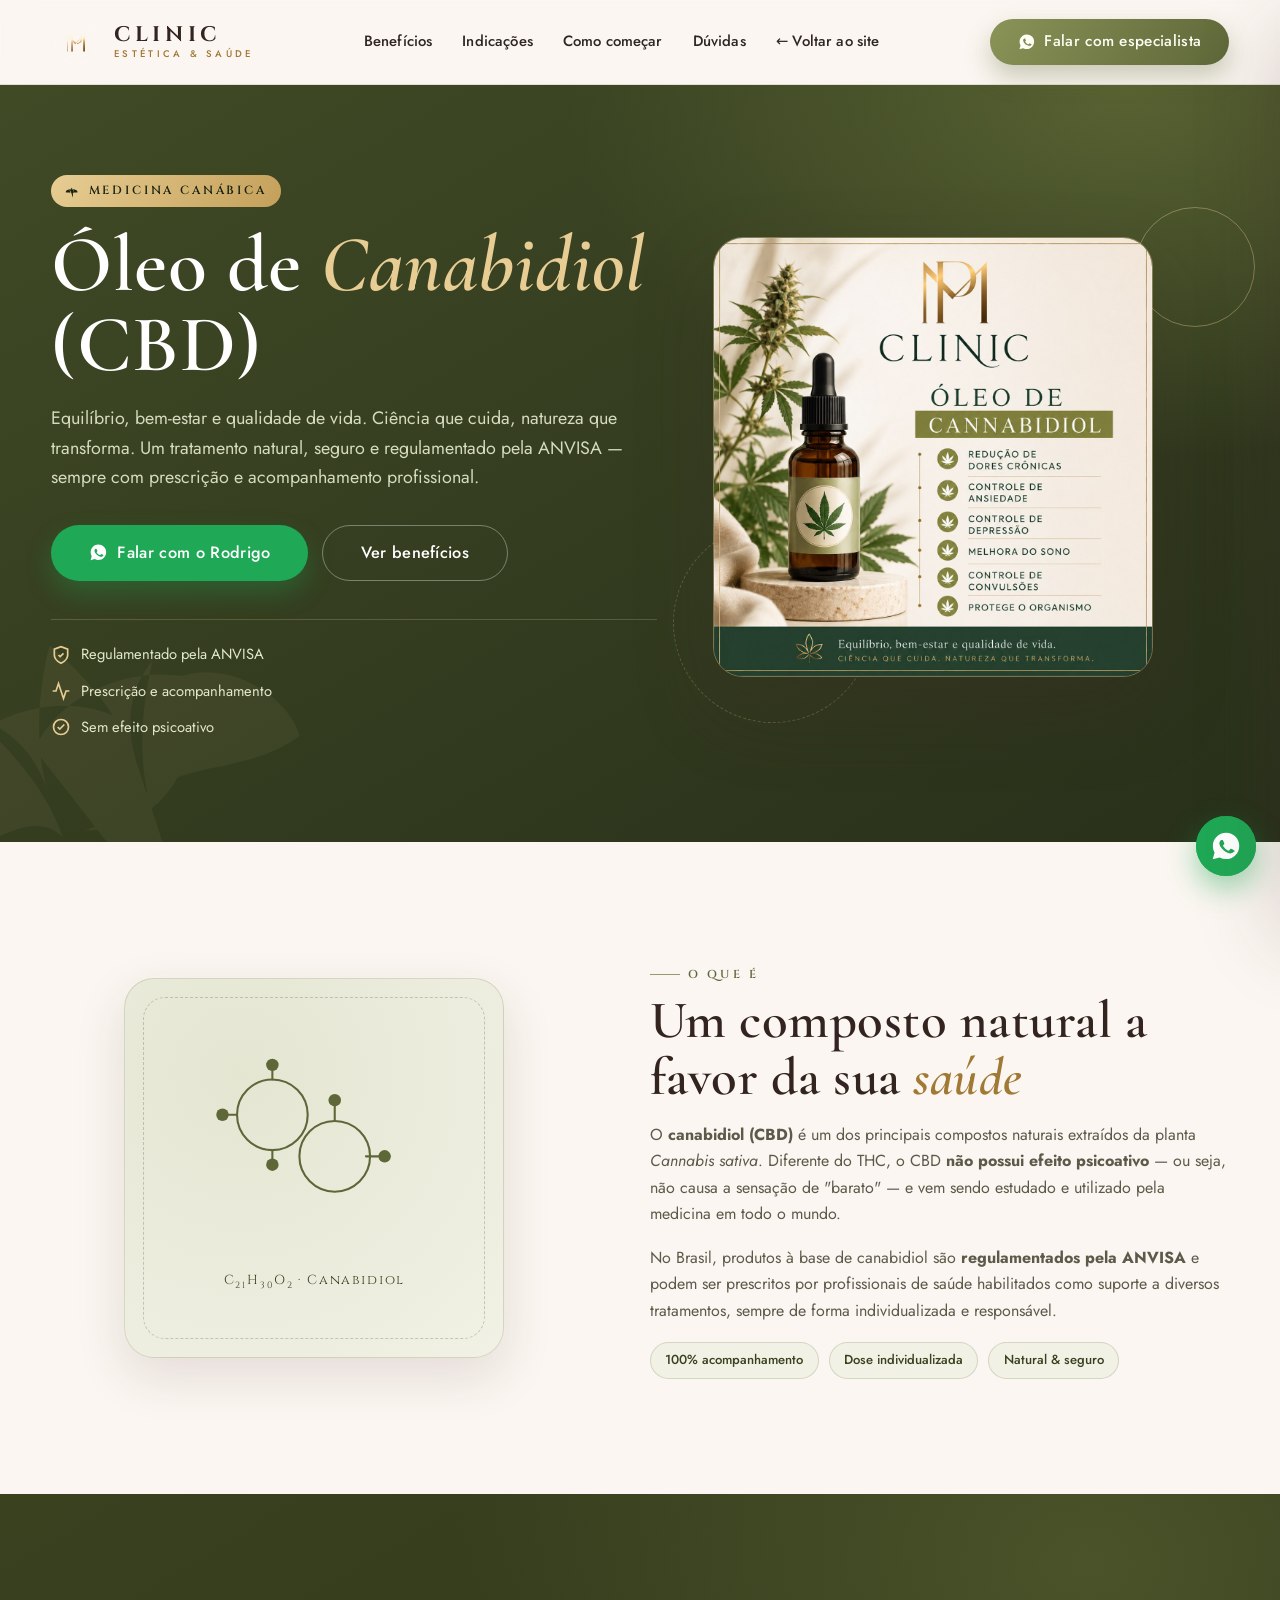
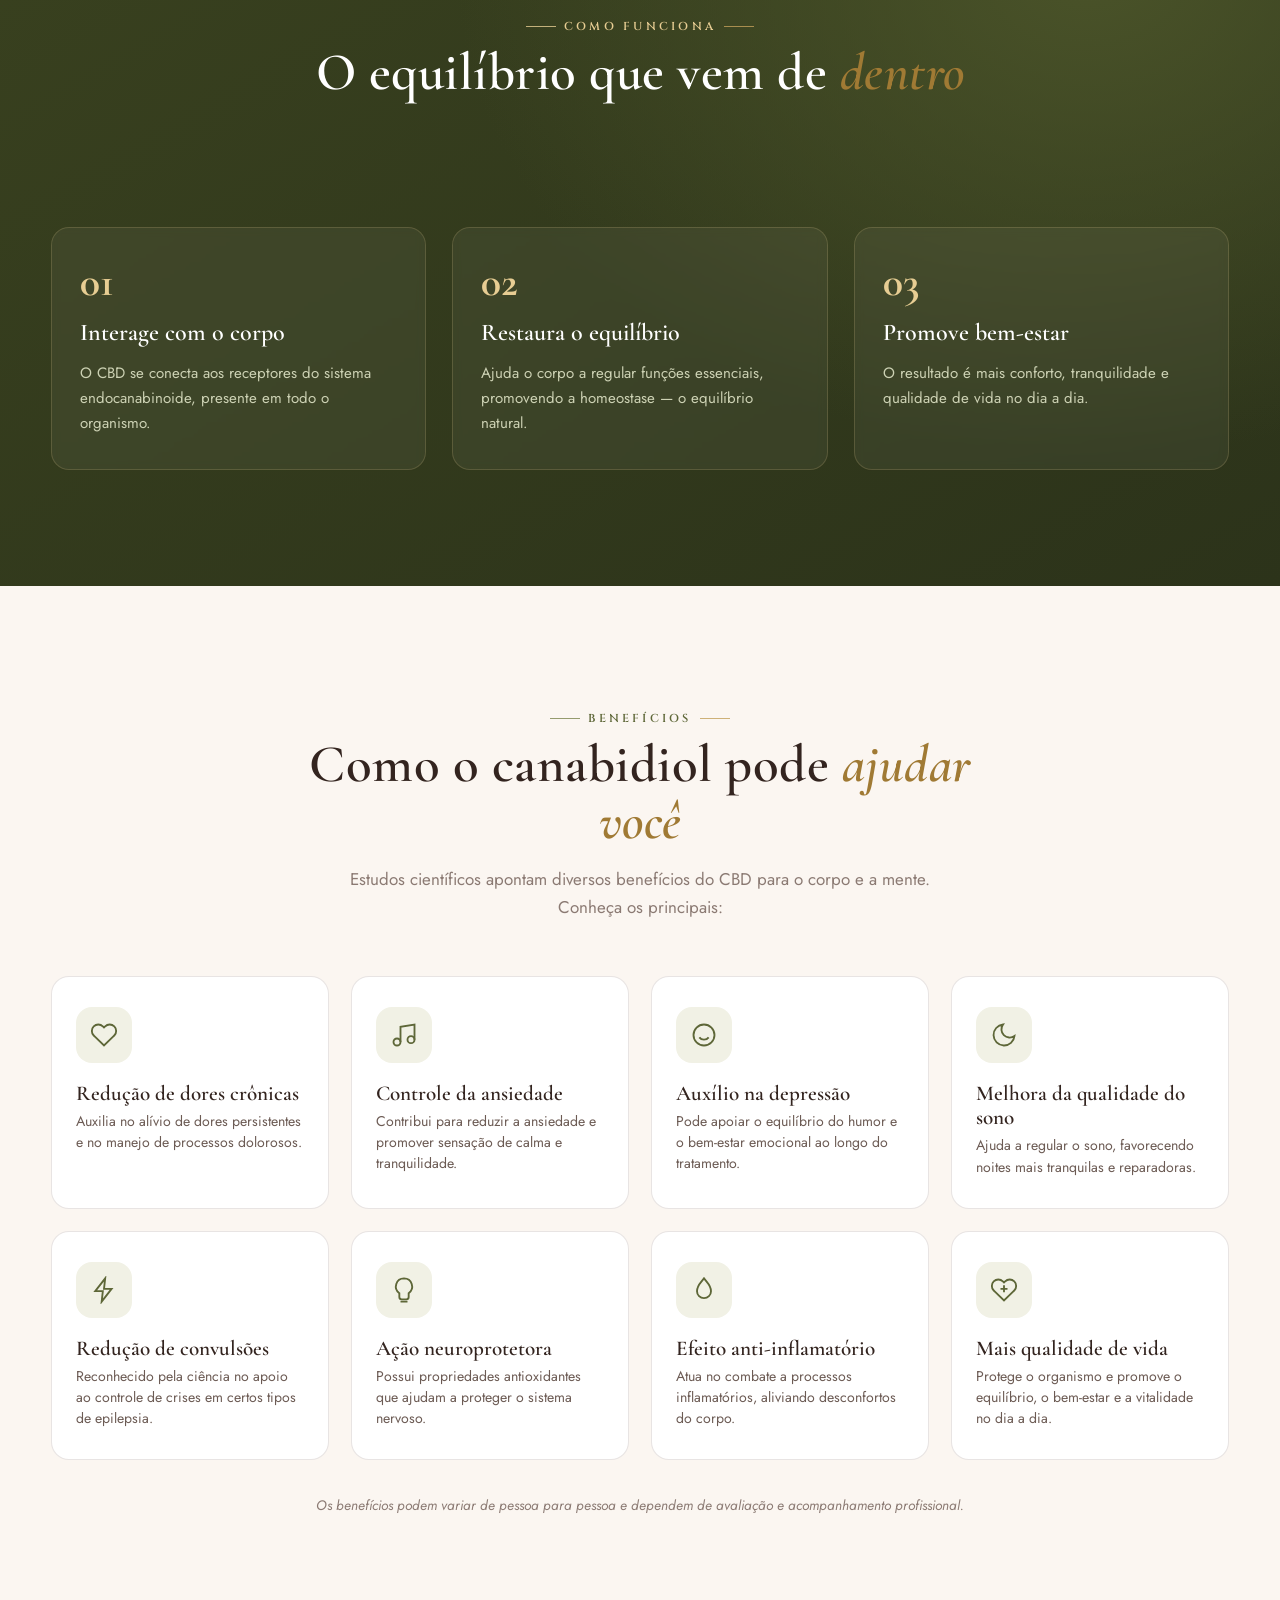
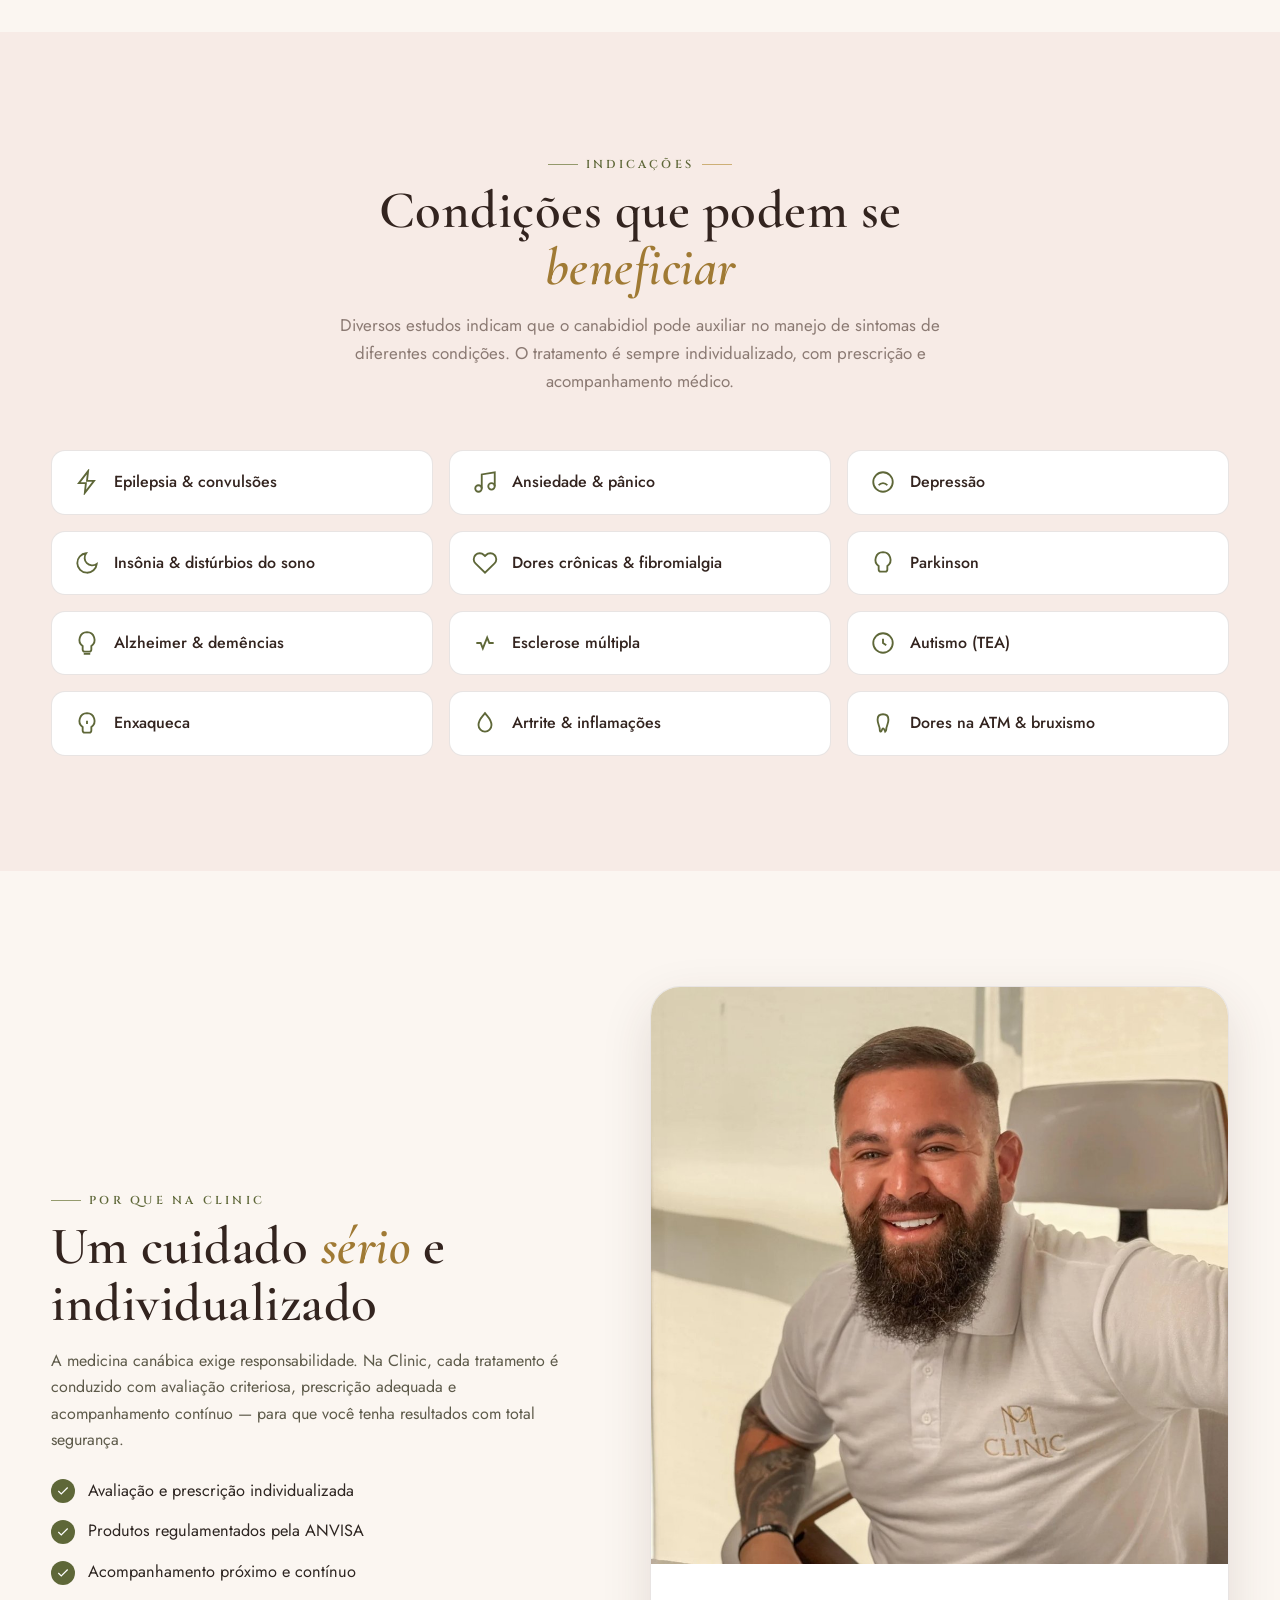
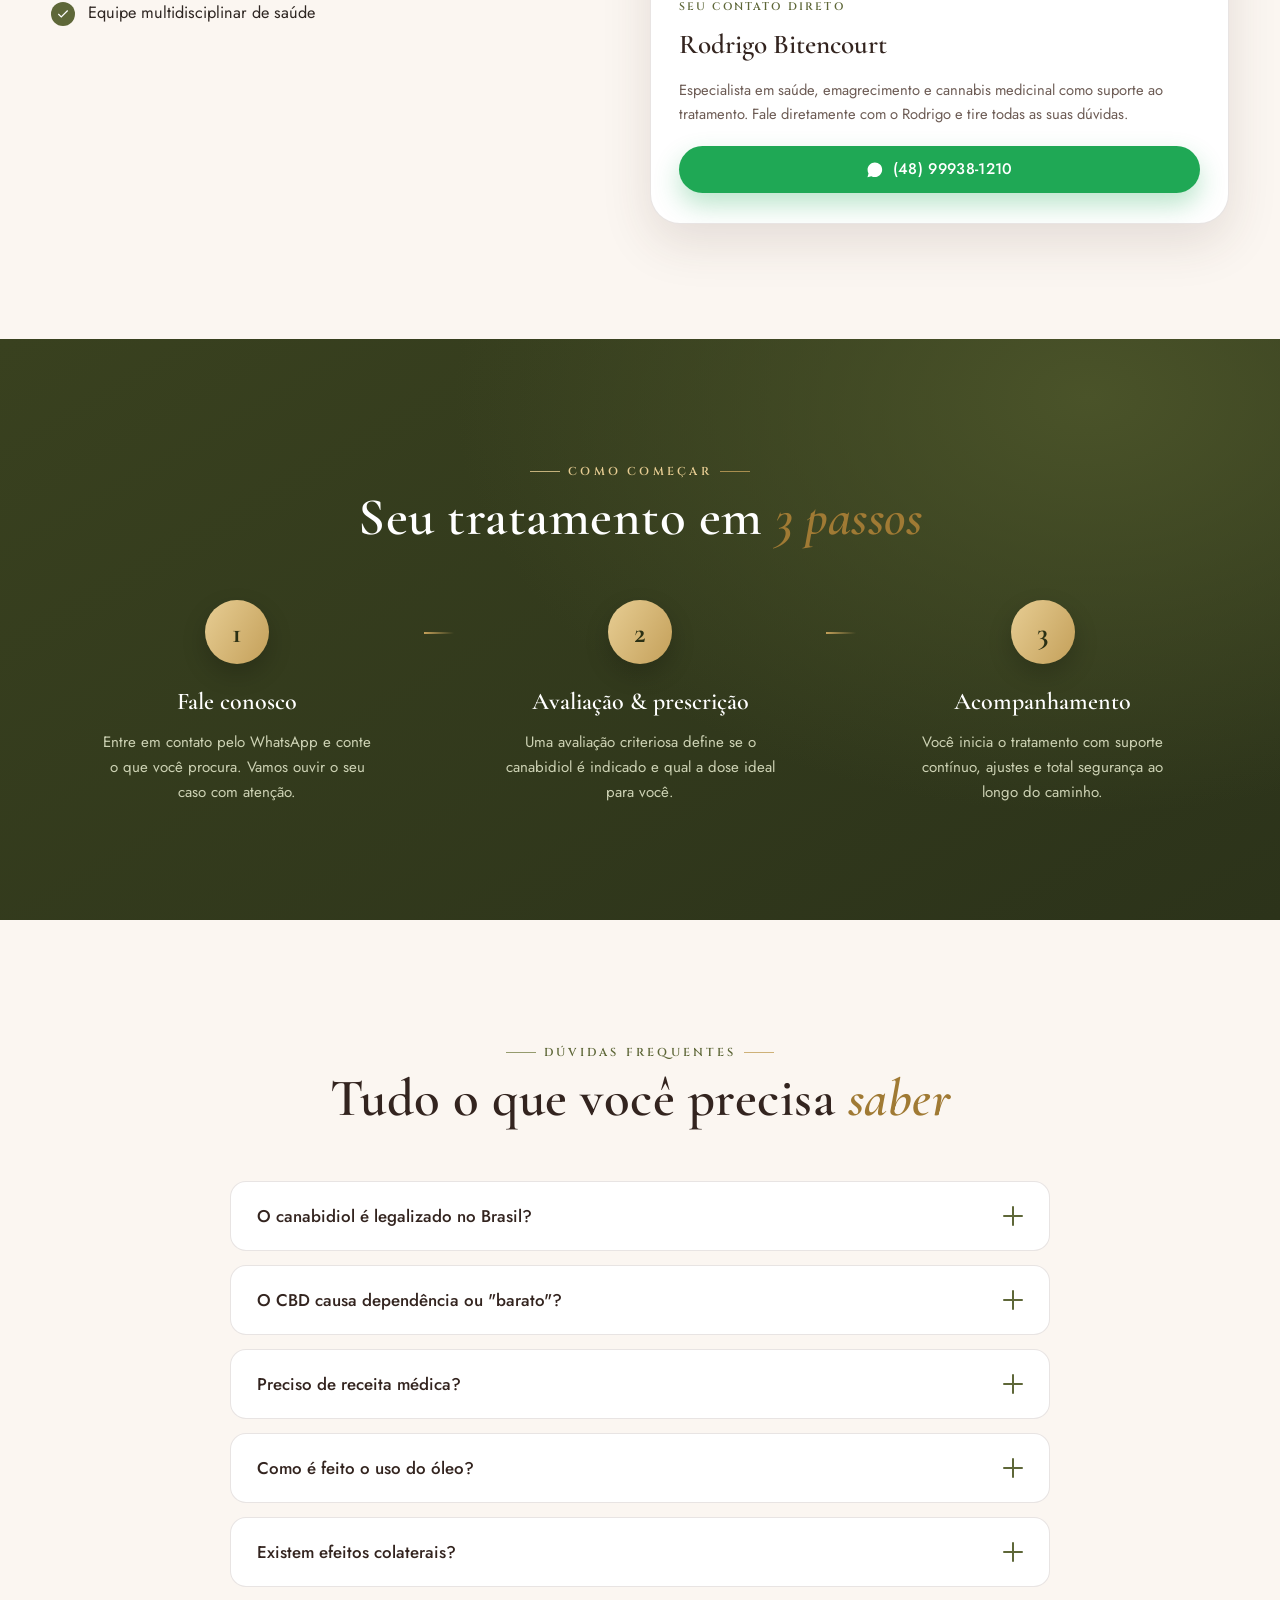
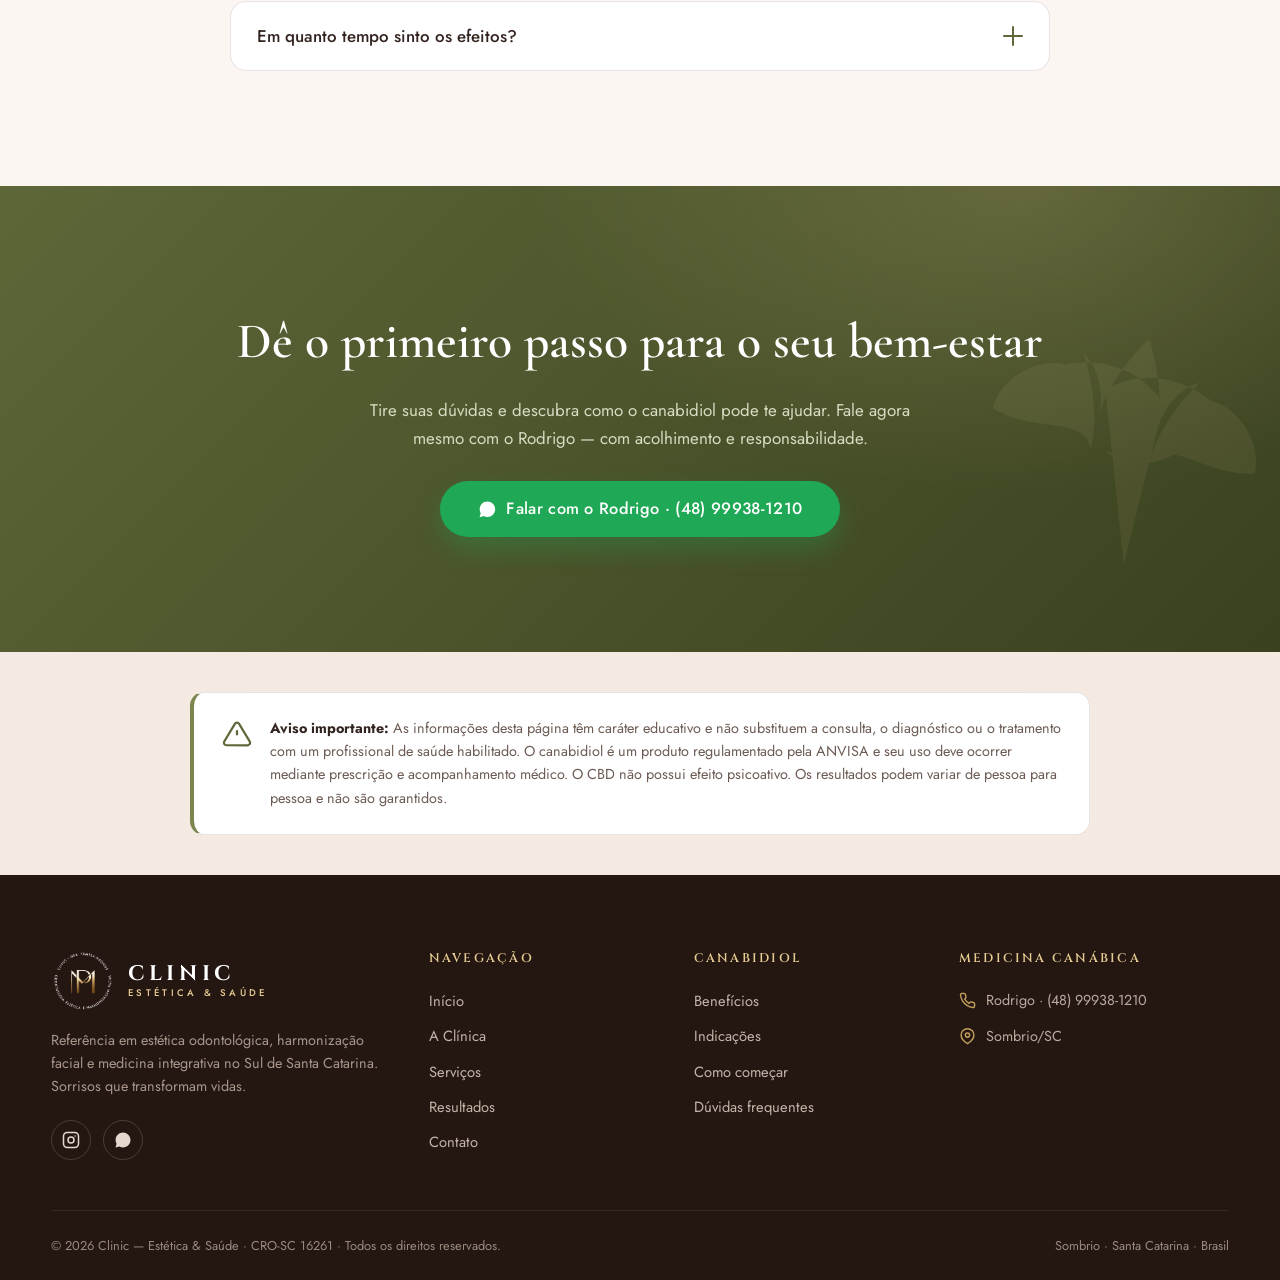
<file: canabidiol.html>
<!DOCTYPE html>
<html lang="pt-BR">
<head>
<!-- Google Tag Manager -->
<script>(function(w,d,s,l,i){w[l]=w[l]||[];w[l].push({'gtm.start':
new Date().getTime(),event:'gtm.js'});var f=d.getElementsByTagName(s)[0],
j=d.createElement(s),dl=l!='dataLayer'?'&l='+l:'';j.async=true;j.src=
'https://www.googletagmanager.com/gtm.js?id='+i+dl;f.parentNode.insertBefore(j,f);
})(window,document,'script','dataLayer','GTM-MMP8KHBN');</script>
<!-- End Google Tag Manager -->
<!-- Google Ads (gtag.js) — conversão no clique do WhatsApp -->
<script async src="https://www.googletagmanager.com/gtag/js?id=AW-18263034538"></script>
<script>
  window.dataLayer = window.dataLayer || [];
  function gtag(){dataLayer.push(arguments);}
  gtag('js', new Date());
  gtag('config', 'AW-18263034538');
  document.addEventListener('click', function(e){
    var a = e.target.closest ? e.target.closest('a[href*="wa.me"], a[href*="api.whatsapp"]') : null;
    if (a && typeof gtag === 'function') {
      gtag('event', 'conversion', {'send_to': 'AW-18263034538/WMYICIeux8gcEKqVv4RE'});
    }
  }, true);
</script>
<meta charset="UTF-8">
<meta name="viewport" content="width=device-width, initial-scale=1.0">
<title>Medicina Canábica · Óleo de Canabidiol (CBD) | Clinic — Sombrio/SC</title>
<meta name="description" content="Tratamento com óleo de canabidiol (CBD) na Clinic — Sombrio/SC. Entenda os benefícios e as condições que podem ser beneficiadas, com prescrição e acompanhamento. Fale com o Rodrigo.">
<meta name="theme-color" content="#39411F">
<meta property="og:title" content="Medicina Canábica · Óleo de Canabidiol (CBD) | Clinic">
<meta property="og:description" content="Equilíbrio, bem-estar e qualidade de vida. Ciência que cuida, natureza que transforma.">
<meta property="og:type" content="website">
<meta property="og:url" content="https://clinicsombrio.com/canabidiol.html">
<meta property="og:image" content="https://clinicsombrio.com/assets/img/canabidiol.jpg">
<meta property="og:locale" content="pt_BR">
<link rel="canonical" href="https://clinicsombrio.com/canabidiol.html">
<link rel="icon" type="image/png" href="assets/img/favicon.png">
<link rel="apple-touch-icon" href="assets/img/apple-touch-icon.png">
<link rel="preconnect" href="https://fonts.googleapis.com">
<link rel="preconnect" href="https://fonts.gstatic.com" crossorigin>
<link href="https://fonts.googleapis.com/css2?family=Cinzel:wght@500;600;700&family=Cormorant+Garamond:ital,wght@0,400;0,500;0,600;0,700;1,400;1,500;1,600&family=Jost:wght@300;400;500;600&display=swap" rel="stylesheet">
<link rel="stylesheet" href="css/styles.css">
<link rel="stylesheet" href="css/canabidiol.css">
</head>
<body class="cbd-page">
<!-- Google Tag Manager (noscript) -->
<noscript><iframe src="https://www.googletagmanager.com/ns.html?id=GTM-MMP8KHBN"
height="0" width="0" style="display:none;visibility:hidden"></iframe></noscript>
<!-- End Google Tag Manager (noscript) -->

<!-- ============ HEADER ============ -->
<header class="header" id="header">
  <div class="container header__inner">
    <a class="brand" href="index.html" aria-label="Clinic — início">
      <img class="brand__badge" src="assets/img/logo-clinic.png" alt="Logo Clinic">
      <span class="brand__txt">
        <span class="brand__name">CLINIC</span>
        <span class="brand__tag">Estética &amp; Saúde</span>
      </span>
    </a>
    <nav class="nav" aria-label="Navegação principal">
      <ul class="nav__list">
        <li><a class="nav__link" href="#beneficios">Benefícios</a></li>
        <li><a class="nav__link" href="#condicoes">Indicações</a></li>
        <li><a class="nav__link" href="#como-comecar">Como começar</a></li>
        <li><a class="nav__link" href="#faq">Dúvidas</a></li>
        <li><a class="nav__link" href="index.html">← Voltar ao site</a></li>
      </ul>
    </nav>
    <div class="header__actions">
      <a class="btn btn--cbd btn--header" href="https://wa.me/5548999381210?text=Ol%C3%A1%2C%20Rodrigo!%20Vim%20pelo%20site%20e%20gostaria%20de%20saber%20mais%20sobre%20o%20tratamento%20com%20Canabidiol%20(Medicina%20Can%C3%A1bica)." target="_blank" rel="noopener">
        <svg viewBox="0 0 24 24" fill="currentColor"><path d="M12.04 2C6.58 2 2.13 6.45 2.13 11.91c0 1.75.46 3.45 1.32 4.95L2 22l5.25-1.38a9.9 9.9 0 004.79 1.22h.01c5.46 0 9.9-4.45 9.9-9.91 0-2.65-1.03-5.14-2.9-7.01A9.82 9.82 0 0012.04 2zm5.8 14.15c-.24.68-1.4 1.3-1.94 1.34-.5.05-.95.23-3.2-.67-2.7-1.06-4.42-3.8-4.55-3.98-.13-.18-1.1-1.46-1.1-2.78 0-1.32.7-1.97.94-2.24.24-.27.53-.34.7-.34.18 0 .35 0 .5.01.16.01.38-.06.6.46.24.55.8 1.9.87 2.04.07.14.12.3.02.48-.1.18-.15.3-.3.46-.14.18-.3.4-.43.53-.14.14-.29.29-.12.57.17.27.74 1.22 1.6 1.98 1.1.98 2.02 1.28 2.3 1.42.28.14.45.12.62-.07.17-.18.71-.83.9-1.11.18-.27.37-.23.62-.14.25.1 1.6.76 1.87.9.27.14.45.2.52.32.07.12.07.7-.17 1.38z"/></svg>
        Falar com especialista
      </a>
      <button class="menu-toggle" id="menuToggle" aria-label="Abrir menu" aria-expanded="false"><span></span></button>
    </div>
  </div>
</header>

<div class="nav-overlay" id="navOverlay"></div>
<aside class="mobile-nav" id="mobileNav" aria-label="Menu">
  <a href="#beneficios">Benefícios <span>→</span></a>
  <a href="#condicoes">Indicações <span>→</span></a>
  <a href="#como-comecar">Como começar <span>→</span></a>
  <a href="#faq">Dúvidas <span>→</span></a>
  <a href="index.html">← Voltar ao site <span></span></a>
  <a class="btn btn--cbd" href="https://wa.me/5548999381210?text=Ol%C3%A1%2C%20Rodrigo!%20Vim%20pelo%20site%20e%20gostaria%20de%20saber%20mais%20sobre%20o%20tratamento%20com%20Canabidiol%20(Medicina%20Can%C3%A1bica)." target="_blank" rel="noopener" style="justify-content:center">Falar com Rodrigo</a>
</aside>

<main>

<!-- ============ HERO ============ -->
<section class="cbd-hero" id="inicio">
  <svg class="cbd-hero__leaf" viewBox="0 0 24 24" fill="currentColor"><path d="M12 22V11c-2-2-5-2-7-1 0 3 3 5 6 5-3 0-6-2-6-5-2 0-4 2-4 4 3 1 6-1 7 1 0-3-2-6-2-6s2 1 2 4c0-3 2-6 2-6s2 3 2 6c0-3 2-4 2-4s-2 3-2 6c1-2 4 0 7-1 0-2-2-4-4-4 0 3-3 5-6 5 3 1 6-1 6-5-2-1-5-1-7 1z"/></svg>
  <div class="container cbd-hero__inner">
    <div class="cbd-hero__content">
      <span class="cbd-tag" data-reveal>
        <svg viewBox="0 0 24 24" fill="currentColor" width="16" height="16"><path d="M12 22V11c-2-2-5-2-7-1 0 3 3 5 6 5-3 0-6-2-6-5-2 0-4 2-4 4 3 1 6-1 7 1 0-3-2-6-2-6s2 1 2 4c0-3 2-6 2-6s2 3 2 6c0-3 2-4 2-4s-2 3-2 6c1-2 4 0 7-1 0-2-2-4-4-4 0 3-3 5-6 5 3 1 6-1 6-5-2-1-5-1-7 1z"/></svg>
        Medicina Canábica
      </span>
      <h1 class="cbd-hero__title" data-reveal data-delay="1">Óleo de <em>Canabidiol</em><br>(CBD)</h1>
      <p class="cbd-hero__lead" data-reveal data-delay="2">Equilíbrio, bem-estar e qualidade de vida. Ciência que cuida, natureza que transforma. Um tratamento natural, seguro e regulamentado pela ANVISA — sempre com prescrição e acompanhamento profissional.</p>
      <div class="cbd-hero__cta" data-reveal data-delay="3">
        <a class="btn btn--wa btn--lg" href="https://wa.me/5548999381210?text=Ol%C3%A1%2C%20Rodrigo!%20Vim%20pelo%20site%20e%20gostaria%20de%20saber%20mais%20sobre%20o%20tratamento%20com%20Canabidiol%20(Medicina%20Can%C3%A1bica)." target="_blank" rel="noopener">
          <svg viewBox="0 0 24 24" fill="currentColor"><path d="M12.04 2C6.58 2 2.13 6.45 2.13 11.91c0 1.75.46 3.45 1.32 4.95L2 22l5.25-1.38a9.9 9.9 0 004.79 1.22h.01c5.46 0 9.9-4.45 9.9-9.91 0-2.65-1.03-5.14-2.9-7.01A9.82 9.82 0 0012.04 2zm5.8 14.15c-.24.68-1.4 1.3-1.94 1.34-.5.05-.95.23-3.2-.67-2.7-1.06-4.42-3.8-4.55-3.98-.13-.18-1.1-1.46-1.1-2.78 0-1.32.7-1.97.94-2.24.24-.27.53-.34.7-.34.18 0 .35 0 .5.01.16.01.38-.06.6.46.24.55.8 1.9.87 2.04.07.14.12.3.02.48-.1.18-.15.3-.3.46-.14.18-.3.4-.43.53-.14.14-.29.29-.12.57.17.27.74 1.22 1.6 1.98 1.1.98 2.02 1.28 2.3 1.42.28.14.45.12.62-.07.17-.18.71-.83.9-1.11.18-.27.37-.23.62-.14.25.1 1.6.76 1.87.9.27.14.45.2.52.32.07.12.07.7-.17 1.38z"/></svg>
          Falar com o Rodrigo
        </a>
        <a class="btn btn--ghost btn--lg" href="#beneficios">Ver benefícios</a>
      </div>
      <div class="cbd-hero__trust" data-reveal data-delay="4">
        <span><svg viewBox="0 0 24 24" fill="none" stroke="currentColor" stroke-width="2"><path d="M12 22s8-4 8-10V5l-8-3-8 3v7c0 6 8 10 8 10z"/><path d="M9 12l2 2 4-4"/></svg> Regulamentado pela ANVISA</span>
        <span><svg viewBox="0 0 24 24" fill="none" stroke="currentColor" stroke-width="2"><path d="M22 12h-4l-3 9L9 3l-3 9H2"/></svg> Prescrição e acompanhamento</span>
        <span><svg viewBox="0 0 24 24" fill="none" stroke="currentColor" stroke-width="2"><circle cx="12" cy="12" r="9"/><path d="M8 12l2.5 2.5L16 9"/></svg> Sem efeito psicoativo</span>
      </div>
    </div>
    <div class="cbd-hero__media" data-reveal data-delay="2">
      <span class="ring ring--1"></span>
      <span class="ring ring--2"></span>
      <img src="assets/img/canabidiol.jpg" alt="Óleo de Canabidiol — Clinic">
    </div>
  </div>
</section>

<!-- ============ O QUE É ============ -->
<section class="section o-que-e">
  <div class="container split">
    <div class="split__media" data-reveal>
      <div class="molecule-card">
        <svg class="molecule" viewBox="0 0 200 200" fill="none" stroke="currentColor">
          <circle cx="60" cy="70" r="34" stroke-width="2"/>
          <circle cx="120" cy="110" r="34" stroke-width="2"/>
          <path d="M60 36v-14M60 104v14M26 70H12M154 110h14M120 76V60M150 110h12" stroke-width="2" stroke-linecap="round"/>
          <circle cx="60" cy="22" r="6" fill="currentColor" stroke="none"/>
          <circle cx="60" cy="118" r="6" fill="currentColor" stroke="none"/>
          <circle cx="12" cy="70" r="6" fill="currentColor" stroke="none"/>
          <circle cx="168" cy="110" r="6" fill="currentColor" stroke="none"/>
          <circle cx="120" cy="56" r="6" fill="currentColor" stroke="none"/>
        </svg>
        <span class="molecule-card__label">C<sub>21</sub>H<sub>30</sub>O<sub>2</sub> · Canabidiol</span>
      </div>
    </div>
    <div class="split__content">
      <span class="eyebrow eyebrow--olive" data-reveal>O que é</span>
      <h2 class="section-title" data-reveal data-delay="1">Um composto natural a favor da sua <em>saúde</em></h2>
      <p data-reveal data-delay="2">O <strong>canabidiol (CBD)</strong> é um dos principais compostos naturais extraídos da planta <em>Cannabis sativa</em>. Diferente do THC, o CBD <strong>não possui efeito psicoativo</strong> — ou seja, não causa a sensação de "barato" — e vem sendo estudado e utilizado pela medicina em todo o mundo.</p>
      <p data-reveal data-delay="2">No Brasil, produtos à base de canabidiol são <strong>regulamentados pela ANVISA</strong> e podem ser prescritos por profissionais de saúde habilitados como suporte a diversos tratamentos, sempre de forma individualizada e responsável.</p>
      <div class="pill-row" data-reveal data-delay="3">
        <span class="pill">100% acompanhamento</span>
        <span class="pill">Dose individualizada</span>
        <span class="pill">Natural &amp; seguro</span>
      </div>
    </div>
  </div>
</section>

<!-- ============ COMO FUNCIONA ============ -->
<section class="section section--olive como-funciona">
  <div class="container">
    <div class="section-head center">
      <span class="eyebrow eyebrow--gold center" data-reveal>Como funciona</span>
      <h2 class="section-title light" data-reveal data-delay="1">O equilíbrio que vem de <em>dentro</em></h2>
      <p class="section-lead light" data-reveal data-delay="2">O canabidiol atua no <strong>sistema endocanabinoide</strong> — uma rede natural do nosso corpo responsável por regular sono, humor, dor, apetite e resposta ao estresse.</p>
    </div>
    <div class="how__grid">
      <div class="how" data-reveal>
        <span class="how__num">01</span>
        <h3>Interage com o corpo</h3>
        <p>O CBD se conecta aos receptores do sistema endocanabinoide, presente em todo o organismo.</p>
      </div>
      <div class="how" data-reveal data-delay="1">
        <span class="how__num">02</span>
        <h3>Restaura o equilíbrio</h3>
        <p>Ajuda o corpo a regular funções essenciais, promovendo a homeostase — o equilíbrio natural.</p>
      </div>
      <div class="how" data-reveal data-delay="2">
        <span class="how__num">03</span>
        <h3>Promove bem-estar</h3>
        <p>O resultado é mais conforto, tranquilidade e qualidade de vida no dia a dia.</p>
      </div>
    </div>
  </div>
</section>

<!-- ============ BENEFÍCIOS ============ -->
<section class="section beneficios" id="beneficios">
  <div class="container">
    <div class="section-head center">
      <span class="eyebrow eyebrow--olive center" data-reveal>Benefícios</span>
      <h2 class="section-title" data-reveal data-delay="1">Como o canabidiol pode <em>ajudar você</em></h2>
      <p class="section-lead" data-reveal data-delay="2">Estudos científicos apontam diversos benefícios do CBD para o corpo e a mente. Conheça os principais:</p>
    </div>
    <div class="benefit__grid">
      <article class="benefit" data-reveal>
        <span class="benefit__icon"><svg viewBox="0 0 24 24" fill="none" stroke="currentColor" stroke-width="1.6"><path d="M20.8 4.6a5.5 5.5 0 00-7.8 0L12 5.6l-1-1a5.5 5.5 0 00-7.8 7.8l1 1L12 21l7.8-7.6 1-1a5.5 5.5 0 000-7.8z"/></svg></span>
        <h3>Redução de dores crônicas</h3>
        <p>Auxilia no alívio de dores persistentes e no manejo de processos dolorosos.</p>
      </article>
      <article class="benefit" data-reveal data-delay="1">
        <span class="benefit__icon"><svg viewBox="0 0 24 24" fill="none" stroke="currentColor" stroke-width="1.6"><path d="M9 18V5l12-2v13"/><circle cx="6" cy="18" r="3"/><circle cx="18" cy="16" r="3"/></svg></span>
        <h3>Controle da ansiedade</h3>
        <p>Contribui para reduzir a ansiedade e promover sensação de calma e tranquilidade.</p>
      </article>
      <article class="benefit" data-reveal data-delay="2">
        <span class="benefit__icon"><svg viewBox="0 0 24 24" fill="none" stroke="currentColor" stroke-width="1.6"><circle cx="12" cy="12" r="9"/><path d="M8 14s1.5 2 4 2 4-2 4-2M9 9h.01M15 9h.01"/></svg></span>
        <h3>Auxílio na depressão</h3>
        <p>Pode apoiar o equilíbrio do humor e o bem-estar emocional ao longo do tratamento.</p>
      </article>
      <article class="benefit" data-reveal data-delay="3">
        <span class="benefit__icon"><svg viewBox="0 0 24 24" fill="none" stroke="currentColor" stroke-width="1.6"><path d="M21 12.8A9 9 0 1111.2 3a7 7 0 009.8 9.8z"/></svg></span>
        <h3>Melhora da qualidade do sono</h3>
        <p>Ajuda a regular o sono, favorecendo noites mais tranquilas e reparadoras.</p>
      </article>
      <article class="benefit" data-reveal>
        <span class="benefit__icon"><svg viewBox="0 0 24 24" fill="none" stroke="currentColor" stroke-width="1.6"><path d="M13 2L4.5 13H11l-1 9 8.5-11H12z"/></svg></span>
        <h3>Redução de convulsões</h3>
        <p>Reconhecido pela ciência no apoio ao controle de crises em certos tipos de epilepsia.</p>
      </article>
      <article class="benefit" data-reveal data-delay="1">
        <span class="benefit__icon"><svg viewBox="0 0 24 24" fill="none" stroke="currentColor" stroke-width="1.6"><path d="M12 2a7 7 0 00-4 12.7V18a2 2 0 002 2h4a2 2 0 002-2v-3.3A7 7 0 0012 2z"/><path d="M9 22h6"/></svg></span>
        <h3>Ação neuroprotetora</h3>
        <p>Possui propriedades antioxidantes que ajudam a proteger o sistema nervoso.</p>
      </article>
      <article class="benefit" data-reveal data-delay="2">
        <span class="benefit__icon"><svg viewBox="0 0 24 24" fill="none" stroke="currentColor" stroke-width="1.6"><path d="M12 2C9 6 6 8 6 13a6 6 0 0012 0c0-5-3-7-6-11z"/></svg></span>
        <h3>Efeito anti-inflamatório</h3>
        <p>Atua no combate a processos inflamatórios, aliviando desconfortos do corpo.</p>
      </article>
      <article class="benefit" data-reveal data-delay="3">
        <span class="benefit__icon"><svg viewBox="0 0 24 24" fill="none" stroke="currentColor" stroke-width="1.6"><path d="M20.8 4.6a5.5 5.5 0 00-7.8 0L12 5.6l-1-1a5.5 5.5 0 00-7.8 7.8l1 1L12 21l7.8-7.6 1-1a5.5 5.5 0 000-7.8z"/><path d="M12 8v6M9 11h6"/></svg></span>
        <h3>Mais qualidade de vida</h3>
        <p>Protege o organismo e promove o equilíbrio, o bem-estar e a vitalidade no dia a dia.</p>
      </article>
    </div>
    <p class="note" data-reveal>Os benefícios podem variar de pessoa para pessoa e dependem de avaliação e acompanhamento profissional.</p>
  </div>
</section>

<!-- ============ CONDIÇÕES ============ -->
<section class="section section--rose condicoes" id="condicoes">
  <div class="container">
    <div class="section-head center">
      <span class="eyebrow eyebrow--olive center" data-reveal>Indicações</span>
      <h2 class="section-title" data-reveal data-delay="1">Condições que podem se <em>beneficiar</em></h2>
      <p class="section-lead" data-reveal data-delay="2">Diversos estudos indicam que o canabidiol pode auxiliar no manejo de sintomas de diferentes condições. O tratamento é sempre individualizado, com prescrição e acompanhamento médico.</p>
    </div>
    <div class="condition__grid">
      <span class="condition" data-reveal><svg viewBox="0 0 24 24" fill="none" stroke="currentColor" stroke-width="1.7"><path d="M13 2L4.5 13H11l-1 9 8.5-11H12z"/></svg>Epilepsia &amp; convulsões</span>
      <span class="condition" data-reveal data-delay="1"><svg viewBox="0 0 24 24" fill="none" stroke="currentColor" stroke-width="1.7"><path d="M9 18V5l12-2v13"/><circle cx="6" cy="18" r="3"/><circle cx="18" cy="16" r="3"/></svg>Ansiedade &amp; pânico</span>
      <span class="condition" data-reveal data-delay="2"><svg viewBox="0 0 24 24" fill="none" stroke="currentColor" stroke-width="1.7"><circle cx="12" cy="12" r="9"/><path d="M8 15s1.5-2 4-2 4 2 4 2M9 9h.01M15 9h.01"/></svg>Depressão</span>
      <span class="condition" data-reveal data-delay="3"><svg viewBox="0 0 24 24" fill="none" stroke="currentColor" stroke-width="1.7"><path d="M21 12.8A9 9 0 1111.2 3a7 7 0 009.8 9.8z"/></svg>Insônia &amp; distúrbios do sono</span>
      <span class="condition" data-reveal><svg viewBox="0 0 24 24" fill="none" stroke="currentColor" stroke-width="1.7"><path d="M20.8 4.6a5.5 5.5 0 00-7.8 0L12 5.6l-1-1a5.5 5.5 0 00-7.8 7.8L12 21l8.8-8.6a5.5 5.5 0 000-7.8z"/></svg>Dores crônicas &amp; fibromialgia</span>
      <span class="condition" data-reveal data-delay="1"><svg viewBox="0 0 24 24" fill="none" stroke="currentColor" stroke-width="1.7"><path d="M12 2a7 7 0 00-4 12.7V18a2 2 0 002 2h4a2 2 0 002-2v-3.3A7 7 0 0012 2z"/></svg>Parkinson</span>
      <span class="condition" data-reveal data-delay="2"><svg viewBox="0 0 24 24" fill="none" stroke="currentColor" stroke-width="1.7"><path d="M12 2a7 7 0 00-4 12.7V18a2 2 0 002 2h4a2 2 0 002-2v-3.3A7 7 0 0012 2z"/><path d="M9 22h6"/></svg>Alzheimer &amp; demências</span>
      <span class="condition" data-reveal data-delay="3"><svg viewBox="0 0 24 24" fill="none" stroke="currentColor" stroke-width="1.7"><path d="M4 12h4l2 5 4-10 2 5h4"/></svg>Esclerose múltipla</span>
      <span class="condition" data-reveal><svg viewBox="0 0 24 24" fill="none" stroke="currentColor" stroke-width="1.7"><circle cx="12" cy="12" r="9"/><path d="M12 8v4l3 2"/></svg>Autismo (TEA)</span>
      <span class="condition" data-reveal data-delay="1"><svg viewBox="0 0 24 24" fill="none" stroke="currentColor" stroke-width="1.7"><path d="M12 2a7 7 0 00-4 12.7V18a2 2 0 002 2h4a2 2 0 002-2v-3.3A7 7 0 0012 2z"/><path d="M12 9v3"/></svg>Enxaqueca</span>
      <span class="condition" data-reveal data-delay="2"><svg viewBox="0 0 24 24" fill="none" stroke="currentColor" stroke-width="1.7"><path d="M12 2C9 6 6 8 6 13a6 6 0 0012 0c0-5-3-7-6-11z"/></svg>Artrite &amp; inflamações</span>
      <span class="condition" data-reveal data-delay="3"><svg viewBox="0 0 24 24" fill="none" stroke="currentColor" stroke-width="1.7"><path d="M12 3c3 0 5 2 5 5 0 4-2 6-2 9 0 1-1 2-1 2s-1-3-2-3-1 3-2 3-1-1-1-2c0-3-2-5-2-9 0-3 2-5 5-5z"/></svg>Dores na ATM &amp; bruxismo</span>
    </div>
  </div>
</section>

<!-- ============ POR QUE NA CLINIC ============ -->
<section class="section porque">
  <div class="container split">
    <div class="split__content">
      <span class="eyebrow eyebrow--olive" data-reveal>Por que na Clinic</span>
      <h2 class="section-title" data-reveal data-delay="1">Um cuidado <em>sério</em> e individualizado</h2>
      <p data-reveal data-delay="2">A medicina canábica exige responsabilidade. Na Clinic, cada tratamento é conduzido com avaliação criteriosa, prescrição adequada e acompanhamento contínuo — para que você tenha resultados com total segurança.</p>
      <ul class="why-list">
        <li data-reveal data-delay="2"><svg viewBox="0 0 24 24" fill="none" stroke="currentColor" stroke-width="2"><path d="M20 6L9 17l-5-5"/></svg> Avaliação e prescrição individualizada</li>
        <li data-reveal data-delay="2"><svg viewBox="0 0 24 24" fill="none" stroke="currentColor" stroke-width="2"><path d="M20 6L9 17l-5-5"/></svg> Produtos regulamentados pela ANVISA</li>
        <li data-reveal data-delay="3"><svg viewBox="0 0 24 24" fill="none" stroke="currentColor" stroke-width="2"><path d="M20 6L9 17l-5-5"/></svg> Acompanhamento próximo e contínuo</li>
        <li data-reveal data-delay="3"><svg viewBox="0 0 24 24" fill="none" stroke="currentColor" stroke-width="2"><path d="M20 6L9 17l-5-5"/></svg> Equipe multidisciplinar de saúde</li>
      </ul>
    </div>
    <aside class="specialist-card" data-reveal data-delay="1">
      <img src="assets/img/rodrigo.jpg" alt="Rodrigo Bitencourt">
      <div class="specialist-card__body">
        <span class="specialist-card__role">Seu contato direto</span>
        <h3>Rodrigo Bitencourt</h3>
        <p>Especialista em saúde, emagrecimento e cannabis medicinal como suporte ao tratamento. Fale diretamente com o Rodrigo e tire todas as suas dúvidas.</p>
        <a class="btn btn--wa btn--block" href="https://wa.me/5548999381210?text=Ol%C3%A1%2C%20Rodrigo!%20Vim%20pelo%20site%20e%20gostaria%20de%20saber%20mais%20sobre%20o%20tratamento%20com%20Canabidiol%20(Medicina%20Can%C3%A1bica)." target="_blank" rel="noopener">
          <svg viewBox="0 0 24 24" fill="currentColor"><path d="M12.04 2C6.58 2 2.13 6.45 2.13 11.91c0 1.75.46 3.45 1.32 4.95L2 22l5.25-1.38a9.9 9.9 0 004.79 1.22h.01c5.46 0 9.9-4.45 9.9-9.91 0-2.65-1.03-5.14-2.9-7.01A9.82 9.82 0 0012.04 2z"/></svg>
          (48) 99938-1210
        </a>
      </div>
    </aside>
  </div>
</section>

<!-- ============ COMO COMEÇAR ============ -->
<section class="section section--olive como-comecar" id="como-comecar">
  <div class="container">
    <div class="section-head center">
      <span class="eyebrow eyebrow--gold center" data-reveal>Como começar</span>
      <h2 class="section-title light" data-reveal data-delay="1">Seu tratamento em <em>3 passos</em></h2>
    </div>
    <div class="steps">
      <div class="step" data-reveal>
        <span class="step__num">1</span>
        <h3>Fale conosco</h3>
        <p>Entre em contato pelo WhatsApp e conte o que você procura. Vamos ouvir o seu caso com atenção.</p>
      </div>
      <span class="step__line" aria-hidden="true"></span>
      <div class="step" data-reveal data-delay="1">
        <span class="step__num">2</span>
        <h3>Avaliação &amp; prescrição</h3>
        <p>Uma avaliação criteriosa define se o canabidiol é indicado e qual a dose ideal para você.</p>
      </div>
      <span class="step__line" aria-hidden="true"></span>
      <div class="step" data-reveal data-delay="2">
        <span class="step__num">3</span>
        <h3>Acompanhamento</h3>
        <p>Você inicia o tratamento com suporte contínuo, ajustes e total segurança ao longo do caminho.</p>
      </div>
    </div>
  </div>
</section>

<!-- ============ FAQ ============ -->
<section class="section faq-section" id="faq">
  <div class="container narrow">
    <div class="section-head center">
      <span class="eyebrow eyebrow--olive center" data-reveal>Dúvidas frequentes</span>
      <h2 class="section-title" data-reveal data-delay="1">Tudo o que você precisa <em>saber</em></h2>
    </div>
    <div class="faq">
      <div class="faq__item" data-reveal>
        <button class="faq__q">O canabidiol é legalizado no Brasil?<span class="faq__ico"></span></button>
        <div class="faq__a"><p>Sim. A ANVISA regulamenta produtos à base de canabidiol no Brasil, que podem ser prescritos por profissionais de saúde habilitados para fins terapêuticos.</p></div>
      </div>
      <div class="faq__item" data-reveal>
        <button class="faq__q">O CBD causa dependência ou "barato"?<span class="faq__ico"></span></button>
        <div class="faq__a"><p>Não. O canabidiol é <strong>não-psicoativo</strong> e a Organização Mundial da Saúde aponta baixo potencial de dependência. O efeito psicoativo está associado ao THC, presente em quantidades mínimas ou ausentes nos produtos de CBD.</p></div>
      </div>
      <div class="faq__item" data-reveal>
        <button class="faq__q">Preciso de receita médica?<span class="faq__ico"></span></button>
        <div class="faq__a"><p>Sim. O uso é sempre feito com prescrição e acompanhamento profissional, garantindo a dose adequada, a segurança e os melhores resultados para o seu caso.</p></div>
      </div>
      <div class="faq__item" data-reveal>
        <button class="faq__q">Como é feito o uso do óleo?<span class="faq__ico"></span></button>
        <div class="faq__a"><p>A forma mais comum é o óleo administrado via sublingual, com dose individualizada definida pelo profissional de saúde de acordo com a sua necessidade.</p></div>
      </div>
      <div class="faq__item" data-reveal>
        <button class="faq__q">Existem efeitos colaterais?<span class="faq__ico"></span></button>
        <div class="faq__a"><p>O canabidiol costuma ser bem tolerado. Alguns efeitos leves — como sonolência, boca seca ou alteração de apetite — podem ocorrer e são avaliados durante o acompanhamento.</p></div>
      </div>
      <div class="faq__item" data-reveal>
        <button class="faq__q">Em quanto tempo sinto os efeitos?<span class="faq__ico"></span></button>
        <div class="faq__a"><p>Varia conforme o organismo e a condição tratada. Algumas pessoas percebem melhoras em poucos dias, outras em algumas semanas — por isso o acompanhamento é essencial.</p></div>
      </div>
    </div>
  </div>
</section>

<!-- ============ CTA ============ -->
<section class="section cbd-cta">
  <svg class="cbd-cta__leaf" viewBox="0 0 24 24" fill="currentColor"><path d="M12 22V11c-2-2-5-2-7-1 0 3 3 5 6 5-3 0-6-2-6-5-2 0-4 2-4 4 3 1 6-1 7 1 0-3-2-6-2-6s2 1 2 4c0-3 2-6 2-6s2 3 2 6c0-3 2-4 2-4s-2 3-2 6c1-2 4 0 7-1 0-2-2-4-4-4 0 3-3 5-6 5 3 1 6-1 6-5-2-1-5-1-7 1z"/></svg>
  <div class="container">
    <h2 data-reveal>Dê o primeiro passo para o seu bem-estar</h2>
    <p data-reveal data-delay="1">Tire suas dúvidas e descubra como o canabidiol pode te ajudar. Fale agora mesmo com o Rodrigo — com acolhimento e responsabilidade.</p>
    <div class="btn-row" data-reveal data-delay="2">
      <a class="btn btn--wa btn--lg" href="https://wa.me/5548999381210?text=Ol%C3%A1%2C%20Rodrigo!%20Vim%20pelo%20site%20e%20gostaria%20de%20saber%20mais%20sobre%20o%20tratamento%20com%20Canabidiol%20(Medicina%20Can%C3%A1bica)." target="_blank" rel="noopener">
        <svg viewBox="0 0 24 24" fill="currentColor"><path d="M12.04 2C6.58 2 2.13 6.45 2.13 11.91c0 1.75.46 3.45 1.32 4.95L2 22l5.25-1.38a9.9 9.9 0 004.79 1.22h.01c5.46 0 9.9-4.45 9.9-9.91 0-2.65-1.03-5.14-2.9-7.01A9.82 9.82 0 0012.04 2z"/></svg>
        Falar com o Rodrigo · (48) 99938-1210
      </a>
    </div>
  </div>
</section>

<!-- ============ DISCLAIMER ============ -->
<section class="disclaimer-wrap">
  <div class="container">
    <div class="disclaimer" data-reveal>
      <svg viewBox="0 0 24 24" fill="none" stroke="currentColor" stroke-width="1.8"><path d="M12 9v4M12 17h.01M10.3 3.9L1.8 18a2 2 0 001.7 3h17a2 2 0 001.7-3L13.7 3.9a2 2 0 00-3.4 0z"/></svg>
      <p><strong>Aviso importante:</strong> As informações desta página têm caráter educativo e não substituem a consulta, o diagnóstico ou o tratamento com um profissional de saúde habilitado. O canabidiol é um produto regulamentado pela ANVISA e seu uso deve ocorrer mediante prescrição e acompanhamento médico. O CBD não possui efeito psicoativo. Os resultados podem variar de pessoa para pessoa e não são garantidos.</p>
    </div>
  </div>
</section>

</main>

<!-- ============ FOOTER ============ -->
<footer class="footer">
  <div class="container">
    <div class="footer__grid">
      <div class="footer__brand">
        <div class="footer__badge">
          <img src="assets/img/logo-clinic.png" alt="Logo Clinic">
          <span class="brand__txt"><span class="brand__name">CLINIC</span><span class="brand__tag">Estética &amp; Saúde</span></span>
        </div>
        <p>Referência em estética odontológica, harmonização facial e medicina integrativa no Sul de Santa Catarina. Sorrisos que transformam vidas.</p>
        <div class="footer__socials">
          <a href="https://instagram.com/clinic_saudeestetica" target="_blank" rel="noopener" aria-label="Instagram"><svg viewBox="0 0 24 24" fill="none" stroke="currentColor" stroke-width="2"><rect x="2" y="2" width="20" height="20" rx="5"/><circle cx="12" cy="12" r="4"/><circle cx="17.5" cy="6.5" r="1" fill="currentColor" stroke="none"/></svg></a>
          <a href="https://wa.me/5548999450305" target="_blank" rel="noopener" aria-label="WhatsApp"><svg viewBox="0 0 24 24" fill="currentColor"><path d="M12.04 2C6.58 2 2.13 6.45 2.13 11.91c0 1.75.46 3.45 1.32 4.95L2 22l5.25-1.38a9.9 9.9 0 004.79 1.22h.01c5.46 0 9.9-4.45 9.9-9.91 0-2.65-1.03-5.14-2.9-7.01A9.82 9.82 0 0012.04 2z"/></svg></a>
        </div>
      </div>
      <div class="footer__col">
        <h4>Navegação</h4>
        <div class="footer__links">
          <a href="index.html">Início</a>
          <a href="index.html#sobre">A Clínica</a>
          <a href="index.html#servicos">Serviços</a>
          <a href="index.html#resultados">Resultados</a>
          <a href="index.html#contato">Contato</a>
        </div>
      </div>
      <div class="footer__col">
        <h4>Canabidiol</h4>
        <div class="footer__links">
          <a href="#beneficios">Benefícios</a>
          <a href="#condicoes">Indicações</a>
          <a href="#como-comecar">Como começar</a>
          <a href="#faq">Dúvidas frequentes</a>
        </div>
      </div>
      <div class="footer__col footer__contact">
        <h4>Medicina Canábica</h4>
        <p><svg viewBox="0 0 24 24" fill="none" stroke="currentColor" stroke-width="2"><path d="M22 16.9v3a2 2 0 01-2.2 2 19.8 19.8 0 01-8.6-3.1 19.5 19.5 0 01-6-6 19.8 19.8 0 01-3.1-8.6A2 2 0 014.1 2h3a2 2 0 012 1.7c.1 1 .4 1.9.7 2.8a2 2 0 01-.5 2.1L8.1 9.9a16 16 0 006 6l1.3-1.3a2 2 0 012.1-.5c.9.3 1.8.6 2.8.7a2 2 0 011.7 2z"/></svg>Rodrigo · (48) 99938-1210</p>
        <p><svg viewBox="0 0 24 24" fill="none" stroke="currentColor" stroke-width="2"><path d="M21 10c0 7-9 12-9 12s-9-5-9-12a9 9 0 0118 0z"/><circle cx="12" cy="10" r="3"/></svg>Sombrio/SC</p>
      </div>
    </div>
    <div class="footer__bottom">
      <span>© 2026 Clinic — Estética &amp; Saúde · CRO-SC 16261 · Todos os direitos reservados.</span>
      <span>Sombrio · Santa Catarina · Brasil</span>
    </div>
  </div>
</footer>

<a class="fab-wa" href="https://wa.me/5548999381210?text=Ol%C3%A1%2C%20Rodrigo!%20Vim%20pelo%20site%20e%20gostaria%20de%20saber%20mais%20sobre%20o%20tratamento%20com%20Canabidiol%20(Medicina%20Can%C3%A1bica)." target="_blank" rel="noopener" aria-label="Falar no WhatsApp">
  <svg viewBox="0 0 24 24" fill="currentColor"><path d="M12.04 2C6.58 2 2.13 6.45 2.13 11.91c0 1.75.46 3.45 1.32 4.95L2 22l5.25-1.38a9.9 9.9 0 004.79 1.22h.01c5.46 0 9.9-4.45 9.9-9.91 0-2.65-1.03-5.14-2.9-7.01A9.82 9.82 0 0012.04 2zm5.8 14.15c-.24.68-1.4 1.3-1.94 1.34-.5.05-.95.23-3.2-.67-2.7-1.06-4.42-3.8-4.55-3.98-.13-.18-1.1-1.46-1.1-2.78 0-1.32.7-1.97.94-2.24.24-.27.53-.34.7-.34.18 0 .35 0 .5.01.16.01.38-.06.6.46.24.55.8 1.9.87 2.04.07.14.12.3.02.48-.1.18-.15.3-.3.46-.14.18-.3.4-.43.53-.14.14-.29.29-.12.57.17.27.74 1.22 1.6 1.98 1.1.98 2.02 1.28 2.3 1.42.28.14.45.12.62-.07.17-.18.71-.83.9-1.11.18-.27.37-.23.62-.14.25.1 1.6.76 1.87.9.27.14.45.2.52.32.07.12.07.7-.17 1.38z"/></svg>
</a>
<button class="to-top" id="toTop" aria-label="Voltar ao topo"><svg viewBox="0 0 24 24" fill="none" stroke="currentColor" stroke-width="2"><path d="M12 19V5M6 11l6-6 6 6"/></svg></button>

<script src="js/main.js"></script>
</body>
</html>
</file>
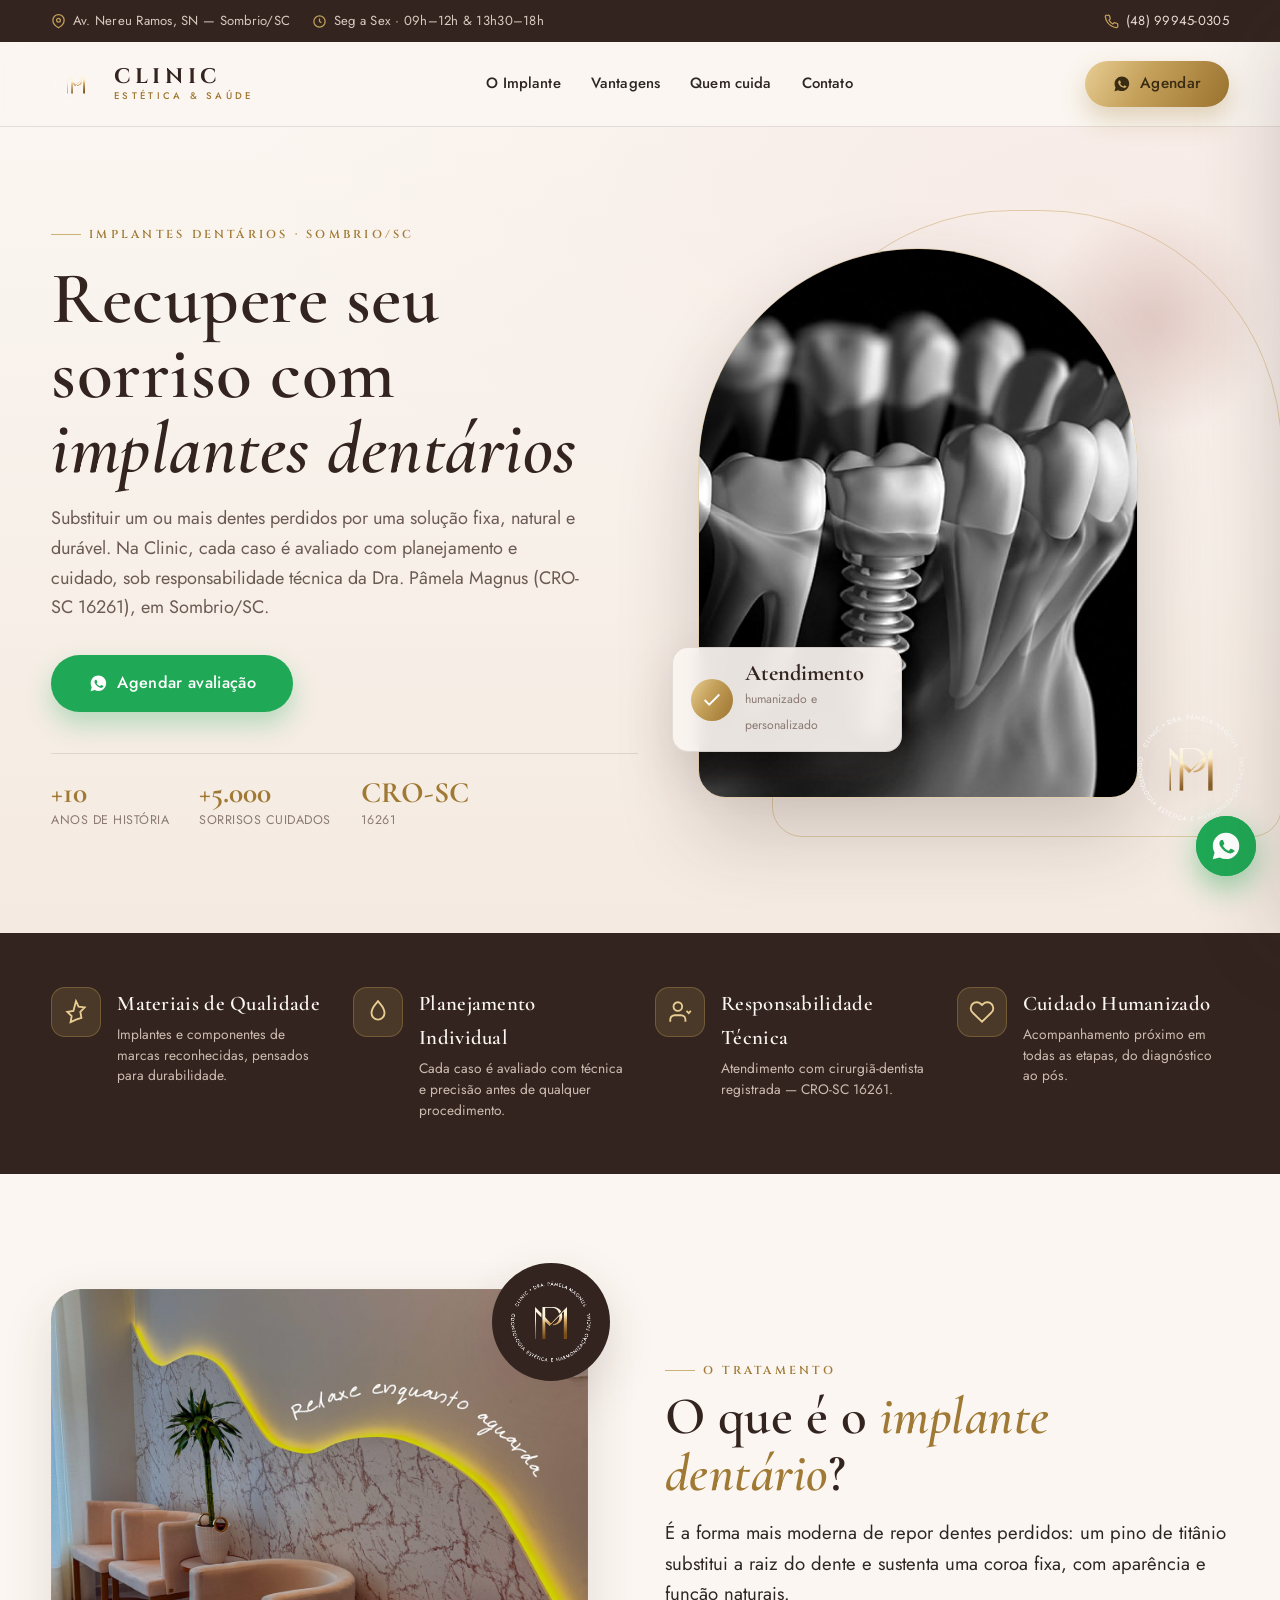
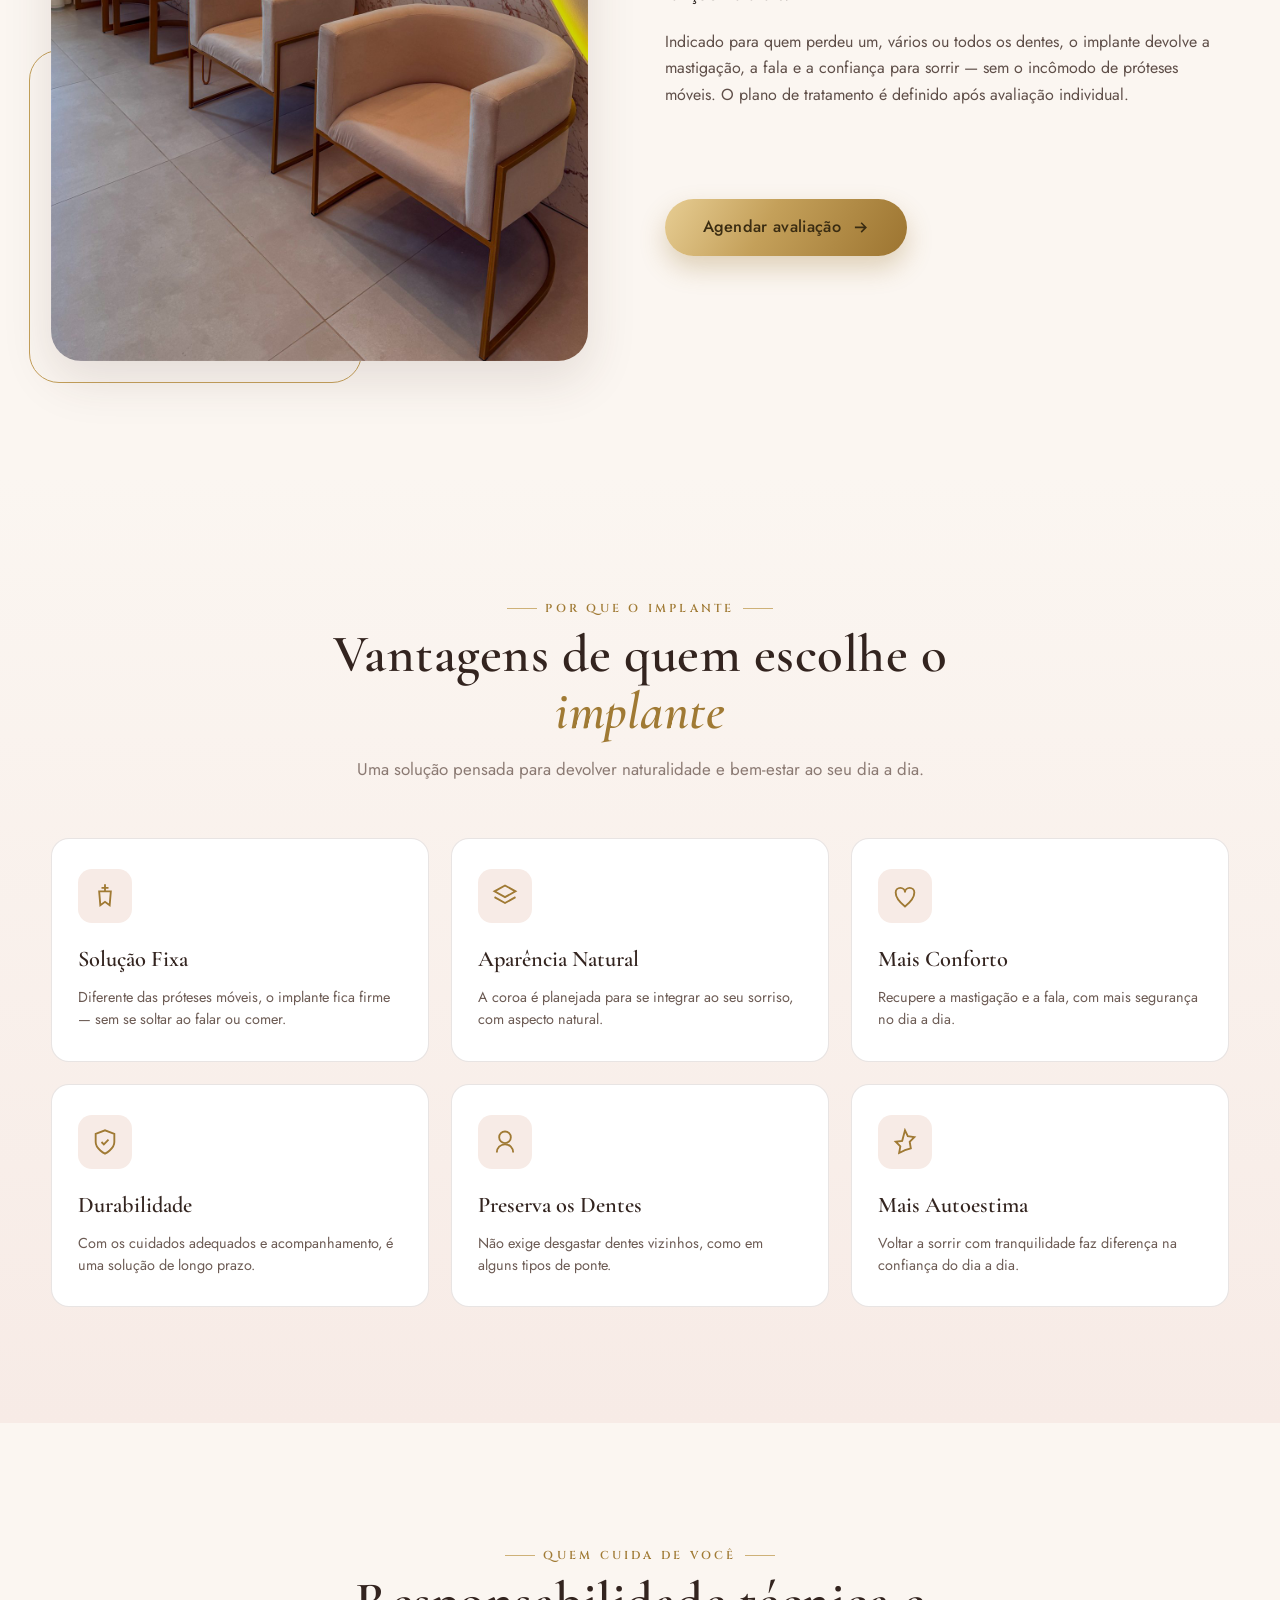
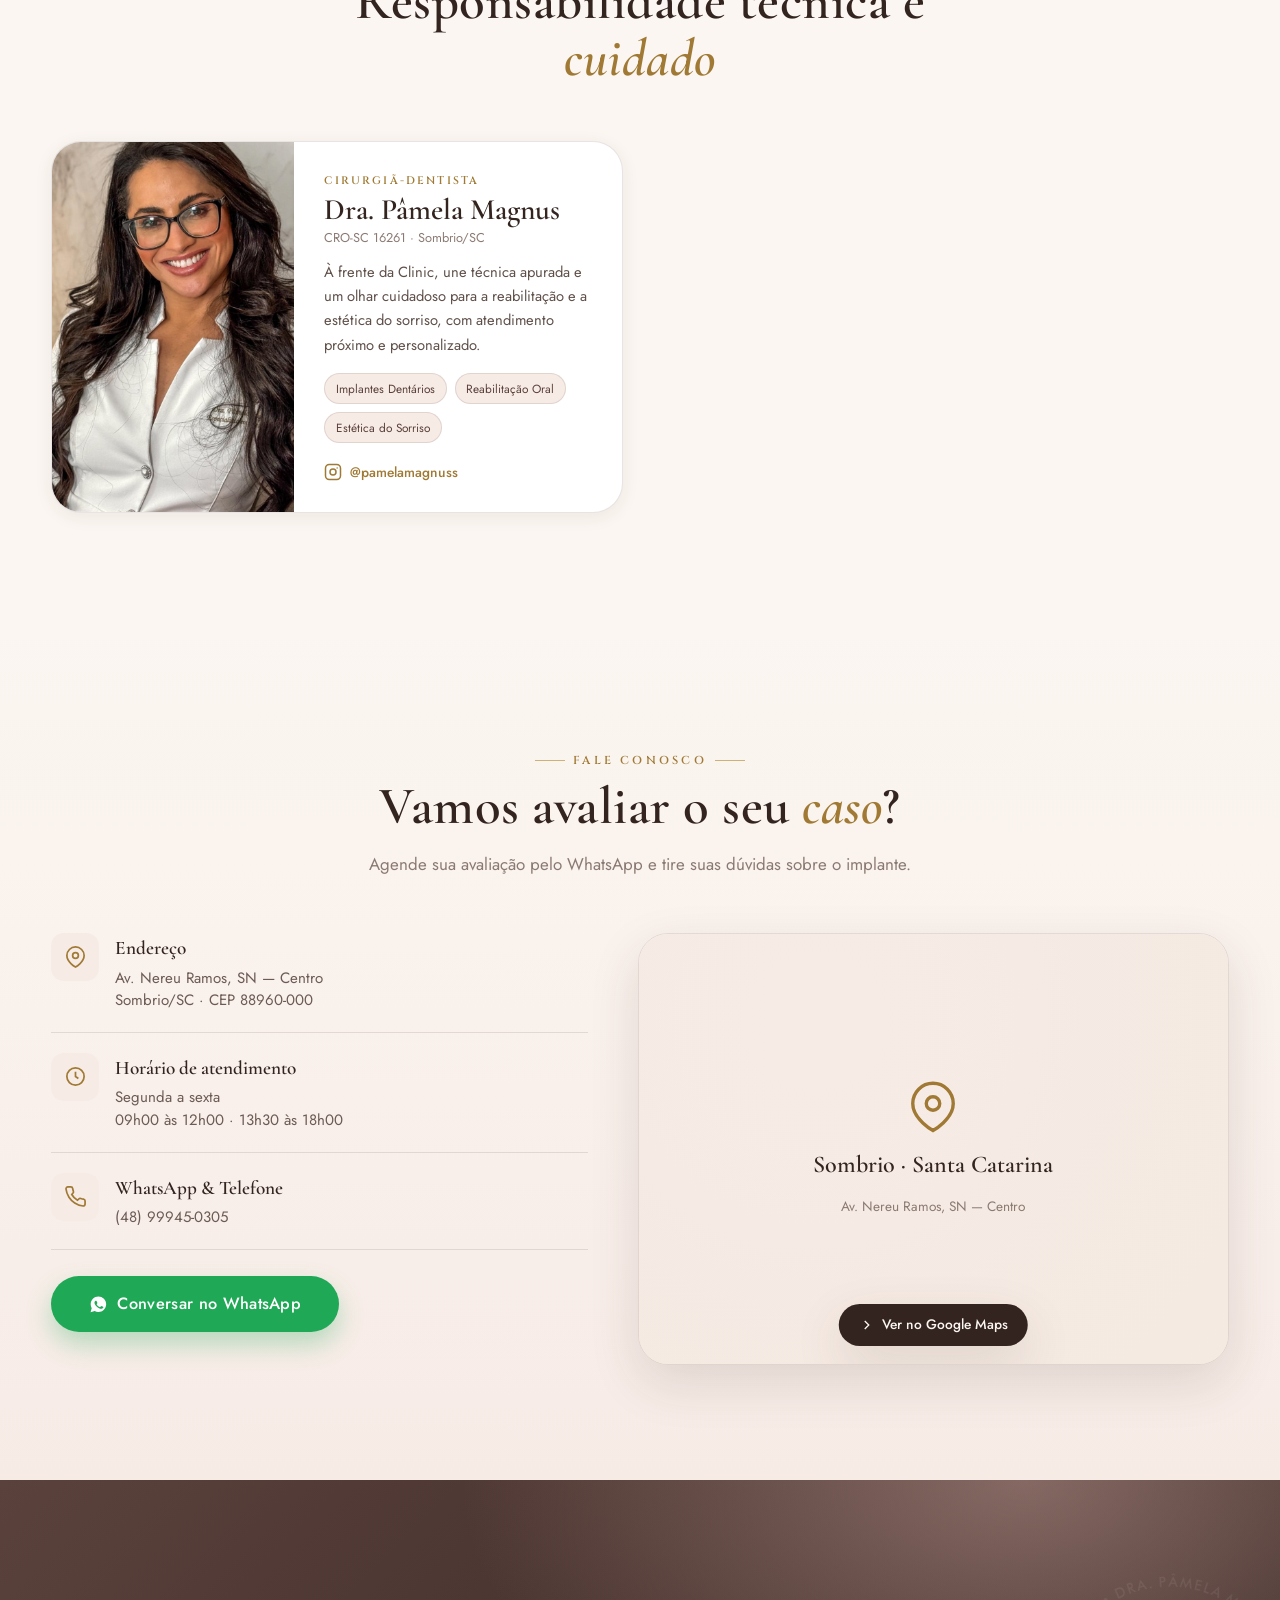
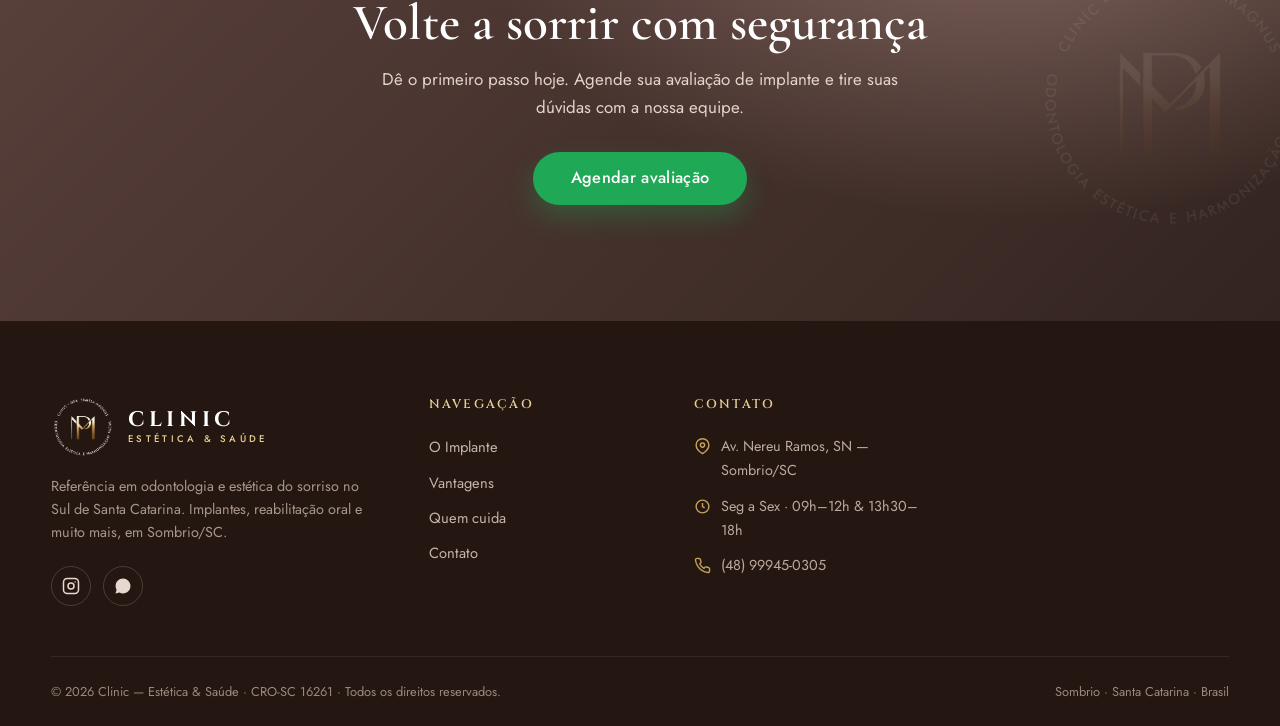
<file: implantes.html>
<!DOCTYPE html>
<html lang="pt-BR">
<head>
<!-- Google Tag Manager -->
<script>(function(w,d,s,l,i){w[l]=w[l]||[];w[l].push({'gtm.start':
new Date().getTime(),event:'gtm.js'});var f=d.getElementsByTagName(s)[0],
j=d.createElement(s),dl=l!='dataLayer'?'&l='+l:'';j.async=true;j.src=
'https://www.googletagmanager.com/gtm.js?id='+i+dl;f.parentNode.insertBefore(j,f);
})(window,document,'script','dataLayer','GTM-MMP8KHBN');</script>
<!-- End Google Tag Manager -->
<!-- Google Ads (gtag.js) — conversão no clique do WhatsApp -->
<script async src="https://www.googletagmanager.com/gtag/js?id=AW-18263034538"></script>
<script>
  window.dataLayer = window.dataLayer || [];
  function gtag(){dataLayer.push(arguments);}
  gtag('js', new Date());
  gtag('config', 'AW-18263034538');
  document.addEventListener('click', function(e){
    var a = e.target.closest ? e.target.closest('a[href*="wa.me"], a[href*="api.whatsapp"]') : null;
    if (a && typeof gtag === 'function') {
      gtag('event', 'conversion', {'send_to': 'AW-18263034538/WMYICIeux8gcEKqVv4RE'});
    }
  }, true);
</script>
<meta charset="UTF-8">
<meta name="viewport" content="width=device-width, initial-scale=1.0">
<title>Implante Dentário em Sombrio/SC | Clinic — Dra. Pâmela Magnus</title>
<meta name="description" content="Recupere dentes perdidos com implantes dentários na Clinic, em Sombrio/SC. Avaliação com a Dra. Pâmela Magnus (CRO-SC 16261). Solução fixa, natural e durável. Agende pelo WhatsApp.">
<meta name="theme-color" content="#33241F">
<meta name="robots" content="index, follow">
<meta property="og:title" content="Implante Dentário em Sombrio/SC | Clinic">
<meta property="og:description" content="Recupere seu sorriso com implantes dentários. Avaliação com a Dra. Pâmela Magnus (CRO-SC 16261) em Sombrio/SC.">
<meta property="og:type" content="website">
<meta property="og:url" content="https://clinicsombrio.com/implantes.html">
<meta property="og:image" content="https://clinicsombrio.com/assets/img/clinic-2.jpg">
<meta property="og:locale" content="pt_BR">
<link rel="canonical" href="https://clinicsombrio.com/implantes.html">
<link rel="icon" type="image/png" href="assets/img/favicon.png">
<link rel="apple-touch-icon" href="assets/img/apple-touch-icon.png">
<link rel="preconnect" href="https://fonts.googleapis.com">
<link rel="preconnect" href="https://fonts.gstatic.com" crossorigin>
<link href="https://fonts.googleapis.com/css2?family=Cinzel:wght@500;600;700&family=Cormorant+Garamond:ital,wght@0,400;0,500;0,600;0,700;1,400;1,500;1,600&family=Jost:wght@300;400;500;600&display=swap" rel="stylesheet">
<link rel="stylesheet" href="css/styles.css">
</head>
<body>
<!-- Google Tag Manager (noscript) -->
<noscript><iframe src="https://www.googletagmanager.com/ns.html?id=GTM-MMP8KHBN"
height="0" width="0" style="display:none;visibility:hidden"></iframe></noscript>
<!-- End Google Tag Manager (noscript) -->

<!-- ============ TOP BAR ============ -->
<div class="topbar">
  <div class="container">
    <div class="topbar__group">
      <span class="topbar__item">
        <svg viewBox="0 0 24 24" fill="none" stroke="currentColor" stroke-width="2"><path d="M21 10c0 7-9 12-9 12s-9-5-9-12a9 9 0 0118 0z"/><circle cx="12" cy="10" r="3"/></svg>
        Av. Nereu Ramos, SN — Sombrio/SC
      </span>
      <span class="topbar__item">
        <svg viewBox="0 0 24 24" fill="none" stroke="currentColor" stroke-width="2"><circle cx="12" cy="12" r="9"/><path d="M12 7v5l3 2"/></svg>
        Seg a Sex · 09h–12h &amp; 13h30–18h
      </span>
    </div>
    <div class="topbar__group">
      <a class="topbar__item" href="tel:+5548999450305">
        <svg viewBox="0 0 24 24" fill="none" stroke="currentColor" stroke-width="2"><path d="M22 16.9v3a2 2 0 01-2.2 2 19.8 19.8 0 01-8.6-3.1 19.5 19.5 0 01-6-6 19.8 19.8 0 01-3.1-8.6A2 2 0 014.1 2h3a2 2 0 012 1.7c.1 1 .4 1.9.7 2.8a2 2 0 01-.5 2.1L8.1 9.9a16 16 0 006 6l1.3-1.3a2 2 0 012.1-.5c.9.3 1.8.6 2.8.7a2 2 0 011.7 2z"/></svg>
        (48) 99945-0305
      </a>
    </div>
  </div>
</div>

<!-- ============ HEADER ============ -->
<header class="header" id="header">
  <div class="container header__inner">
    <a class="brand" href="#inicio" aria-label="Clinic — início">
      <img class="brand__badge" src="assets/img/logo-clinic.png" alt="Logo Clinic">
      <span class="brand__txt">
        <span class="brand__name">CLINIC</span>
        <span class="brand__tag">Estética &amp; Saúde</span>
      </span>
    </a>
    <nav class="nav" aria-label="Navegação principal">
      <ul class="nav__list">
        <li><a class="nav__link" href="#sobre">O Implante</a></li>
        <li><a class="nav__link" href="#beneficios">Vantagens</a></li>
        <li><a class="nav__link" href="#especialista">Quem cuida</a></li>
        <li><a class="nav__link" href="#contato">Contato</a></li>
      </ul>
    </nav>
    <div class="header__actions">
      <a class="btn btn--gold btn--header" href="https://wa.me/5548999450305?text=Ol%C3%A1!%20Vim%20pelo%20site%20e%20gostaria%20de%20agendar%20uma%20avalia%C3%A7%C3%A3o%20de%20implante%20dent%C3%A1rio." target="_blank" rel="noopener">
        <svg viewBox="0 0 24 24" fill="currentColor"><path d="M12.04 2C6.58 2 2.13 6.45 2.13 11.91c0 1.75.46 3.45 1.32 4.95L2 22l5.25-1.38a9.9 9.9 0 004.79 1.22h.01c5.46 0 9.9-4.45 9.9-9.91 0-2.65-1.03-5.14-2.9-7.01A9.82 9.82 0 0012.04 2zm5.8 14.15c-.24.68-1.4 1.3-1.94 1.34-.5.05-.95.23-3.2-.67-2.7-1.06-4.42-3.8-4.55-3.98-.13-.18-1.1-1.46-1.1-2.78 0-1.32.7-1.97.94-2.24.24-.27.53-.34.7-.34.18 0 .35 0 .5.01.16.01.38-.06.6.46.24.55.8 1.9.87 2.04.07.14.12.3.02.48-.1.18-.15.3-.3.46-.14.18-.3.4-.43.53-.14.14-.29.29-.12.57.17.27.74 1.22 1.6 1.98 1.1.98 2.02 1.28 2.3 1.42.28.14.45.12.62-.07.17-.18.71-.83.9-1.11.18-.27.37-.23.62-.14.25.1 1.6.76 1.87.9.27.14.45.2.52.32.07.12.07.7-.17 1.38z"/></svg>
        Agendar
      </a>
      <button class="menu-toggle" id="menuToggle" aria-label="Abrir menu" aria-expanded="false"><span></span></button>
    </div>
  </div>
</header>

<!-- mobile nav -->
<div class="nav-overlay" id="navOverlay"></div>
<aside class="mobile-nav" id="mobileNav" aria-label="Menu">
  <a href="#sobre">O Implante <span>→</span></a>
  <a href="#beneficios">Vantagens <span>→</span></a>
  <a href="#especialista">Quem cuida <span>→</span></a>
  <a href="#contato">Contato <span>→</span></a>
  <a class="btn btn--wa" href="https://wa.me/5548999450305?text=Ol%C3%A1!%20Vim%20pelo%20site%20e%20gostaria%20de%20agendar%20uma%20avalia%C3%A7%C3%A3o%20de%20implante%20dent%C3%A1rio." target="_blank" rel="noopener" style="justify-content:center">Agendar pelo WhatsApp</a>
</aside>

<main>

<!-- ============ HERO ============ -->
<section class="hero" id="inicio">
  <div class="container hero__inner">
    <div class="hero__content">
      <span class="eyebrow" data-reveal>Implantes Dentários · Sombrio/SC</span>
      <h1 class="hero__title" data-reveal data-delay="1">Recupere seu sorriso com <em>implantes dentários</em></h1>
      <p class="hero__text" data-reveal data-delay="2">Substituir um ou mais dentes perdidos por uma solução fixa, natural e durável. Na Clinic, cada caso é avaliado com planejamento e cuidado, sob responsabilidade técnica da Dra. Pâmela Magnus (CRO-SC 16261), em Sombrio/SC.</p>
      <div class="hero__cta" data-reveal data-delay="3">
        <a class="btn btn--wa btn--lg" href="https://wa.me/5548999450305?text=Ol%C3%A1!%20Vim%20pelo%20site%20e%20gostaria%20de%20agendar%20uma%20avalia%C3%A7%C3%A3o%20de%20implante%20dent%C3%A1rio." target="_blank" rel="noopener">
          <svg viewBox="0 0 24 24" fill="currentColor"><path d="M12.04 2C6.58 2 2.13 6.45 2.13 11.91c0 1.75.46 3.45 1.32 4.95L2 22l5.25-1.38a9.9 9.9 0 004.79 1.22h.01c5.46 0 9.9-4.45 9.9-9.91 0-2.65-1.03-5.14-2.9-7.01A9.82 9.82 0 0012.04 2zm5.8 14.15c-.24.68-1.4 1.3-1.94 1.34-.5.05-.95.23-3.2-.67-2.7-1.06-4.42-3.8-4.55-3.98-.13-.18-1.1-1.46-1.1-2.78 0-1.32.7-1.97.94-2.24.24-.27.53-.34.7-.34.18 0 .35 0 .5.01.16.01.38-.06.6.46.24.55.8 1.9.87 2.04.07.14.12.3.02.48-.1.18-.15.3-.3.46-.14.18-.3.4-.43.53-.14.14-.29.29-.12.57.17.27.74 1.22 1.6 1.98 1.1.98 2.02 1.28 2.3 1.42.28.14.45.12.62-.07.17-.18.71-.83.9-1.11.18-.27.37-.23.62-.14.25.1 1.6.76 1.87.9.27.14.45.2.52.32.07.12.07.7-.17 1.38z"/></svg>
          Agendar avaliação
        </a>
      </div>
      <div class="hero__trust" data-reveal data-delay="4">
        <div class="t"><b>+10</b><span>Anos de história</span></div>
        <div class="t"><b>+5.000</b><span>Sorrisos cuidados</span></div>
        <div class="t"><b>CRO-SC</b><span>16261</span></div>
      </div>
    </div>
    <div class="hero__media" data-reveal data-delay="2">
      <div class="hero__frame">
        <img class="hero__video" src="assets/img/hero-implante.jpg" alt="Ilustração de implante dentário — Clinic, Sombrio/SC">
      </div>
      <div class="hero__float">
        <span class="ring"><svg viewBox="0 0 24 24" fill="none" stroke="currentColor" stroke-width="2"><path d="M20 6L9 17l-5-5"/></svg></span>
        <div><b>Atendimento</b><span>humanizado e personalizado</span></div>
      </div>
      <img class="hero__badge-wm" src="assets/img/logo-clinic.png" alt="">
    </div>
  </div>
</section>

<!-- ============ FEATURES ============ -->
<section class="features">
  <div class="container">
    <div class="features__grid">
      <div class="feature" data-reveal>
        <span class="feature__icon"><svg viewBox="0 0 24 24" fill="none" stroke="currentColor" stroke-width="1.7"><path d="M12 2l2.4 5 5.6.8-4 4 1 5.6L12 19l-5 2.4 1-5.6-4-4 5.6-.8z"/></svg></span>
        <div><h3>Materiais de Qualidade</h3><p>Implantes e componentes de marcas reconhecidas, pensados para durabilidade.</p></div>
      </div>
      <div class="feature" data-reveal data-delay="1">
        <span class="feature__icon"><svg viewBox="0 0 24 24" fill="none" stroke="currentColor" stroke-width="1.7"><path d="M12 2C9 6 6 8 6 13a6 6 0 0012 0c0-5-3-7-6-11z"/></svg></span>
        <div><h3>Planejamento Individual</h3><p>Cada caso é avaliado com técnica e precisão antes de qualquer procedimento.</p></div>
      </div>
      <div class="feature" data-reveal data-delay="2">
        <span class="feature__icon"><svg viewBox="0 0 24 24" fill="none" stroke="currentColor" stroke-width="1.7"><path d="M17 21v-2a4 4 0 00-4-4H7a4 4 0 00-4 4v2"/><circle cx="10" cy="7" r="4"/><path d="M22 11l-2 2-2-2"/></svg></span>
        <div><h3>Responsabilidade Técnica</h3><p>Atendimento com cirurgiã-dentista registrada — CRO-SC 16261.</p></div>
      </div>
      <div class="feature" data-reveal data-delay="3">
        <span class="feature__icon"><svg viewBox="0 0 24 24" fill="none" stroke="currentColor" stroke-width="1.7"><path d="M20.8 4.6a5.5 5.5 0 00-7.8 0L12 5.6l-1-1a5.5 5.5 0 00-7.8 7.8l1 1L12 21l7.8-7.6 1-1a5.5 5.5 0 000-7.8z"/></svg></span>
        <div><h3>Cuidado Humanizado</h3><p>Acompanhamento próximo em todas as etapas, do diagnóstico ao pós.</p></div>
      </div>
    </div>
  </div>
</section>

<!-- ============ SOBRE O IMPLANTE ============ -->
<section class="section about" id="sobre">
  <div class="container about__grid">
    <div class="about__media" data-reveal>
      <img src="assets/img/clinic-2.jpg" alt="Ambiente da Clinic — Sombrio/SC">
      <div class="about__badge"><img src="assets/img/logo-clinic.png" alt="Selo Clinic"></div>
      <span class="accent"></span>
    </div>
    <div class="about__content">
      <span class="eyebrow" data-reveal>O tratamento</span>
      <h2 class="section-title" data-reveal data-delay="1">O que é o <em>implante dentário</em>?</h2>
      <p class="lead" data-reveal data-delay="1">É a forma mais moderna de repor dentes perdidos: um pino de titânio substitui a raiz do dente e sustenta uma coroa fixa, com aparência e função naturais.</p>
      <p data-reveal data-delay="2">Indicado para quem perdeu um, vários ou todos os dentes, o implante devolve a mastigação, a fala e a confiança para sorrir — sem o incômodo de próteses móveis. O plano de tratamento é definido após avaliação individual.</p>
      <p data-reveal data-delay="2">Na Clinic, em Sombrio/SC, o procedimento é conduzido com planejamento e responsabilidade técnica registrada sob o CRO-SC 16261.</p>
      <div class="hero__cta" data-reveal data-delay="3">
        <a class="btn btn--gold btn--lg" href="https://wa.me/5548999450305?text=Ol%C3%A1!%20Vim%20pelo%20site%20e%20gostaria%20de%20agendar%20uma%20avalia%C3%A7%C3%A3o%20de%20implante%20dent%C3%A1rio." target="_blank" rel="noopener">
          Agendar avaliação
          <svg viewBox="0 0 24 24" fill="none" stroke="currentColor" stroke-width="2"><path d="M5 12h14M13 6l6 6-6 6"/></svg>
        </a>
      </div>
    </div>
  </div>
</section>

<!-- ============ BENEFÍCIOS ============ -->
<section class="section section--alt" id="beneficios">
  <div class="container">
    <div class="section-head center">
      <span class="eyebrow center" data-reveal>Por que o implante</span>
      <h2 class="section-title" data-reveal data-delay="1">Vantagens de quem escolhe o <em>implante</em></h2>
      <p class="section-lead" data-reveal data-delay="2">Uma solução pensada para devolver naturalidade e bem-estar ao seu dia a dia.</p>
    </div>
    <div class="services__grid">
      <article class="service" data-reveal>
        <span class="service__icon"><svg viewBox="0 0 24 24" fill="none" stroke="currentColor" stroke-width="1.6"><path d="M12 2v6"/><path d="M9 5h6"/><path d="M7 8h10l-1 12-4-3-4 3z"/></svg></span>
        <h3 class="service__title">Solução Fixa</h3>
        <p class="service__desc">Diferente das próteses móveis, o implante fica firme — sem se soltar ao falar ou comer.</p>
      </article>
      <article class="service" data-reveal data-delay="1">
        <span class="service__icon"><svg viewBox="0 0 24 24" fill="none" stroke="currentColor" stroke-width="1.6"><path d="M12 3l9 5-9 5-9-5 9-5z"/><path d="M3 13l9 5 9-5"/></svg></span>
        <h3 class="service__title">Aparência Natural</h3>
        <p class="service__desc">A coroa é planejada para se integrar ao seu sorriso, com aspecto natural.</p>
      </article>
      <article class="service" data-reveal data-delay="2">
        <span class="service__icon"><svg viewBox="0 0 24 24" fill="none" stroke="currentColor" stroke-width="1.6"><path d="M12 21C7 17 4 13 4 9a4 4 0 018 0 4 4 0 018 0c0 4-3 8-8 12z"/></svg></span>
        <h3 class="service__title">Mais Conforto</h3>
        <p class="service__desc">Recupere a mastigação e a fala, com mais segurança no dia a dia.</p>
      </article>
      <article class="service" data-reveal>
        <span class="service__icon"><svg viewBox="0 0 24 24" fill="none" stroke="currentColor" stroke-width="1.6"><path d="M12 22s8-4 8-10V5l-8-3-8 3v7c0 6 8 10 8 10z"/><path d="M9 12l2 2 4-4"/></svg></span>
        <h3 class="service__title">Durabilidade</h3>
        <p class="service__desc">Com os cuidados adequados e acompanhamento, é uma solução de longo prazo.</p>
      </article>
      <article class="service" data-reveal data-delay="1">
        <span class="service__icon"><svg viewBox="0 0 24 24" fill="none" stroke="currentColor" stroke-width="1.6"><circle cx="12" cy="8" r="5"/><path d="M5 21c0-4 3-7 7-7s7 3 7 7"/></svg></span>
        <h3 class="service__title">Preserva os Dentes</h3>
        <p class="service__desc">Não exige desgastar dentes vizinhos, como em alguns tipos de ponte.</p>
      </article>
      <article class="service" data-reveal data-delay="2">
        <span class="service__icon"><svg viewBox="0 0 24 24" fill="none" stroke="currentColor" stroke-width="1.6"><path d="M12 2l2.4 5 5.6.8-4 4 1 5.6L12 19l-5 2.4 1-5.6-4-4 5.6-.8z"/></svg></span>
        <h3 class="service__title">Mais Autoestima</h3>
        <p class="service__desc">Voltar a sorrir com tranquilidade faz diferença na confiança do dia a dia.</p>
      </article>
    </div>
  </div>
</section>

<!-- ============ ESPECIALISTA ============ -->
<section class="section" id="especialista">
  <div class="container">
    <div class="section-head center">
      <span class="eyebrow center" data-reveal>Quem cuida de você</span>
      <h2 class="section-title" data-reveal data-delay="1">Responsabilidade técnica e <em>cuidado</em></h2>
    </div>
    <div class="team__grid team__grid--single">
      <article class="specialist" data-reveal>
        <div class="specialist__img"><img src="assets/img/pamela.jpg" alt="Dra. Pâmela Magnus — Cirurgiã-Dentista"></div>
        <div class="specialist__info">
          <span class="specialist__role">Cirurgiã-Dentista</span>
          <h3 class="specialist__name">Dra. Pâmela Magnus</h3>
          <span class="specialist__cro">CRO-SC 16261 · Sombrio/SC</span>
          <p class="specialist__bio">À frente da Clinic, une técnica apurada e um olhar cuidadoso para a reabilitação e a estética do sorriso, com atendimento próximo e personalizado.</p>
          <div class="specialist__tags">
            <span class="tag">Implantes Dentários</span><span class="tag">Reabilitação Oral</span><span class="tag">Estética do Sorriso</span>
          </div>
          <a class="specialist__social" href="https://instagram.com/pamelamagnuss" target="_blank" rel="noopener">
            <svg viewBox="0 0 24 24" fill="none" stroke="currentColor" stroke-width="2"><rect x="2" y="2" width="20" height="20" rx="5"/><circle cx="12" cy="12" r="4"/><circle cx="17.5" cy="6.5" r="1" fill="currentColor" stroke="none"/></svg>
            @pamelamagnuss
          </a>
        </div>
      </article>
    </div>
  </div>
</section>

<!-- ============ CONTATO ============ -->
<section class="section section--alt" id="contato">
  <div class="container">
    <div class="section-head center">
      <span class="eyebrow center" data-reveal>Fale conosco</span>
      <h2 class="section-title" data-reveal data-delay="1">Vamos avaliar o seu <em>caso</em>?</h2>
      <p class="section-lead" data-reveal data-delay="2">Agende sua avaliação pelo WhatsApp e tire suas dúvidas sobre o implante.</p>
    </div>
    <div class="contact__grid">
      <div class="contact__info" data-reveal>
        <div class="info-item">
          <span class="info-item__icon"><svg viewBox="0 0 24 24" fill="none" stroke="currentColor" stroke-width="1.8"><path d="M21 10c0 7-9 12-9 12s-9-5-9-12a9 9 0 0118 0z"/><circle cx="12" cy="10" r="3"/></svg></span>
          <div><h4>Endereço</h4><p>Av. Nereu Ramos, SN — Centro<br>Sombrio/SC · CEP 88960-000</p></div>
        </div>
        <div class="info-item">
          <span class="info-item__icon"><svg viewBox="0 0 24 24" fill="none" stroke="currentColor" stroke-width="1.8"><circle cx="12" cy="12" r="9"/><path d="M12 7v5l3 2"/></svg></span>
          <div><h4>Horário de atendimento</h4><p>Segunda a sexta<br>09h00 às 12h00 · 13h30 às 18h00</p></div>
        </div>
        <div class="info-item">
          <span class="info-item__icon"><svg viewBox="0 0 24 24" fill="none" stroke="currentColor" stroke-width="1.8"><path d="M22 16.9v3a2 2 0 01-2.2 2 19.8 19.8 0 01-8.6-3.1 19.5 19.5 0 01-6-6 19.8 19.8 0 01-3.1-8.6A2 2 0 014.1 2h3a2 2 0 012 1.7c.1 1 .4 1.9.7 2.8a2 2 0 01-.5 2.1L8.1 9.9a16 16 0 006 6l1.3-1.3a2 2 0 012.1-.5c.9.3 1.8.6 2.8.7a2 2 0 011.7 2z"/></svg></span>
          <div><h4>WhatsApp &amp; Telefone</h4><p><a href="tel:+5548999450305">(48) 99945-0305</a></p></div>
        </div>
        <div class="contact__cta">
          <a class="btn btn--wa btn--lg" href="https://wa.me/5548999450305?text=Ol%C3%A1!%20Vim%20pelo%20site%20e%20gostaria%20de%20agendar%20uma%20avalia%C3%A7%C3%A3o%20de%20implante%20dent%C3%A1rio." target="_blank" rel="noopener">
            <svg viewBox="0 0 24 24" fill="currentColor"><path d="M12.04 2C6.58 2 2.13 6.45 2.13 11.91c0 1.75.46 3.45 1.32 4.95L2 22l5.25-1.38a9.9 9.9 0 004.79 1.22h.01c5.46 0 9.9-4.45 9.9-9.91 0-2.65-1.03-5.14-2.9-7.01A9.82 9.82 0 0012.04 2zm5.8 14.15c-.24.68-1.4 1.3-1.94 1.34-.5.05-.95.23-3.2-.67-2.7-1.06-4.42-3.8-4.55-3.98-.13-.18-1.1-1.46-1.1-2.78 0-1.32.7-1.97.94-2.24.24-.27.53-.34.7-.34.18 0 .35 0 .5.01.16.01.38-.06.6.46.24.55.8 1.9.87 2.04.07.14.12.3.02.48-.1.18-.15.3-.3.46-.14.18-.3.4-.43.53-.14.14-.29.29-.12.57.17.27.74 1.22 1.6 1.98 1.1.98 2.02 1.28 2.3 1.42.28.14.45.12.62-.07.17-.18.71-.83.9-1.11.18-.27.37-.23.62-.14.25.1 1.6.76 1.87.9.27.14.45.2.52.32.07.12.07.7-.17 1.38z"/></svg>
            Conversar no WhatsApp
          </a>
        </div>
      </div>
      <div class="contact__map" data-reveal data-delay="1">
        <div class="map-placeholder">
          <svg viewBox="0 0 24 24" fill="none" stroke="currentColor" stroke-width="1.5"><path d="M21 10c0 7-9 12-9 12s-9-5-9-12a9 9 0 0118 0z"/><circle cx="12" cy="10" r="3"/></svg>
          <span>Sombrio · Santa Catarina</span>
          <small>Av. Nereu Ramos, SN — Centro</small>
        </div>
        <iframe title="Localização da Clinic em Sombrio/SC" src="https://maps.google.com/maps?q=Av.%20Nereu%20Ramos%2C%20Sombrio%20-%20SC%2C%2088960-000&t=&z=15&ie=UTF8&iwloc=&output=embed" loading="lazy" referrerpolicy="no-referrer-when-downgrade" allowfullscreen></iframe>
        <a class="map-link" href="https://www.google.com/maps/search/?api=1&query=Av.+Nereu+Ramos%2C+Sombrio+-+SC%2C+88960-000" target="_blank" rel="noopener">
          <svg viewBox="0 0 24 24" fill="none" stroke="currentColor" stroke-width="2"><path d="M9 18l6-6-6-6"/></svg>
          Ver no Google Maps
        </a>
      </div>
    </div>
  </div>
</section>

<!-- ============ CTA BAND ============ -->
<section class="cta-band section">
  <img class="cta-band__wm" src="assets/img/logo-clinic.png" alt="">
  <div class="container">
    <h2 data-reveal>Volte a sorrir com segurança</h2>
    <p data-reveal data-delay="1">Dê o primeiro passo hoje. Agende sua avaliação de implante e tire suas dúvidas com a nossa equipe.</p>
    <div class="btn-row" data-reveal data-delay="2">
      <a class="btn btn--wa btn--lg" href="https://wa.me/5548999450305?text=Ol%C3%A1!%20Vim%20pelo%20site%20e%20gostaria%20de%20agendar%20uma%20avalia%C3%A7%C3%A3o%20de%20implante%20dent%C3%A1rio." target="_blank" rel="noopener">Agendar avaliação</a>
    </div>
  </div>
</section>

</main>

<!-- ============ FOOTER ============ -->
<footer class="footer">
  <div class="container">
    <div class="footer__grid">
      <div class="footer__brand">
        <div class="footer__badge">
          <img src="assets/img/logo-clinic.png" alt="Logo Clinic">
          <span class="brand__txt"><span class="brand__name">CLINIC</span><span class="brand__tag">Estética &amp; Saúde</span></span>
        </div>
        <p>Referência em odontologia e estética do sorriso no Sul de Santa Catarina. Implantes, reabilitação oral e muito mais, em Sombrio/SC.</p>
        <div class="footer__socials">
          <a href="https://instagram.com/clinic_saudeestetica" target="_blank" rel="noopener" aria-label="Instagram"><svg viewBox="0 0 24 24" fill="none" stroke="currentColor" stroke-width="2"><rect x="2" y="2" width="20" height="20" rx="5"/><circle cx="12" cy="12" r="4"/><circle cx="17.5" cy="6.5" r="1" fill="currentColor" stroke="none"/></svg></a>
          <a href="https://wa.me/5548999450305" target="_blank" rel="noopener" aria-label="WhatsApp"><svg viewBox="0 0 24 24" fill="currentColor"><path d="M12.04 2C6.58 2 2.13 6.45 2.13 11.91c0 1.75.46 3.45 1.32 4.95L2 22l5.25-1.38a9.9 9.9 0 004.79 1.22h.01c5.46 0 9.9-4.45 9.9-9.91 0-2.65-1.03-5.14-2.9-7.01A9.82 9.82 0 0012.04 2z"/></svg></a>
        </div>
      </div>
      <div class="footer__col">
        <h4>Navegação</h4>
        <div class="footer__links">
          <a href="#sobre">O Implante</a>
          <a href="#beneficios">Vantagens</a>
          <a href="#especialista">Quem cuida</a>
          <a href="#contato">Contato</a>
        </div>
      </div>
      <div class="footer__col footer__contact">
        <h4>Contato</h4>
        <p><svg viewBox="0 0 24 24" fill="none" stroke="currentColor" stroke-width="2"><path d="M21 10c0 7-9 12-9 12s-9-5-9-12a9 9 0 0118 0z"/><circle cx="12" cy="10" r="3"/></svg>Av. Nereu Ramos, SN — Sombrio/SC</p>
        <p><svg viewBox="0 0 24 24" fill="none" stroke="currentColor" stroke-width="2"><circle cx="12" cy="12" r="9"/><path d="M12 7v5l3 2"/></svg>Seg a Sex · 09h–12h &amp; 13h30–18h</p>
        <p><svg viewBox="0 0 24 24" fill="none" stroke="currentColor" stroke-width="2"><path d="M22 16.9v3a2 2 0 01-2.2 2 19.8 19.8 0 01-8.6-3.1 19.5 19.5 0 01-6-6 19.8 19.8 0 01-3.1-8.6A2 2 0 014.1 2h3a2 2 0 012 1.7c.1 1 .4 1.9.7 2.8a2 2 0 01-.5 2.1L8.1 9.9a16 16 0 006 6l1.3-1.3a2 2 0 012.1-.5c.9.3 1.8.6 2.8.7a2 2 0 011.7 2z"/></svg>(48) 99945-0305</p>
      </div>
    </div>
    <div class="footer__bottom">
      <span>© 2026 Clinic — Estética &amp; Saúde · CRO-SC 16261 · Todos os direitos reservados.</span>
      <span>Sombrio · Santa Catarina · Brasil</span>
    </div>
  </div>
</footer>

<!-- floating -->
<a class="fab-wa" href="https://wa.me/5548999450305?text=Ol%C3%A1!%20Vim%20pelo%20site%20e%20gostaria%20de%20agendar%20uma%20avalia%C3%A7%C3%A3o%20de%20implante%20dent%C3%A1rio." target="_blank" rel="noopener" aria-label="Falar no WhatsApp">
  <svg viewBox="0 0 24 24" fill="currentColor"><path d="M12.04 2C6.58 2 2.13 6.45 2.13 11.91c0 1.75.46 3.45 1.32 4.95L2 22l5.25-1.38a9.9 9.9 0 004.79 1.22h.01c5.46 0 9.9-4.45 9.9-9.91 0-2.65-1.03-5.14-2.9-7.01A9.82 9.82 0 0012.04 2zm5.8 14.15c-.24.68-1.4 1.3-1.94 1.34-.5.05-.95.23-3.2-.67-2.7-1.06-4.42-3.8-4.55-3.98-.13-.18-1.1-1.46-1.1-2.78 0-1.32.7-1.97.94-2.24.24-.27.53-.34.7-.34.18 0 .35 0 .5.01.16.01.38-.06.6.46.24.55.8 1.9.87 2.04.07.14.12.3.02.48-.1.18-.15.3-.3.46-.14.18-.3.4-.43.53-.14.14-.29.29-.12.57.17.27.74 1.22 1.6 1.98 1.1.98 2.02 1.28 2.3 1.42.28.14.45.12.62-.07.17-.18.71-.83.9-1.11.18-.27.37-.23.62-.14.25.1 1.6.76 1.87.9.27.14.45.2.52.32.07.12.07.7-.17 1.38z"/></svg>
</a>
<button class="to-top" id="toTop" aria-label="Voltar ao topo"><svg viewBox="0 0 24 24" fill="none" stroke="currentColor" stroke-width="2"><path d="M12 19V5M6 11l6-6 6 6"/></svg></button>

<script src="js/main.js"></script>
</body>
</html>
</file>
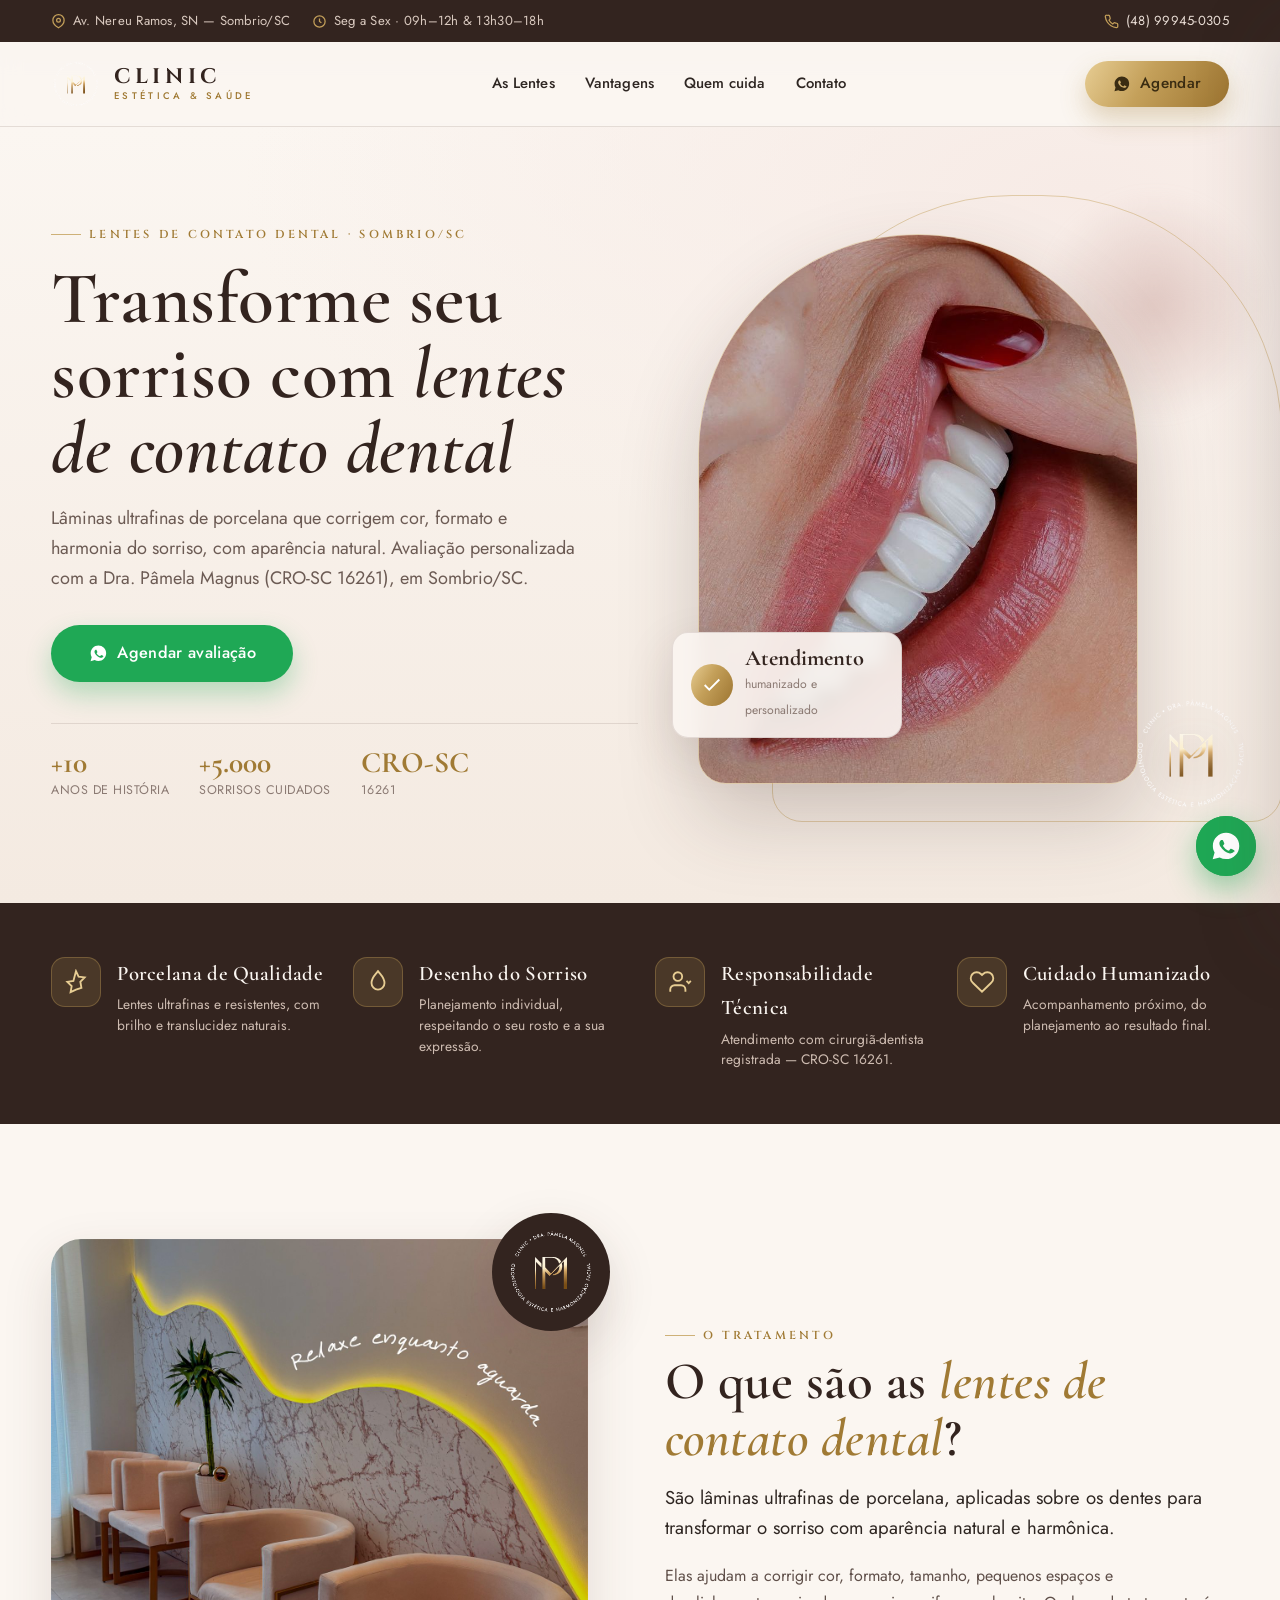
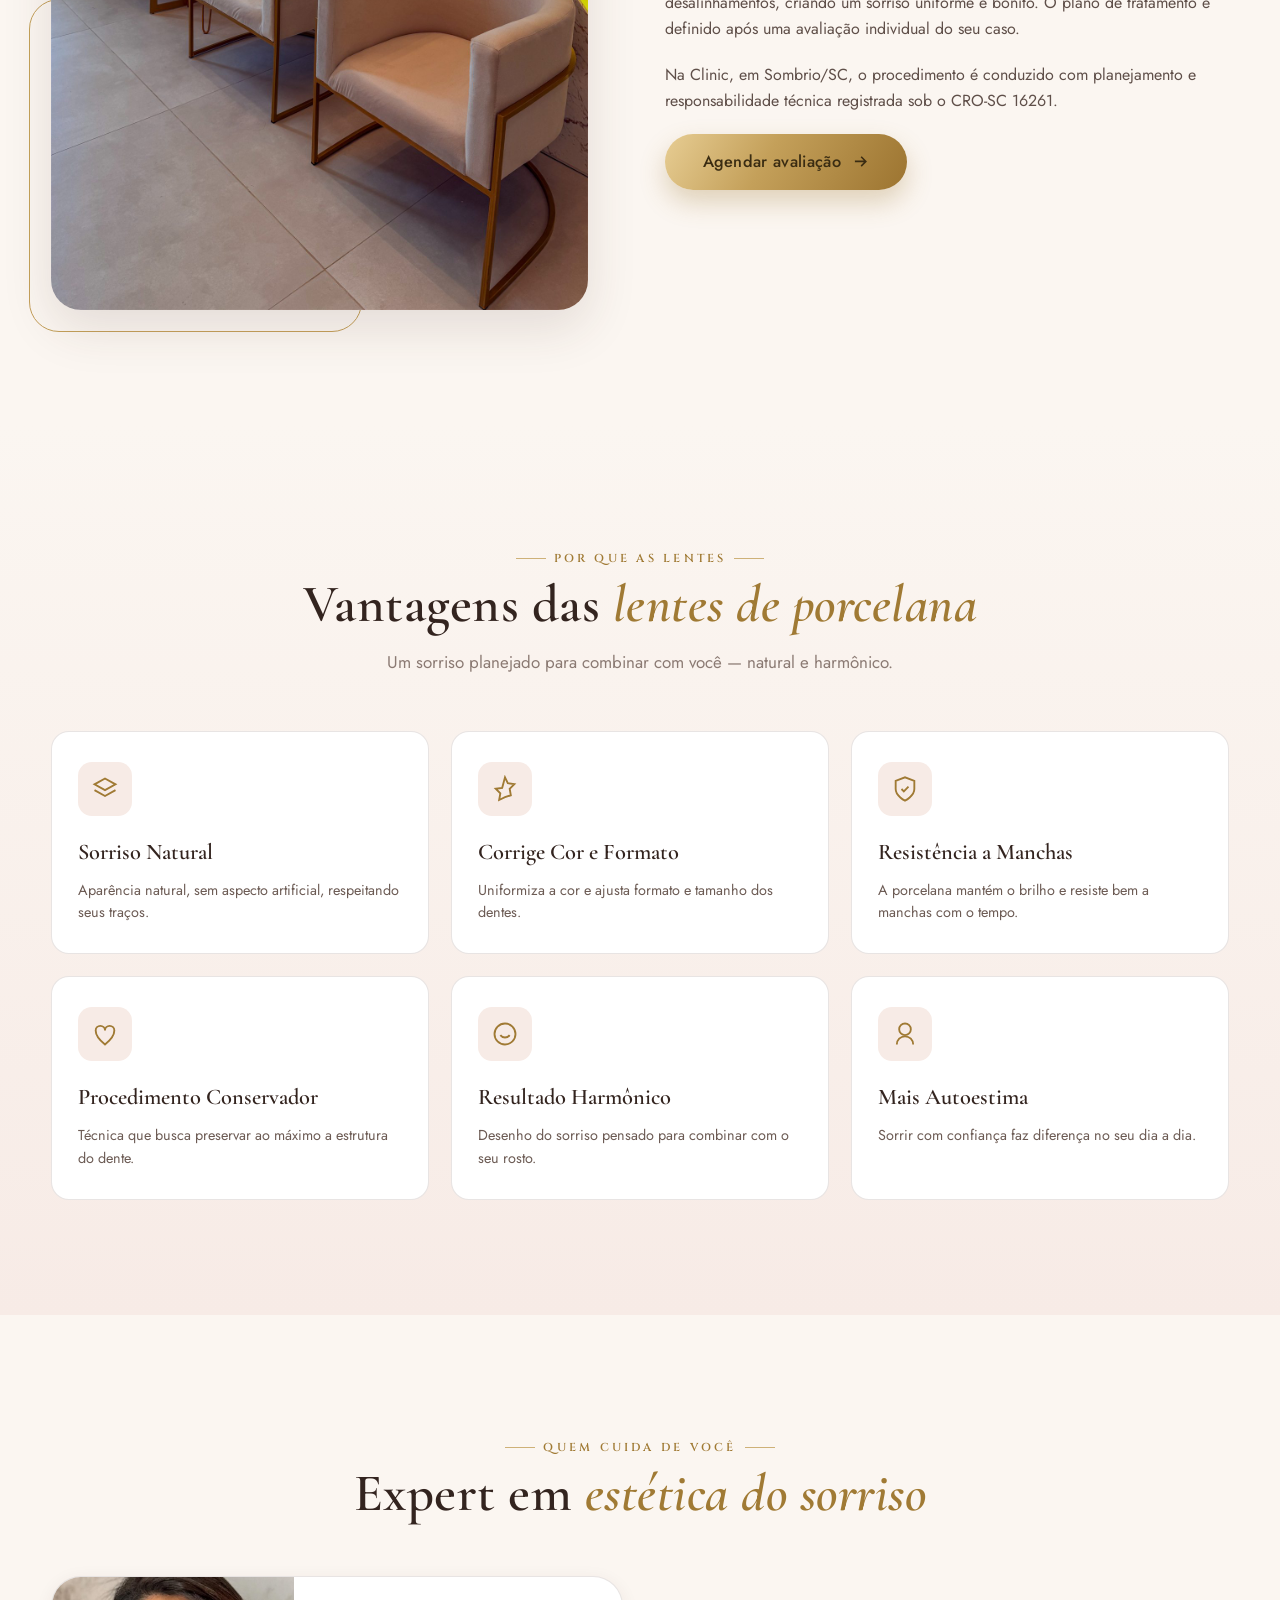
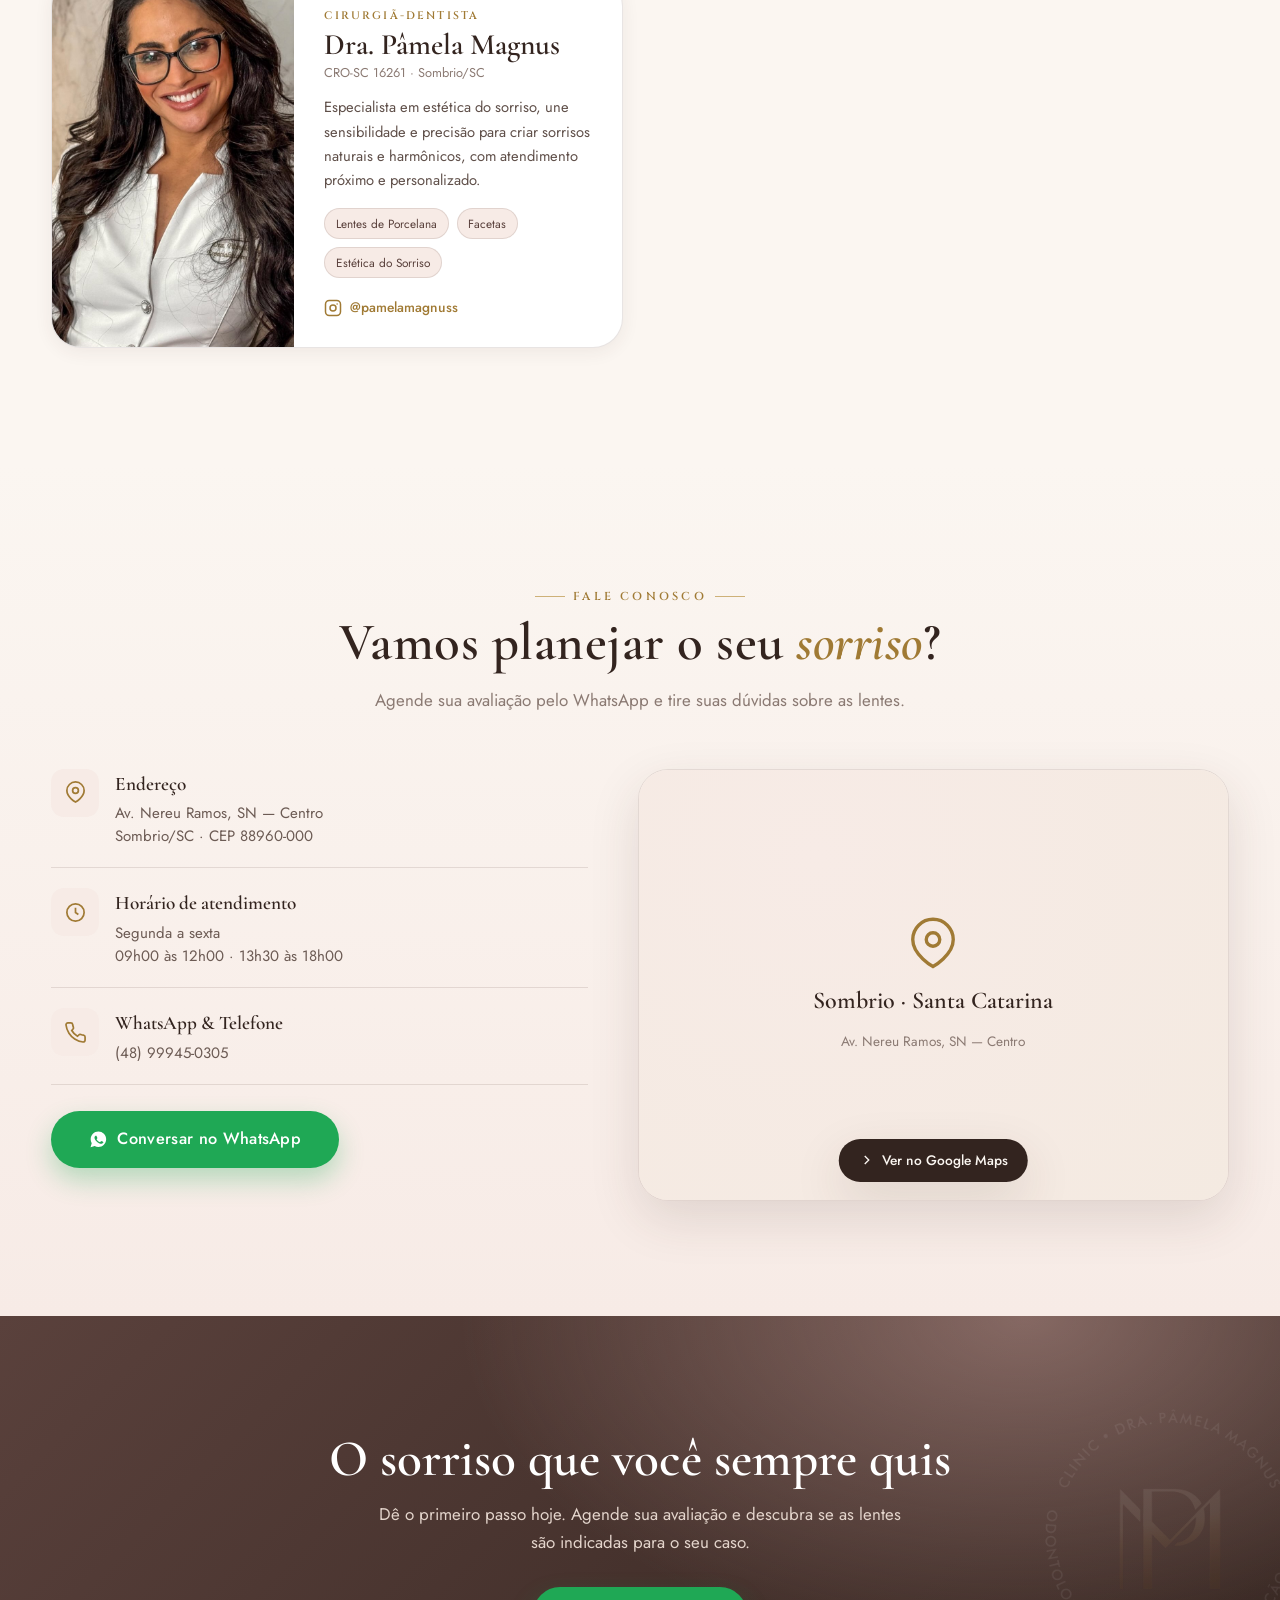
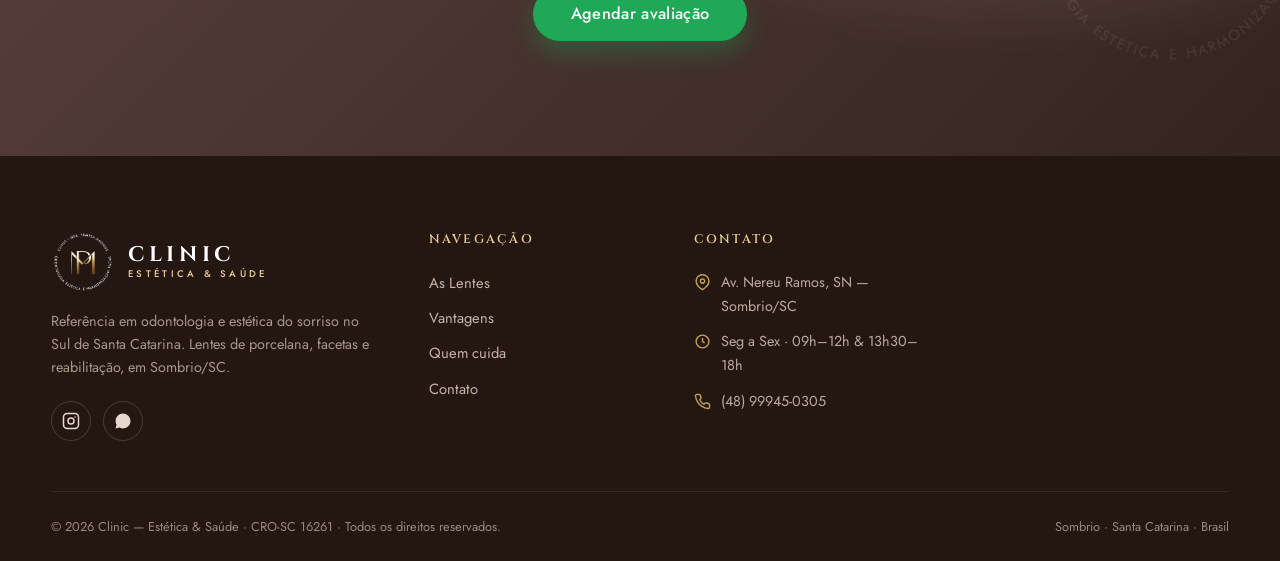
<file: lentes.html>
<!DOCTYPE html>
<html lang="pt-BR">
<head>
<!-- Google Tag Manager -->
<script>(function(w,d,s,l,i){w[l]=w[l]||[];w[l].push({'gtm.start':
new Date().getTime(),event:'gtm.js'});var f=d.getElementsByTagName(s)[0],
j=d.createElement(s),dl=l!='dataLayer'?'&l='+l:'';j.async=true;j.src=
'https://www.googletagmanager.com/gtm.js?id='+i+dl;f.parentNode.insertBefore(j,f);
})(window,document,'script','dataLayer','GTM-MMP8KHBN');</script>
<!-- End Google Tag Manager -->
<!-- Google Ads (gtag.js) — conversão no clique do WhatsApp -->
<script async src="https://www.googletagmanager.com/gtag/js?id=AW-18263034538"></script>
<script>
  window.dataLayer = window.dataLayer || [];
  function gtag(){dataLayer.push(arguments);}
  gtag('js', new Date());
  gtag('config', 'AW-18263034538');
  document.addEventListener('click', function(e){
    var a = e.target.closest ? e.target.closest('a[href*="wa.me"], a[href*="api.whatsapp"]') : null;
    if (a && typeof gtag === 'function') {
      gtag('event', 'conversion', {'send_to': 'AW-18263034538/WMYICIeux8gcEKqVv4RE'});
    }
  }, true);
</script>
<meta charset="UTF-8">
<meta name="viewport" content="width=device-width, initial-scale=1.0">
<title>Lentes de Contato Dental em Sombrio/SC | Clinic — Dra. Pâmela Magnus</title>
<meta name="description" content="Lentes de contato dental (porcelana) na Clinic, em Sombrio/SC. Sorriso natural e harmônico com a Dra. Pâmela Magnus (CRO-SC 16261). Agende sua avaliação pelo WhatsApp.">
<meta name="theme-color" content="#33241F">
<meta name="robots" content="index, follow">
<meta property="og:title" content="Lentes de Contato Dental em Sombrio/SC | Clinic">
<meta property="og:description" content="Transforme seu sorriso com lentes de porcelana. Avaliação com a Dra. Pâmela Magnus (CRO-SC 16261) em Sombrio/SC.">
<meta property="og:type" content="website">
<meta property="og:url" content="https://clinicsombrio.com/lentes.html">
<meta property="og:image" content="https://clinicsombrio.com/assets/img/clinic-2.jpg">
<meta property="og:locale" content="pt_BR">
<link rel="canonical" href="https://clinicsombrio.com/lentes.html">
<link rel="icon" type="image/png" href="assets/img/favicon.png">
<link rel="apple-touch-icon" href="assets/img/apple-touch-icon.png">
<link rel="preconnect" href="https://fonts.googleapis.com">
<link rel="preconnect" href="https://fonts.gstatic.com" crossorigin>
<link href="https://fonts.googleapis.com/css2?family=Cinzel:wght@500;600;700&family=Cormorant+Garamond:ital,wght@0,400;0,500;0,600;0,700;1,400;1,500;1,600&family=Jost:wght@300;400;500;600&display=swap" rel="stylesheet">
<link rel="stylesheet" href="css/styles.css">
</head>
<body>
<!-- Google Tag Manager (noscript) -->
<noscript><iframe src="https://www.googletagmanager.com/ns.html?id=GTM-MMP8KHBN"
height="0" width="0" style="display:none;visibility:hidden"></iframe></noscript>
<!-- End Google Tag Manager (noscript) -->

<!-- ============ TOP BAR ============ -->
<div class="topbar">
  <div class="container">
    <div class="topbar__group">
      <span class="topbar__item">
        <svg viewBox="0 0 24 24" fill="none" stroke="currentColor" stroke-width="2"><path d="M21 10c0 7-9 12-9 12s-9-5-9-12a9 9 0 0118 0z"/><circle cx="12" cy="10" r="3"/></svg>
        Av. Nereu Ramos, SN — Sombrio/SC
      </span>
      <span class="topbar__item">
        <svg viewBox="0 0 24 24" fill="none" stroke="currentColor" stroke-width="2"><circle cx="12" cy="12" r="9"/><path d="M12 7v5l3 2"/></svg>
        Seg a Sex · 09h–12h &amp; 13h30–18h
      </span>
    </div>
    <div class="topbar__group">
      <a class="topbar__item" href="tel:+5548999450305">
        <svg viewBox="0 0 24 24" fill="none" stroke="currentColor" stroke-width="2"><path d="M22 16.9v3a2 2 0 01-2.2 2 19.8 19.8 0 01-8.6-3.1 19.5 19.5 0 01-6-6 19.8 19.8 0 01-3.1-8.6A2 2 0 014.1 2h3a2 2 0 012 1.7c.1 1 .4 1.9.7 2.8a2 2 0 01-.5 2.1L8.1 9.9a16 16 0 006 6l1.3-1.3a2 2 0 012.1-.5c.9.3 1.8.6 2.8.7a2 2 0 011.7 2z"/></svg>
        (48) 99945-0305
      </a>
    </div>
  </div>
</div>

<!-- ============ HEADER ============ -->
<header class="header" id="header">
  <div class="container header__inner">
    <a class="brand" href="#inicio" aria-label="Clinic — início">
      <img class="brand__badge" src="assets/img/logo-clinic.png" alt="Logo Clinic">
      <span class="brand__txt">
        <span class="brand__name">CLINIC</span>
        <span class="brand__tag">Estética &amp; Saúde</span>
      </span>
    </a>
    <nav class="nav" aria-label="Navegação principal">
      <ul class="nav__list">
        <li><a class="nav__link" href="#sobre">As Lentes</a></li>
        <li><a class="nav__link" href="#beneficios">Vantagens</a></li>
        <li><a class="nav__link" href="#especialista">Quem cuida</a></li>
        <li><a class="nav__link" href="#contato">Contato</a></li>
      </ul>
    </nav>
    <div class="header__actions">
      <a class="btn btn--gold btn--header" href="https://wa.me/5548999450305?text=Ol%C3%A1!%20Vim%20pelo%20site%20e%20gostaria%20de%20agendar%20uma%20avalia%C3%A7%C3%A3o%20de%20lentes%20de%20contato%20dental." target="_blank" rel="noopener">
        <svg viewBox="0 0 24 24" fill="currentColor"><path d="M12.04 2C6.58 2 2.13 6.45 2.13 11.91c0 1.75.46 3.45 1.32 4.95L2 22l5.25-1.38a9.9 9.9 0 004.79 1.22h.01c5.46 0 9.9-4.45 9.9-9.91 0-2.65-1.03-5.14-2.9-7.01A9.82 9.82 0 0012.04 2zm5.8 14.15c-.24.68-1.4 1.3-1.94 1.34-.5.05-.95.23-3.2-.67-2.7-1.06-4.42-3.8-4.55-3.98-.13-.18-1.1-1.46-1.1-2.78 0-1.32.7-1.97.94-2.24.24-.27.53-.34.7-.34.18 0 .35 0 .5.01.16.01.38-.06.6.46.24.55.8 1.9.87 2.04.07.14.12.3.02.48-.1.18-.15.3-.3.46-.14.18-.3.4-.43.53-.14.14-.29.29-.12.57.17.27.74 1.22 1.6 1.98 1.1.98 2.02 1.28 2.3 1.42.28.14.45.12.62-.07.17-.18.71-.83.9-1.11.18-.27.37-.23.62-.14.25.1 1.6.76 1.87.9.27.14.45.2.52.32.07.12.07.7-.17 1.38z"/></svg>
        Agendar
      </a>
      <button class="menu-toggle" id="menuToggle" aria-label="Abrir menu" aria-expanded="false"><span></span></button>
    </div>
  </div>
</header>

<!-- mobile nav -->
<div class="nav-overlay" id="navOverlay"></div>
<aside class="mobile-nav" id="mobileNav" aria-label="Menu">
  <a href="#sobre">As Lentes <span>→</span></a>
  <a href="#beneficios">Vantagens <span>→</span></a>
  <a href="#especialista">Quem cuida <span>→</span></a>
  <a href="#contato">Contato <span>→</span></a>
  <a class="btn btn--wa" href="https://wa.me/5548999450305?text=Ol%C3%A1!%20Vim%20pelo%20site%20e%20gostaria%20de%20agendar%20uma%20avalia%C3%A7%C3%A3o%20de%20lentes%20de%20contato%20dental." target="_blank" rel="noopener" style="justify-content:center">Agendar pelo WhatsApp</a>
</aside>

<main>

<!-- ============ HERO ============ -->
<section class="hero" id="inicio">
  <div class="container hero__inner">
    <div class="hero__content">
      <span class="eyebrow" data-reveal>Lentes de Contato Dental · Sombrio/SC</span>
      <h1 class="hero__title" data-reveal data-delay="1">Transforme seu sorriso com <em>lentes de contato dental</em></h1>
      <p class="hero__text" data-reveal data-delay="2">Lâminas ultrafinas de porcelana que corrigem cor, formato e harmonia do sorriso, com aparência natural. Avaliação personalizada com a Dra. Pâmela Magnus (CRO-SC 16261), em Sombrio/SC.</p>
      <div class="hero__cta" data-reveal data-delay="3">
        <a class="btn btn--wa btn--lg" href="https://wa.me/5548999450305?text=Ol%C3%A1!%20Vim%20pelo%20site%20e%20gostaria%20de%20agendar%20uma%20avalia%C3%A7%C3%A3o%20de%20lentes%20de%20contato%20dental." target="_blank" rel="noopener">
          <svg viewBox="0 0 24 24" fill="currentColor"><path d="M12.04 2C6.58 2 2.13 6.45 2.13 11.91c0 1.75.46 3.45 1.32 4.95L2 22l5.25-1.38a9.9 9.9 0 004.79 1.22h.01c5.46 0 9.9-4.45 9.9-9.91 0-2.65-1.03-5.14-2.9-7.01A9.82 9.82 0 0012.04 2zm5.8 14.15c-.24.68-1.4 1.3-1.94 1.34-.5.05-.95.23-3.2-.67-2.7-1.06-4.42-3.8-4.55-3.98-.13-.18-1.1-1.46-1.1-2.78 0-1.32.7-1.97.94-2.24.24-.27.53-.34.7-.34.18 0 .35 0 .5.01.16.01.38-.06.6.46.24.55.8 1.9.87 2.04.07.14.12.3.02.48-.1.18-.15.3-.3.46-.14.18-.3.4-.43.53-.14.14-.29.29-.12.57.17.27.74 1.22 1.6 1.98 1.1.98 2.02 1.28 2.3 1.42.28.14.45.12.62-.07.17-.18.71-.83.9-1.11.18-.27.37-.23.62-.14.25.1 1.6.76 1.87.9.27.14.45.2.52.32.07.12.07.7-.17 1.38z"/></svg>
          Agendar avaliação
        </a>
      </div>
      <div class="hero__trust" data-reveal data-delay="4">
        <div class="t"><b>+10</b><span>Anos de história</span></div>
        <div class="t"><b>+5.000</b><span>Sorrisos cuidados</span></div>
        <div class="t"><b>CRO-SC</b><span>16261</span></div>
      </div>
    </div>
    <div class="hero__media" data-reveal data-delay="2">
      <div class="hero__frame">
        <img class="hero__video" src="assets/img/hero-lentes.jpg" alt="Sorriso com lentes de contato dental — Clinic, Sombrio/SC">
      </div>
      <div class="hero__float">
        <span class="ring"><svg viewBox="0 0 24 24" fill="none" stroke="currentColor" stroke-width="2"><path d="M20 6L9 17l-5-5"/></svg></span>
        <div><b>Atendimento</b><span>humanizado e personalizado</span></div>
      </div>
      <img class="hero__badge-wm" src="assets/img/logo-clinic.png" alt="">
    </div>
  </div>
</section>

<!-- ============ FEATURES ============ -->
<section class="features">
  <div class="container">
    <div class="features__grid">
      <div class="feature" data-reveal>
        <span class="feature__icon"><svg viewBox="0 0 24 24" fill="none" stroke="currentColor" stroke-width="1.7"><path d="M12 2l2.4 5 5.6.8-4 4 1 5.6L12 19l-5 2.4 1-5.6-4-4 5.6-.8z"/></svg></span>
        <div><h3>Porcelana de Qualidade</h3><p>Lentes ultrafinas e resistentes, com brilho e translucidez naturais.</p></div>
      </div>
      <div class="feature" data-reveal data-delay="1">
        <span class="feature__icon"><svg viewBox="0 0 24 24" fill="none" stroke="currentColor" stroke-width="1.7"><path d="M12 2C9 6 6 8 6 13a6 6 0 0012 0c0-5-3-7-6-11z"/></svg></span>
        <div><h3>Desenho do Sorriso</h3><p>Planejamento individual, respeitando o seu rosto e a sua expressão.</p></div>
      </div>
      <div class="feature" data-reveal data-delay="2">
        <span class="feature__icon"><svg viewBox="0 0 24 24" fill="none" stroke="currentColor" stroke-width="1.7"><path d="M17 21v-2a4 4 0 00-4-4H7a4 4 0 00-4 4v2"/><circle cx="10" cy="7" r="4"/><path d="M22 11l-2 2-2-2"/></svg></span>
        <div><h3>Responsabilidade Técnica</h3><p>Atendimento com cirurgiã-dentista registrada — CRO-SC 16261.</p></div>
      </div>
      <div class="feature" data-reveal data-delay="3">
        <span class="feature__icon"><svg viewBox="0 0 24 24" fill="none" stroke="currentColor" stroke-width="1.7"><path d="M20.8 4.6a5.5 5.5 0 00-7.8 0L12 5.6l-1-1a5.5 5.5 0 00-7.8 7.8l1 1L12 21l7.8-7.6 1-1a5.5 5.5 0 000-7.8z"/></svg></span>
        <div><h3>Cuidado Humanizado</h3><p>Acompanhamento próximo, do planejamento ao resultado final.</p></div>
      </div>
    </div>
  </div>
</section>

<!-- ============ SOBRE AS LENTES ============ -->
<section class="section about" id="sobre">
  <div class="container about__grid">
    <div class="about__media" data-reveal>
      <img src="assets/img/clinic-2.jpg" alt="Ambiente da Clinic — Sombrio/SC">
      <div class="about__badge"><img src="assets/img/logo-clinic.png" alt="Selo Clinic"></div>
      <span class="accent"></span>
    </div>
    <div class="about__content">
      <span class="eyebrow" data-reveal>O tratamento</span>
      <h2 class="section-title" data-reveal data-delay="1">O que são as <em>lentes de contato dental</em>?</h2>
      <p class="lead" data-reveal data-delay="1">São lâminas ultrafinas de porcelana, aplicadas sobre os dentes para transformar o sorriso com aparência natural e harmônica.</p>
      <p data-reveal data-delay="2">Elas ajudam a corrigir cor, formato, tamanho, pequenos espaços e desalinhamentos, criando um sorriso uniforme e bonito. O plano de tratamento é definido após uma avaliação individual do seu caso.</p>
      <p data-reveal data-delay="2">Na Clinic, em Sombrio/SC, o procedimento é conduzido com planejamento e responsabilidade técnica registrada sob o CRO-SC 16261.</p>
      <div class="hero__cta" data-reveal data-delay="3">
        <a class="btn btn--gold btn--lg" href="https://wa.me/5548999450305?text=Ol%C3%A1!%20Vim%20pelo%20site%20e%20gostaria%20de%20agendar%20uma%20avalia%C3%A7%C3%A3o%20de%20lentes%20de%20contato%20dental." target="_blank" rel="noopener">
          Agendar avaliação
          <svg viewBox="0 0 24 24" fill="none" stroke="currentColor" stroke-width="2"><path d="M5 12h14M13 6l6 6-6 6"/></svg>
        </a>
      </div>
    </div>
  </div>
</section>

<!-- ============ BENEFÍCIOS ============ -->
<section class="section section--alt" id="beneficios">
  <div class="container">
    <div class="section-head center">
      <span class="eyebrow center" data-reveal>Por que as lentes</span>
      <h2 class="section-title" data-reveal data-delay="1">Vantagens das <em>lentes de porcelana</em></h2>
      <p class="section-lead" data-reveal data-delay="2">Um sorriso planejado para combinar com você — natural e harmônico.</p>
    </div>
    <div class="services__grid">
      <article class="service" data-reveal>
        <span class="service__icon"><svg viewBox="0 0 24 24" fill="none" stroke="currentColor" stroke-width="1.6"><path d="M12 3l9 5-9 5-9-5 9-5z"/><path d="M3 13l9 5 9-5"/></svg></span>
        <h3 class="service__title">Sorriso Natural</h3>
        <p class="service__desc">Aparência natural, sem aspecto artificial, respeitando seus traços.</p>
      </article>
      <article class="service" data-reveal data-delay="1">
        <span class="service__icon"><svg viewBox="0 0 24 24" fill="none" stroke="currentColor" stroke-width="1.6"><path d="M12 2l2.4 5 5.6.8-4 4 1 5.6L12 19l-5 2.4 1-5.6-4-4 5.6-.8z"/></svg></span>
        <h3 class="service__title">Corrige Cor e Formato</h3>
        <p class="service__desc">Uniformiza a cor e ajusta formato e tamanho dos dentes.</p>
      </article>
      <article class="service" data-reveal data-delay="2">
        <span class="service__icon"><svg viewBox="0 0 24 24" fill="none" stroke="currentColor" stroke-width="1.6"><path d="M12 22s8-4 8-10V5l-8-3-8 3v7c0 6 8 10 8 10z"/><path d="M9 12l2 2 4-4"/></svg></span>
        <h3 class="service__title">Resistência a Manchas</h3>
        <p class="service__desc">A porcelana mantém o brilho e resiste bem a manchas com o tempo.</p>
      </article>
      <article class="service" data-reveal>
        <span class="service__icon"><svg viewBox="0 0 24 24" fill="none" stroke="currentColor" stroke-width="1.6"><path d="M12 21C7 17 4 13 4 9a4 4 0 018 0 4 4 0 018 0c0 4-3 8-8 12z"/></svg></span>
        <h3 class="service__title">Procedimento Conservador</h3>
        <p class="service__desc">Técnica que busca preservar ao máximo a estrutura do dente.</p>
      </article>
      <article class="service" data-reveal data-delay="1">
        <span class="service__icon"><svg viewBox="0 0 24 24" fill="none" stroke="currentColor" stroke-width="1.6"><circle cx="12" cy="12" r="9"/><path d="M8 13s1.5 2 4 2 4-2 4-2"/><path d="M9 9h.01M15 9h.01"/></svg></span>
        <h3 class="service__title">Resultado Harmônico</h3>
        <p class="service__desc">Desenho do sorriso pensado para combinar com o seu rosto.</p>
      </article>
      <article class="service" data-reveal data-delay="2">
        <span class="service__icon"><svg viewBox="0 0 24 24" fill="none" stroke="currentColor" stroke-width="1.6"><circle cx="12" cy="8" r="5"/><path d="M5 21c0-4 3-7 7-7s7 3 7 7"/></svg></span>
        <h3 class="service__title">Mais Autoestima</h3>
        <p class="service__desc">Sorrir com confiança faz diferença no seu dia a dia.</p>
      </article>
    </div>
  </div>
</section>

<!-- ============ ESPECIALISTA ============ -->
<section class="section" id="especialista">
  <div class="container">
    <div class="section-head center">
      <span class="eyebrow center" data-reveal>Quem cuida de você</span>
      <h2 class="section-title" data-reveal data-delay="1">Expert em <em>estética do sorriso</em></h2>
    </div>
    <div class="team__grid team__grid--single">
      <article class="specialist" data-reveal>
        <div class="specialist__img"><img src="assets/img/pamela.jpg" alt="Dra. Pâmela Magnus — Cirurgiã-Dentista"></div>
        <div class="specialist__info">
          <span class="specialist__role">Cirurgiã-Dentista</span>
          <h3 class="specialist__name">Dra. Pâmela Magnus</h3>
          <span class="specialist__cro">CRO-SC 16261 · Sombrio/SC</span>
          <p class="specialist__bio">Especialista em estética do sorriso, une sensibilidade e precisão para criar sorrisos naturais e harmônicos, com atendimento próximo e personalizado.</p>
          <div class="specialist__tags">
            <span class="tag">Lentes de Porcelana</span><span class="tag">Facetas</span><span class="tag">Estética do Sorriso</span>
          </div>
          <a class="specialist__social" href="https://instagram.com/pamelamagnuss" target="_blank" rel="noopener">
            <svg viewBox="0 0 24 24" fill="none" stroke="currentColor" stroke-width="2"><rect x="2" y="2" width="20" height="20" rx="5"/><circle cx="12" cy="12" r="4"/><circle cx="17.5" cy="6.5" r="1" fill="currentColor" stroke="none"/></svg>
            @pamelamagnuss
          </a>
        </div>
      </article>
    </div>
  </div>
</section>

<!-- ============ CONTATO ============ -->
<section class="section section--alt" id="contato">
  <div class="container">
    <div class="section-head center">
      <span class="eyebrow center" data-reveal>Fale conosco</span>
      <h2 class="section-title" data-reveal data-delay="1">Vamos planejar o seu <em>sorriso</em>?</h2>
      <p class="section-lead" data-reveal data-delay="2">Agende sua avaliação pelo WhatsApp e tire suas dúvidas sobre as lentes.</p>
    </div>
    <div class="contact__grid">
      <div class="contact__info" data-reveal>
        <div class="info-item">
          <span class="info-item__icon"><svg viewBox="0 0 24 24" fill="none" stroke="currentColor" stroke-width="1.8"><path d="M21 10c0 7-9 12-9 12s-9-5-9-12a9 9 0 0118 0z"/><circle cx="12" cy="10" r="3"/></svg></span>
          <div><h4>Endereço</h4><p>Av. Nereu Ramos, SN — Centro<br>Sombrio/SC · CEP 88960-000</p></div>
        </div>
        <div class="info-item">
          <span class="info-item__icon"><svg viewBox="0 0 24 24" fill="none" stroke="currentColor" stroke-width="1.8"><circle cx="12" cy="12" r="9"/><path d="M12 7v5l3 2"/></svg></span>
          <div><h4>Horário de atendimento</h4><p>Segunda a sexta<br>09h00 às 12h00 · 13h30 às 18h00</p></div>
        </div>
        <div class="info-item">
          <span class="info-item__icon"><svg viewBox="0 0 24 24" fill="none" stroke="currentColor" stroke-width="1.8"><path d="M22 16.9v3a2 2 0 01-2.2 2 19.8 19.8 0 01-8.6-3.1 19.5 19.5 0 01-6-6 19.8 19.8 0 01-3.1-8.6A2 2 0 014.1 2h3a2 2 0 012 1.7c.1 1 .4 1.9.7 2.8a2 2 0 01-.5 2.1L8.1 9.9a16 16 0 006 6l1.3-1.3a2 2 0 012.1-.5c.9.3 1.8.6 2.8.7a2 2 0 011.7 2z"/></svg></span>
          <div><h4>WhatsApp &amp; Telefone</h4><p><a href="tel:+5548999450305">(48) 99945-0305</a></p></div>
        </div>
        <div class="contact__cta">
          <a class="btn btn--wa btn--lg" href="https://wa.me/5548999450305?text=Ol%C3%A1!%20Vim%20pelo%20site%20e%20gostaria%20de%20agendar%20uma%20avalia%C3%A7%C3%A3o%20de%20lentes%20de%20contato%20dental." target="_blank" rel="noopener">
            <svg viewBox="0 0 24 24" fill="currentColor"><path d="M12.04 2C6.58 2 2.13 6.45 2.13 11.91c0 1.75.46 3.45 1.32 4.95L2 22l5.25-1.38a9.9 9.9 0 004.79 1.22h.01c5.46 0 9.9-4.45 9.9-9.91 0-2.65-1.03-5.14-2.9-7.01A9.82 9.82 0 0012.04 2zm5.8 14.15c-.24.68-1.4 1.3-1.94 1.34-.5.05-.95.23-3.2-.67-2.7-1.06-4.42-3.8-4.55-3.98-.13-.18-1.1-1.46-1.1-2.78 0-1.32.7-1.97.94-2.24.24-.27.53-.34.7-.34.18 0 .35 0 .5.01.16.01.38-.06.6.46.24.55.8 1.9.87 2.04.07.14.12.3.02.48-.1.18-.15.3-.3.46-.14.18-.3.4-.43.53-.14.14-.29.29-.12.57.17.27.74 1.22 1.6 1.98 1.1.98 2.02 1.28 2.3 1.42.28.14.45.12.62-.07.17-.18.71-.83.9-1.11.18-.27.37-.23.62-.14.25.1 1.6.76 1.87.9.27.14.45.2.52.32.07.12.07.7-.17 1.38z"/></svg>
            Conversar no WhatsApp
          </a>
        </div>
      </div>
      <div class="contact__map" data-reveal data-delay="1">
        <div class="map-placeholder">
          <svg viewBox="0 0 24 24" fill="none" stroke="currentColor" stroke-width="1.5"><path d="M21 10c0 7-9 12-9 12s-9-5-9-12a9 9 0 0118 0z"/><circle cx="12" cy="10" r="3"/></svg>
          <span>Sombrio · Santa Catarina</span>
          <small>Av. Nereu Ramos, SN — Centro</small>
        </div>
        <iframe title="Localização da Clinic em Sombrio/SC" src="https://maps.google.com/maps?q=Av.%20Nereu%20Ramos%2C%20Sombrio%20-%20SC%2C%2088960-000&t=&z=15&ie=UTF8&iwloc=&output=embed" loading="lazy" referrerpolicy="no-referrer-when-downgrade" allowfullscreen></iframe>
        <a class="map-link" href="https://www.google.com/maps/search/?api=1&query=Av.+Nereu+Ramos%2C+Sombrio+-+SC%2C+88960-000" target="_blank" rel="noopener">
          <svg viewBox="0 0 24 24" fill="none" stroke="currentColor" stroke-width="2"><path d="M9 18l6-6-6-6"/></svg>
          Ver no Google Maps
        </a>
      </div>
    </div>
  </div>
</section>

<!-- ============ CTA BAND ============ -->
<section class="cta-band section">
  <img class="cta-band__wm" src="assets/img/logo-clinic.png" alt="">
  <div class="container">
    <h2 data-reveal>O sorriso que você sempre quis</h2>
    <p data-reveal data-delay="1">Dê o primeiro passo hoje. Agende sua avaliação e descubra se as lentes são indicadas para o seu caso.</p>
    <div class="btn-row" data-reveal data-delay="2">
      <a class="btn btn--wa btn--lg" href="https://wa.me/5548999450305?text=Ol%C3%A1!%20Vim%20pelo%20site%20e%20gostaria%20de%20agendar%20uma%20avalia%C3%A7%C3%A3o%20de%20lentes%20de%20contato%20dental." target="_blank" rel="noopener">Agendar avaliação</a>
    </div>
  </div>
</section>

</main>

<!-- ============ FOOTER ============ -->
<footer class="footer">
  <div class="container">
    <div class="footer__grid">
      <div class="footer__brand">
        <div class="footer__badge">
          <img src="assets/img/logo-clinic.png" alt="Logo Clinic">
          <span class="brand__txt"><span class="brand__name">CLINIC</span><span class="brand__tag">Estética &amp; Saúde</span></span>
        </div>
        <p>Referência em odontologia e estética do sorriso no Sul de Santa Catarina. Lentes de porcelana, facetas e reabilitação, em Sombrio/SC.</p>
        <div class="footer__socials">
          <a href="https://instagram.com/clinic_saudeestetica" target="_blank" rel="noopener" aria-label="Instagram"><svg viewBox="0 0 24 24" fill="none" stroke="currentColor" stroke-width="2"><rect x="2" y="2" width="20" height="20" rx="5"/><circle cx="12" cy="12" r="4"/><circle cx="17.5" cy="6.5" r="1" fill="currentColor" stroke="none"/></svg></a>
          <a href="https://wa.me/5548999450305" target="_blank" rel="noopener" aria-label="WhatsApp"><svg viewBox="0 0 24 24" fill="currentColor"><path d="M12.04 2C6.58 2 2.13 6.45 2.13 11.91c0 1.75.46 3.45 1.32 4.95L2 22l5.25-1.38a9.9 9.9 0 004.79 1.22h.01c5.46 0 9.9-4.45 9.9-9.91 0-2.65-1.03-5.14-2.9-7.01A9.82 9.82 0 0012.04 2z"/></svg></a>
        </div>
      </div>
      <div class="footer__col">
        <h4>Navegação</h4>
        <div class="footer__links">
          <a href="#sobre">As Lentes</a>
          <a href="#beneficios">Vantagens</a>
          <a href="#especialista">Quem cuida</a>
          <a href="#contato">Contato</a>
        </div>
      </div>
      <div class="footer__col footer__contact">
        <h4>Contato</h4>
        <p><svg viewBox="0 0 24 24" fill="none" stroke="currentColor" stroke-width="2"><path d="M21 10c0 7-9 12-9 12s-9-5-9-12a9 9 0 0118 0z"/><circle cx="12" cy="10" r="3"/></svg>Av. Nereu Ramos, SN — Sombrio/SC</p>
        <p><svg viewBox="0 0 24 24" fill="none" stroke="currentColor" stroke-width="2"><circle cx="12" cy="12" r="9"/><path d="M12 7v5l3 2"/></svg>Seg a Sex · 09h–12h &amp; 13h30–18h</p>
        <p><svg viewBox="0 0 24 24" fill="none" stroke="currentColor" stroke-width="2"><path d="M22 16.9v3a2 2 0 01-2.2 2 19.8 19.8 0 01-8.6-3.1 19.5 19.5 0 01-6-6 19.8 19.8 0 01-3.1-8.6A2 2 0 014.1 2h3a2 2 0 012 1.7c.1 1 .4 1.9.7 2.8a2 2 0 01-.5 2.1L8.1 9.9a16 16 0 006 6l1.3-1.3a2 2 0 012.1-.5c.9.3 1.8.6 2.8.7a2 2 0 011.7 2z"/></svg>(48) 99945-0305</p>
      </div>
    </div>
    <div class="footer__bottom">
      <span>© 2026 Clinic — Estética &amp; Saúde · CRO-SC 16261 · Todos os direitos reservados.</span>
      <span>Sombrio · Santa Catarina · Brasil</span>
    </div>
  </div>
</footer>

<!-- floating -->
<a class="fab-wa" href="https://wa.me/5548999450305?text=Ol%C3%A1!%20Vim%20pelo%20site%20e%20gostaria%20de%20agendar%20uma%20avalia%C3%A7%C3%A3o%20de%20lentes%20de%20contato%20dental." target="_blank" rel="noopener" aria-label="Falar no WhatsApp">
  <svg viewBox="0 0 24 24" fill="currentColor"><path d="M12.04 2C6.58 2 2.13 6.45 2.13 11.91c0 1.75.46 3.45 1.32 4.95L2 22l5.25-1.38a9.9 9.9 0 004.79 1.22h.01c5.46 0 9.9-4.45 9.9-9.91 0-2.65-1.03-5.14-2.9-7.01A9.82 9.82 0 0012.04 2zm5.8 14.15c-.24.68-1.4 1.3-1.94 1.34-.5.05-.95.23-3.2-.67-2.7-1.06-4.42-3.8-4.55-3.98-.13-.18-1.1-1.46-1.1-2.78 0-1.32.7-1.97.94-2.24.24-.27.53-.34.7-.34.18 0 .35 0 .5.01.16.01.38-.06.6.46.24.55.8 1.9.87 2.04.07.14.12.3.02.48-.1.18-.15.3-.3.46-.14.18-.3.4-.43.53-.14.14-.29.29-.12.57.17.27.74 1.22 1.6 1.98 1.1.98 2.02 1.28 2.3 1.42.28.14.45.12.62-.07.17-.18.71-.83.9-1.11.18-.27.37-.23.62-.14.25.1 1.6.76 1.87.9.27.14.45.2.52.32.07.12.07.7-.17 1.38z"/></svg>
</a>
<button class="to-top" id="toTop" aria-label="Voltar ao topo"><svg viewBox="0 0 24 24" fill="none" stroke="currentColor" stroke-width="2"><path d="M12 19V5M6 11l6-6 6 6"/></svg></button>

<script src="js/main.js"></script>
</body>
</html>
</file>
<file: css/styles.css>
/* ============================================================
   CLINIC — Estética & Saúde · Sombrio/SC
   Design system & styles
   Palette derived from the brand logo: dusty rose, champagne
   gold and warm cream, with an olive-green accent for the
   "Medicina Canábica" content.
   ============================================================ */

:root{
  /* Brand */
  --rose:#C8A19B;
  --rose-2:#D9B7B0;
  --rose-soft:#EAD3CC;
  --blush:#F7EBE6;
  --cream:#FBF6F1;
  --cream-2:#F4EAE1;
  --gold:#C4A05A;
  --gold-deep:#A07A34;
  --gold-light:#E7CD93;
  --gold-grad:linear-gradient(120deg,#E7CD93 0%,#C4A05A 42%,#9C7430 100%);
  --mauve:#5A413C;
  --mauve-deep:#33241F;
  --ink:#2E2622;
  --muted:#8B7A73;
  --line:rgba(90,65,60,.14);
  --white:#ffffff;

  /* CBD accent */
  --olive:#7C854E;
  --olive-2:#5E6738;
  --olive-deep:#39411F;
  --olive-bg:#F1F1E5;
  --olive-soft:#E4E6D2;

  /* Effects */
  --shadow-sm:0 4px 18px rgba(70,45,40,.07);
  --shadow:0 18px 50px rgba(70,45,40,.13);
  --shadow-lg:0 34px 80px rgba(70,45,40,.22);
  --radius:18px;
  --radius-lg:30px;
  --maxw:1200px;
  --ease:cubic-bezier(.22,.61,.36,1);
  --header-h:84px;
}

/* ---------- Reset ---------- */
*,*::before,*::after{box-sizing:border-box;margin:0;padding:0}
html{scroll-behavior:smooth;-webkit-text-size-adjust:100%}
body{
  font-family:'Jost',system-ui,-apple-system,'Segoe UI',sans-serif;
  color:var(--ink);
  background:var(--cream);
  line-height:1.65;
  font-weight:400;
  overflow-x:hidden;
  -webkit-font-smoothing:antialiased;
}
img{max-width:100%;display:block}
a{color:inherit;text-decoration:none}
button{font-family:inherit;cursor:pointer;border:none;background:none}
ul{list-style:none}
:focus-visible{outline:2px solid var(--gold);outline-offset:3px}

/* ---------- Typography helpers ---------- */
.serif{font-family:'Cormorant Garamond',Georgia,serif}
.cinzel{font-family:'Cinzel',serif}

.eyebrow{
  font-family:'Cinzel',serif;
  font-size:.72rem;
  letter-spacing:.28em;
  text-transform:uppercase;
  color:var(--gold-deep);
  font-weight:600;
  display:inline-flex;
  align-items:center;
  gap:.7em;
}
.eyebrow::before{
  content:"";width:30px;height:1px;background:var(--gold);display:inline-block;opacity:.8;
}
.eyebrow.center::after{
  content:"";width:30px;height:1px;background:var(--gold);display:inline-block;opacity:.8;
}

.section-title{
  font-family:'Cormorant Garamond',serif;
  font-weight:600;
  font-size:clamp(2rem,4.4vw,3.3rem);
  line-height:1.08;
  letter-spacing:.5px;
  color:var(--mauve-deep);
  margin:.5rem 0 1rem;
}
.section-title em{font-style:italic;color:var(--gold-deep)}
.section-lead{
  font-size:1.06rem;color:var(--muted);max-width:60ch;
}

.gold-text{
  background:var(--gold-grad);
  -webkit-background-clip:text;background-clip:text;
  -webkit-text-fill-color:transparent;color:var(--gold-deep);
}

/* ---------- Layout ---------- */
.container{width:min(var(--maxw),92%);margin-inline:auto}
.section{padding:clamp(64px,9vw,118px) 0}
.section--alt{background:linear-gradient(180deg,var(--cream) 0%,var(--blush) 100%)}
.section--rose{background:var(--blush)}
.section-head{margin-bottom:54px;max-width:720px}
.section-head.center{margin-inline:auto;text-align:center}
.section-head.center .section-lead{margin-inline:auto}

/* ---------- Buttons ---------- */
.btn{
  display:inline-flex;align-items:center;justify-content:center;gap:.6em;
  padding:.95em 1.8em;border-radius:100px;font-weight:500;font-size:.96rem;
  letter-spacing:.02em;transition:transform .3s var(--ease),box-shadow .3s var(--ease),background .3s;
  white-space:nowrap;line-height:1;
}
.btn svg{width:1.15em;height:1.15em;flex:none}
.btn--wa{background:#1FA855;color:#fff;box-shadow:0 12px 26px rgba(31,168,85,.30)}
.btn--wa:hover{transform:translateY(-3px);box-shadow:0 18px 34px rgba(31,168,85,.42)}
.btn--gold{background:var(--gold-grad);color:#3a2c12;box-shadow:0 12px 26px rgba(160,122,52,.30)}
.btn--gold:hover{transform:translateY(-3px);box-shadow:0 18px 38px rgba(160,122,52,.42)}
.btn--dark{background:var(--mauve-deep);color:var(--cream)}
.btn--dark:hover{transform:translateY(-3px);background:#241712}
.btn--ghost{background:transparent;color:var(--mauve);border:1.5px solid rgba(90,65,60,.28)}
.btn--ghost:hover{border-color:var(--gold);color:var(--gold-deep);transform:translateY(-3px)}
.btn--lg{padding:1.15em 2.3em;font-size:1.02rem}
.btn--block{width:100%}

/* ---------- Top utility bar ---------- */
.topbar{
  background:var(--mauve-deep);color:#e9ddd5;font-size:.82rem;letter-spacing:.02em;
}
.topbar .container{display:flex;justify-content:space-between;align-items:center;gap:18px;min-height:42px;flex-wrap:wrap}
.topbar a{color:#e9ddd5;transition:color .25s}
.topbar a:hover{color:var(--gold-light)}
.topbar__group{display:flex;align-items:center;gap:22px}
.topbar__item{display:inline-flex;align-items:center;gap:.5em;color:#d9c9bf}
.topbar__item svg{width:15px;height:15px;color:var(--gold)}
.topbar__socials{display:flex;gap:14px}

/* ---------- Header ---------- */
.header{
  position:sticky;top:0;z-index:60;
  background:rgba(251,246,241,.82);
  backdrop-filter:blur(14px);-webkit-backdrop-filter:blur(14px);
  border-bottom:1px solid var(--line);
  transition:box-shadow .35s,background .35s,padding .35s;
}
.header.scrolled{box-shadow:0 10px 34px rgba(70,45,40,.10);background:rgba(251,246,241,.94)}
.header__inner{display:flex;align-items:center;justify-content:space-between;gap:20px;height:var(--header-h);transition:height .35s}
.header.scrolled .header__inner{height:70px}

.brand{display:flex;align-items:center;gap:13px}
.brand__badge{width:50px;height:50px;flex:none;transition:transform .4s var(--ease)}
.brand:hover .brand__badge{transform:rotate(-6deg) scale(1.05)}
.brand__txt{display:flex;flex-direction:column;line-height:1}
.brand__name{
  font-family:'Cinzel',serif;font-weight:700;font-size:1.32rem;letter-spacing:.22em;
  color:var(--mauve-deep);
}
.brand__tag{
  font-size:.6rem;letter-spacing:.34em;text-transform:uppercase;color:var(--gold-deep);
  margin-top:5px;font-weight:500;
}

.nav__list{display:flex;align-items:center;gap:30px}
.nav__link{
  position:relative;font-size:.93rem;font-weight:500;color:var(--ink);padding:.3em 0;letter-spacing:.01em;
  transition:color .25s;
}
.nav__link::after{
  content:"";position:absolute;left:0;bottom:-2px;width:0;height:1.5px;
  background:var(--gold-grad);transition:width .3s var(--ease);
}
.nav__link:hover,.nav__link.active{color:var(--gold-deep)}
.nav__link:hover::after,.nav__link.active::after{width:100%}
.nav__link--cbd{color:var(--olive-2)}
.nav__link--cbd::after{background:var(--olive)}

.header__actions{display:flex;align-items:center;gap:14px}
.menu-toggle{display:none;width:46px;height:46px;border-radius:12px;align-items:center;justify-content:center}
.menu-toggle span{display:block;width:24px;height:2px;background:var(--mauve-deep);position:relative;transition:.3s}
.menu-toggle span::before,.menu-toggle span::after{content:"";position:absolute;left:0;width:24px;height:2px;background:var(--mauve-deep);transition:.3s}
.menu-toggle span::before{top:-7px}.menu-toggle span::after{top:7px}
body.menu-open .menu-toggle span{background:transparent}
body.menu-open .menu-toggle span::before{top:0;transform:rotate(45deg)}
body.menu-open .menu-toggle span::after{top:0;transform:rotate(-45deg)}

/* Mobile nav drawer */
.mobile-nav{
  position:fixed;inset:0 0 0 auto;width:min(360px,86vw);background:var(--cream);
  z-index:70;transform:translateX(100%);transition:transform .45s var(--ease);
  padding:96px 34px 40px;box-shadow:var(--shadow-lg);display:flex;flex-direction:column;gap:6px;
  overflow-y:auto;
}
body.menu-open .mobile-nav{transform:translateX(0)}
.mobile-nav a{padding:14px 4px;font-size:1.08rem;border-bottom:1px solid var(--line);font-weight:500;color:var(--mauve-deep);
  display:flex;justify-content:space-between;align-items:center}
.mobile-nav a:hover{color:var(--gold-deep)}
.mobile-nav .btn{margin-top:22px}
.nav-overlay{position:fixed;inset:0;background:rgba(40,28,24,.5);backdrop-filter:blur(2px);z-index:65;opacity:0;visibility:hidden;transition:.4s}
body.menu-open .nav-overlay{opacity:1;visibility:visible}

/* ============================================================
   HERO
   ============================================================ */
.hero{position:relative;overflow:hidden;background:
   radial-gradient(120% 90% at 85% 8%,var(--blush) 0%,transparent 55%),
   linear-gradient(180deg,var(--cream) 0%,var(--cream-2) 100%)}
.hero__inner{
  display:grid;grid-template-columns:1.05fr .95fr;gap:60px;align-items:center;
  padding:clamp(48px,7vw,96px) 0 clamp(60px,8vw,110px);
}
.hero__content{max-width:600px;position:relative;z-index:2}
.hero__title{
  font-family:'Cormorant Garamond',serif;font-weight:600;
  font-size:clamp(2.7rem,6vw,4.6rem);line-height:1.02;letter-spacing:.5px;
  color:var(--mauve-deep);margin:1.1rem 0;
}
.hero__title em{font-style:italic}
.hero__text{font-size:1.13rem;color:#6c5b54;max-width:48ch;margin-bottom:2rem}
.hero__cta{display:flex;flex-wrap:wrap;gap:14px;margin-bottom:2.6rem}
.hero__trust{display:flex;gap:30px;flex-wrap:wrap;border-top:1px solid var(--line);padding-top:24px}
.hero__trust .t{display:flex;flex-direction:column;gap:2px}
.hero__trust .t b{font-family:'Cormorant Garamond',serif;font-size:1.85rem;font-weight:700;color:var(--gold-deep);line-height:1}
.hero__trust .t span{font-size:.78rem;color:var(--muted);letter-spacing:.04em;text-transform:uppercase}

.hero__media{position:relative;justify-self:center}
.hero__frame{
  position:relative;width:min(440px,90%);aspect-ratio:4/5;border-radius:240px 240px var(--radius-lg) var(--radius-lg);
  overflow:hidden;box-shadow:var(--shadow-lg);z-index:2;
  border:1px solid rgba(196,160,90,.4);
}
.hero__frame img,.hero__frame video{width:100%;height:100%;object-fit:cover;display:block}
.hero__frame video{background:var(--cream-2)}
.hero__media::before{
  content:"";position:absolute;inset:-7% -10% -7% 14%;border:1.5px solid rgba(196,160,90,.45);
  border-radius:240px 240px var(--radius-lg) var(--radius-lg);z-index:1;
}
.hero__media::after{
  content:"";position:absolute;width:230px;height:230px;right:-40px;top:-44px;
  background:radial-gradient(circle,rgba(200,161,155,.5),transparent 70%);filter:blur(8px);z-index:0;
}
.hero__float{
  position:absolute;left:-26px;bottom:46px;z-index:3;background:rgba(251,246,241,.92);
  backdrop-filter:blur(8px);border:1px solid var(--line);border-radius:16px;padding:14px 18px;
  box-shadow:var(--shadow);display:flex;align-items:center;gap:12px;max-width:230px;
}
.hero__float .ring{width:42px;height:42px;border-radius:50%;background:var(--gold-grad);display:grid;place-items:center;flex:none}
.hero__float .ring svg{width:22px;height:22px;color:#fff}
.hero__float b{display:block;font-family:'Cormorant Garamond',serif;font-size:1.4rem;color:var(--mauve-deep);line-height:1}
.hero__float span{font-size:.76rem;color:var(--muted)}
.hero__badge-wm{position:absolute;right:-22px;bottom:-30px;width:120px;opacity:.9;z-index:3;filter:drop-shadow(0 8px 18px rgba(70,45,40,.2))}

/* ============================================================
   FEATURES STRIP
   ============================================================ */
.features{background:var(--mauve-deep);color:var(--cream)}
.features__grid{display:grid;grid-template-columns:repeat(4,1fr);gap:30px;padding:54px 0}
.feature{display:flex;gap:16px;align-items:flex-start}
.feature__icon{width:50px;height:50px;flex:none;border-radius:14px;display:grid;place-items:center;
  background:rgba(196,160,90,.16);border:1px solid rgba(196,160,90,.34)}
.feature__icon svg{width:26px;height:26px;color:var(--gold-light)}
.feature h3{font-family:'Cormorant Garamond',serif;font-size:1.3rem;font-weight:600;margin-bottom:3px;letter-spacing:.3px}
.feature p{font-size:.86rem;color:#cebcb1;line-height:1.5}

/* ============================================================
   ABOUT
   ============================================================ */
.about__grid{display:grid;grid-template-columns:1fr 1.05fr;gap:clamp(40px,6vw,80px);align-items:center}
.about__media{position:relative}
.about__media img{border-radius:var(--radius-lg);box-shadow:var(--shadow);width:100%;aspect-ratio:4/5;object-fit:cover}
.about__media .accent{position:absolute;inset:auto auto -22px -22px;width:62%;aspect-ratio:1/1;
  border:1.5px solid var(--gold);border-radius:var(--radius-lg);z-index:-1}
.about__badge{position:absolute;top:-26px;right:-22px;width:118px;height:118px;border-radius:50%;
  background:var(--mauve-deep);display:grid;place-items:center;box-shadow:var(--shadow);padding:14px}
.about__badge img{width:100%;border-radius:0;box-shadow:none;aspect-ratio:auto}
.about__content p{margin-bottom:1.2rem;color:#5f4f49}
.about__content p.lead{font-size:1.16rem;color:var(--ink)}
.stats{display:grid;grid-template-columns:repeat(4,1fr);gap:18px;margin-top:34px;border-top:1px solid var(--line);padding-top:30px}
.stat__num{font-family:'Cormorant Garamond',serif;font-weight:700;font-size:2.4rem;line-height:1;color:var(--gold-deep)}
.stat__label{font-size:.78rem;color:var(--muted);letter-spacing:.05em;text-transform:uppercase;margin-top:6px}

/* ============================================================
   SPECIALISTS / TEAM
   ============================================================ */
.team__grid{display:grid;grid-template-columns:1fr 1fr;gap:34px}
.specialist{
  background:var(--white);border-radius:var(--radius-lg);overflow:hidden;box-shadow:var(--shadow-sm);
  display:grid;grid-template-columns:.85fr 1.15fr;transition:transform .4s var(--ease),box-shadow .4s;
  border:1px solid var(--line);
}
.specialist:hover{transform:translateY(-6px);box-shadow:var(--shadow)}
.specialist__img{position:relative;overflow:hidden}
.specialist__img img{width:100%;height:100%;object-fit:cover;min-height:300px;transition:transform .6s var(--ease)}
.specialist:hover .specialist__img img{transform:scale(1.05)}
.specialist__info{padding:30px 30px 28px;display:flex;flex-direction:column}
.specialist__role{font-family:'Cinzel',serif;font-size:.68rem;letter-spacing:.2em;color:var(--gold-deep);text-transform:uppercase;font-weight:600}
.specialist__name{font-family:'Cormorant Garamond',serif;font-size:1.85rem;font-weight:600;color:var(--mauve-deep);margin:4px 0 2px;line-height:1.05}
.specialist__cro{font-size:.8rem;color:var(--muted);margin-bottom:12px}
.specialist__bio{font-size:.92rem;color:#5f4f49;margin-bottom:16px}
.specialist__tags{display:flex;flex-wrap:wrap;gap:8px;margin-bottom:18px}
.tag{font-size:.74rem;padding:.4em .9em;border-radius:100px;background:var(--blush);color:var(--mauve);border:1px solid var(--line)}
.specialist__social{margin-top:auto;display:inline-flex;align-items:center;gap:8px;color:var(--gold-deep);font-size:.86rem;font-weight:500}
.specialist__social svg{width:18px;height:18px}
.specialist__social:hover{color:var(--mauve-deep)}

/* ============================================================
   SERVICES
   ============================================================ */
.services__grid{display:grid;grid-template-columns:repeat(3,1fr);gap:22px}
.service{
  background:var(--white);border:1px solid var(--line);border-radius:var(--radius);padding:30px 26px;
  transition:transform .35s var(--ease),box-shadow .35s,border-color .35s;position:relative;overflow:hidden;
}
.service::after{content:"";position:absolute;left:0;top:0;height:3px;width:0;background:var(--gold-grad);transition:width .4s var(--ease)}
.service:hover{transform:translateY(-6px);box-shadow:var(--shadow);border-color:transparent}
.service:hover::after{width:100%}
.service__icon{width:54px;height:54px;border-radius:14px;background:var(--blush);display:grid;place-items:center;margin-bottom:18px;transition:background .35s}
.service__icon svg{width:28px;height:28px;color:var(--gold-deep)}
.service:hover .service__icon{background:var(--cream-2)}
.service__title{font-family:'Cormorant Garamond',serif;font-size:1.4rem;font-weight:600;color:var(--mauve-deep);margin-bottom:8px}
.service__desc{font-size:.9rem;color:#6c5b54;line-height:1.55}
.service--feature{background:linear-gradient(150deg,var(--olive-deep),#2c331a);color:var(--olive-soft);border-color:transparent}
.service--feature .service__icon{background:rgba(231,205,147,.14)}
.service--feature .service__icon svg{color:var(--gold-light)}
.service--feature .service__title{color:#fff}
.service--feature .service__desc{color:#d6dabf}
.service--feature::after{background:var(--gold-grad)}
.service__more{display:inline-flex;align-items:center;gap:7px;margin-top:16px;font-size:.84rem;font-weight:600;color:var(--gold-light);letter-spacing:.02em}
.service__more svg{width:16px;height:16px;transition:transform .3s}
.service--feature:hover .service__more svg{transform:translateX(5px)}

/* ============================================================
   CBD BAND (home teaser)
   ============================================================ */
.cbd{background:
   radial-gradient(90% 120% at 12% 20%,#444d29 0%,transparent 60%),
   linear-gradient(135deg,var(--olive-deep) 0%,#2b3219 100%);
  color:#eef0df;position:relative;overflow:hidden}
.cbd__leaf{position:absolute;color:rgba(231,205,147,.07);width:420px;height:420px;right:-80px;bottom:-90px;transform:rotate(18deg)}
.cbd__leaf--2{left:-120px;top:-100px;width:340px;height:340px;transform:rotate(-30deg)}
.cbd__inner{display:grid;grid-template-columns:1.1fr .9fr;gap:60px;align-items:center;position:relative;z-index:2}
.cbd .eyebrow{color:var(--gold-light)}
.cbd .eyebrow::before{background:var(--gold-light)}
.cbd__title{font-family:'Cormorant Garamond',serif;font-size:clamp(2.1rem,4.6vw,3.4rem);font-weight:600;line-height:1.07;color:#fff;margin:.5rem 0 1rem}
.cbd__title em{font-style:italic;color:var(--gold-light)}
.cbd__text{color:#d4d8bf;max-width:52ch;margin-bottom:1.6rem}
.cbd__benefits{display:flex;flex-wrap:wrap;gap:10px;margin-bottom:2rem}
.cbd__chip{display:inline-flex;align-items:center;gap:8px;background:rgba(231,205,147,.1);border:1px solid rgba(231,205,147,.28);
  border-radius:100px;padding:.55em 1.1em;font-size:.86rem;color:#eef0df}
.cbd__chip svg{width:16px;height:16px;color:var(--gold-light)}
.cbd__media{position:relative;justify-self:center}
.cbd__media img{width:min(420px,92%);border-radius:var(--radius-lg);box-shadow:var(--shadow-lg);border:1px solid rgba(231,205,147,.4)}
.cbd__media .ring{position:absolute;inset:-16px -16px auto auto;width:90px;height:90px;border:1.5px solid rgba(231,205,147,.5);border-radius:50%}

/* ============================================================
   GALLERY (results + ambiente)
   ============================================================ */
.gallery{display:grid;gap:18px}
.results .gallery{grid-template-columns:repeat(4,1fr)}
.ambiente .gallery{grid-template-columns:repeat(4,1fr)}
.gallery__item{
  position:relative;overflow:hidden;border-radius:var(--radius);cursor:pointer;box-shadow:var(--shadow-sm);
  aspect-ratio:3/4;background:var(--cream-2);
}
.gallery__item img{width:100%;height:100%;object-fit:cover;transition:transform .7s var(--ease)}
.gallery__item:hover img{transform:scale(1.07)}
.gallery__item::after{content:"";position:absolute;inset:0;background:linear-gradient(180deg,transparent 55%,rgba(51,36,31,.55));opacity:0;transition:opacity .4s}
.gallery__item:hover::after{opacity:1}
.gallery__item .zoom{position:absolute;right:14px;bottom:14px;width:40px;height:40px;border-radius:50%;
  background:rgba(251,246,241,.9);display:grid;place-items:center;opacity:0;transform:translateY(8px);transition:.4s;z-index:2}
.gallery__item .zoom svg{width:18px;height:18px;color:var(--mauve-deep)}
.gallery__item:hover .zoom{opacity:1;transform:translateY(0)}
.gallery__cap{position:absolute;left:16px;bottom:16px;z-index:2;color:#fff;font-family:'Cormorant Garamond',serif;
  font-size:1.1rem;opacity:0;transform:translateY(8px);transition:.4s}
.gallery__item:hover .gallery__cap{opacity:1;transform:translateY(0)}

/* ============================================================
   TESTIMONIALS
   ============================================================ */
.testimonials{background:linear-gradient(180deg,var(--blush),var(--cream))}
.testi__grid{display:grid;grid-template-columns:repeat(3,1fr);gap:24px}
.testi{background:var(--white);border:1px solid var(--line);border-radius:var(--radius-lg);padding:34px 30px;position:relative;box-shadow:var(--shadow-sm)}
.testi__quote-mark{font-family:'Cormorant Garamond',serif;font-size:4.5rem;line-height:.6;color:var(--rose-soft);position:absolute;top:24px;right:26px}
.testi__stars{display:flex;gap:3px;margin-bottom:14px;color:var(--gold)}
.testi__stars svg{width:18px;height:18px}
.testi__quote{font-family:'Cormorant Garamond',serif;font-size:1.22rem;line-height:1.45;color:var(--ink);font-style:italic;margin-bottom:22px}
.testi__author{display:flex;align-items:center;gap:12px}
.testi__avatar{width:46px;height:46px;border-radius:50%;background:var(--gold-grad);display:grid;place-items:center;
  font-family:'Cormorant Garamond',serif;font-size:1.2rem;color:#fff;font-weight:700;flex:none}
.testi__author b{display:block;color:var(--mauve-deep);font-weight:600;font-size:.96rem}
.testi__author span{font-size:.8rem;color:var(--muted)}

/* ============================================================
   CONTACT
   ============================================================ */
.contact__grid{display:grid;grid-template-columns:1fr 1.1fr;gap:50px;align-items:stretch}
.contact__info{display:flex;flex-direction:column}
.info-item{display:flex;gap:16px;padding:20px 0;border-bottom:1px solid var(--line)}
.info-item:first-of-type{padding-top:0}
.info-item__icon{width:48px;height:48px;flex:none;border-radius:13px;background:var(--blush);display:grid;place-items:center}
.info-item__icon svg{width:23px;height:23px;color:var(--gold-deep)}
.info-item h4{font-family:'Cormorant Garamond',serif;font-size:1.2rem;color:var(--mauve-deep);font-weight:600;margin-bottom:2px}
.info-item p,.info-item a{font-size:.94rem;color:#6c5b54;line-height:1.5}
.info-item a:hover{color:var(--gold-deep)}
.contact__cta{margin-top:26px;display:flex;flex-wrap:wrap;gap:12px}
.contact__map{position:relative;border-radius:var(--radius-lg);overflow:hidden;box-shadow:var(--shadow);min-height:430px;border:1px solid var(--line)}
.contact__map iframe{position:relative;z-index:1;width:100%;height:100%;min-height:430px;border:0;display:block;filter:grayscale(.15) contrast(1.02)}
.map-placeholder{position:absolute;inset:0;z-index:0;display:flex;flex-direction:column;align-items:center;justify-content:center;gap:10px;text-align:center;padding:20px;
  background:radial-gradient(circle at 30% 20%,var(--blush),var(--cream-2));color:var(--mauve)}
.map-placeholder svg{width:54px;height:54px;color:var(--gold-deep)}
.map-placeholder span{font-family:'Cormorant Garamond',serif;font-size:1.5rem;font-weight:600;color:var(--mauve-deep)}
.map-placeholder small{font-size:.85rem;color:var(--muted)}
.map-link{position:absolute;z-index:2;left:50%;bottom:18px;transform:translateX(-50%);display:inline-flex;align-items:center;gap:8px;
  background:var(--mauve-deep);color:var(--cream);padding:.72em 1.4em;border-radius:100px;font-size:.86rem;font-weight:500;
  box-shadow:var(--shadow);white-space:nowrap;transition:background .3s,transform .3s}
.map-link svg{width:16px;height:16px}
.map-link:hover{background:var(--gold-deep);transform:translateX(-50%) translateY(-2px)}

/* ============================================================
   CTA BAND
   ============================================================ */
.cta-band{background:
   radial-gradient(80% 140% at 80% 0%,rgba(200,161,155,.5) 0%,transparent 55%),
   linear-gradient(135deg,var(--mauve) 0%,var(--mauve-deep) 100%);
  color:var(--cream);text-align:center;position:relative;overflow:hidden}
.cta-band__wm{position:absolute;right:-30px;top:50%;transform:translateY(-50%);width:280px;opacity:.08}
.cta-band h2{font-family:'Cormorant Garamond',serif;font-size:clamp(2rem,4.5vw,3.2rem);font-weight:600;color:#fff;margin-bottom:14px;line-height:1.1}
.cta-band p{color:#e3d4cb;max-width:54ch;margin:0 auto 30px;font-size:1.06rem}
.cta-band .btn-row{display:flex;gap:14px;justify-content:center;flex-wrap:wrap;position:relative;z-index:2}

/* ============================================================
   FOOTER
   ============================================================ */
.footer{background:#241712;color:#c6b4a9;padding:74px 0 0}
.footer__grid{display:grid;grid-template-columns:1.5fr 1fr 1fr 1.2fr;gap:40px;padding-bottom:50px;border-bottom:1px solid rgba(255,255,255,.08)}
.footer__brand{display:flex;flex-direction:column;gap:16px;max-width:330px}
.footer__brand .brand__name{color:#fff}
.footer__brand .brand__tag{color:var(--gold-light)}
.footer__brand p{font-size:.9rem;color:#a8968b;line-height:1.6}
.footer__badge{display:flex;align-items:center;gap:13px}
.footer__badge img{width:64px}
.footer h4{font-family:'Cinzel',serif;font-size:.78rem;letter-spacing:.18em;color:var(--gold-light);text-transform:uppercase;margin-bottom:20px;font-weight:600}
.footer__links{display:flex;flex-direction:column;gap:11px}
.footer__links a{font-size:.92rem;color:#c6b4a9;transition:color .25s,padding-left .25s}
.footer__links a:hover{color:#fff;padding-left:5px}
.footer__contact p{font-size:.9rem;margin-bottom:12px;display:flex;gap:10px;color:#bca99e}
.footer__contact svg{width:17px;height:17px;color:var(--gold);flex:none;margin-top:3px}
.footer__socials{display:flex;gap:12px;margin-top:6px}
.footer__socials a{width:40px;height:40px;border-radius:50%;border:1px solid rgba(255,255,255,.16);display:grid;place-items:center;transition:.3s}
.footer__socials a:hover{background:var(--gold-grad);border-color:transparent;transform:translateY(-3px)}
.footer__socials svg{width:18px;height:18px;color:#e6d8ce}
.footer__socials a:hover svg{color:#fff}
.footer__bottom{padding:24px 0;display:flex;justify-content:space-between;gap:14px;flex-wrap:wrap;font-size:.8rem;color:#9b897e}
.footer__bottom a{color:var(--gold-light)}

/* ============================================================
   FLOATING ELEMENTS
   ============================================================ */
.fab-wa{position:fixed;right:24px;bottom:24px;z-index:55;width:60px;height:60px;border-radius:50%;
  background:#1FA855;display:grid;place-items:center;box-shadow:0 12px 30px rgba(31,168,85,.45);
  transition:transform .3s}
.fab-wa svg{width:32px;height:32px;color:#fff}
.fab-wa:hover{transform:scale(1.08)}
.fab-wa::before{content:"";position:absolute;inset:0;border-radius:50%;background:#1FA855;z-index:-1;animation:pulse 2.4s infinite}
@keyframes pulse{0%{transform:scale(1);opacity:.6}70%{transform:scale(1.7);opacity:0}100%{opacity:0}}
.to-top{position:fixed;left:24px;bottom:24px;z-index:55;width:46px;height:46px;border-radius:50%;
  background:var(--mauve-deep);color:var(--cream);display:grid;place-items:center;opacity:0;visibility:hidden;
  transform:translateY(14px);transition:.4s;box-shadow:var(--shadow)}
.to-top svg{width:20px;height:20px}
.to-top.show{opacity:1;visibility:visible;transform:translateY(0)}
.to-top:hover{background:var(--gold-deep)}

/* ============================================================
   LIGHTBOX
   ============================================================ */
.lightbox{position:fixed;inset:0;z-index:90;background:rgba(28,18,15,.92);backdrop-filter:blur(6px);
  display:grid;place-items:center;opacity:0;visibility:hidden;transition:.35s;padding:30px}
.lightbox.open{opacity:1;visibility:visible}
.lightbox img{max-width:92vw;max-height:88vh;border-radius:14px;box-shadow:var(--shadow-lg);transform:scale(.95);transition:transform .35s}
.lightbox.open img{transform:scale(1)}
.lightbox__close{position:absolute;top:24px;right:28px;width:48px;height:48px;border-radius:50%;
  background:rgba(255,255,255,.12);color:#fff;display:grid;place-items:center}
.lightbox__close svg{width:24px;height:24px}
.lightbox__close:hover{background:rgba(255,255,255,.22)}
.lightbox__nav{position:absolute;top:50%;transform:translateY(-50%);width:52px;height:52px;border-radius:50%;
  background:rgba(255,255,255,.12);color:#fff;display:grid;place-items:center}
.lightbox__nav:hover{background:rgba(255,255,255,.22)}
.lightbox__nav svg{width:26px;height:26px}
.lightbox__nav.prev{left:24px}.lightbox__nav.next{right:24px}

/* ============================================================
   REVEAL ANIMATIONS
   ============================================================ */
[data-reveal]{opacity:0;transform:translateY(34px);transition:opacity .8s var(--ease),transform .8s var(--ease)}
[data-reveal].in{opacity:1;transform:none}
[data-reveal][data-delay="1"]{transition-delay:.08s}
[data-reveal][data-delay="2"]{transition-delay:.16s}
[data-reveal][data-delay="3"]{transition-delay:.24s}
[data-reveal][data-delay="4"]{transition-delay:.32s}
[data-reveal][data-delay="5"]{transition-delay:.40s}
@media (prefers-reduced-motion:reduce){
  *{animation:none!important}
  [data-reveal]{opacity:1;transform:none;transition:none}
  html{scroll-behavior:auto}
}

/* ============================================================
   RESPONSIVE
   ============================================================ */
@media (max-width:1024px){
  .hero__inner{grid-template-columns:1fr;gap:48px}
  .hero__media{order:-1}
  .hero__content{max-width:none}
  .features__grid{grid-template-columns:repeat(2,1fr);gap:26px}
  .about__grid{grid-template-columns:1fr;gap:56px}
  .about__media{max-width:460px}
  .services__grid{grid-template-columns:repeat(2,1fr)}
  .cbd__inner{grid-template-columns:1fr;gap:44px}
  .cbd__media{order:-1}
  .contact__grid{grid-template-columns:1fr}
  .footer__grid{grid-template-columns:1fr 1fr;gap:36px}
}
@media (max-width:780px){
  .nav,.header__actions .btn--header{display:none}
  .menu-toggle{display:flex}
  .topbar{display:none}
  .team__grid{grid-template-columns:1fr}
  .testi__grid{grid-template-columns:1fr}
  .results .gallery,.ambiente .gallery{grid-template-columns:repeat(2,1fr)}
  .hero__trust{gap:22px}
  .stats{grid-template-columns:repeat(2,1fr);gap:24px 18px}
  .specialist{grid-template-columns:1fr}
  .specialist__img img{min-height:340px}
}
@media (max-width:520px){
  :root{--header-h:72px}
  .services__grid{grid-template-columns:1fr}
  .features__grid{grid-template-columns:1fr}
  .footer__grid{grid-template-columns:1fr}
  .hero__float{left:0}
  .brand__tag{display:none}
  .btn{padding:.9em 1.5em}
  .cta-band .btn-row .btn{width:100%}
}
</file>
<file: css/canabidiol.css>
/* ============================================================
   CLINIC — Página Medicina Canábica (Canabidiol)
   Tema olive-green + gold, complementar à marca.
   ============================================================ */

/* ---------- Botão CBD ---------- */
.btn--cbd{background:linear-gradient(120deg,#8a9357,#5E6738);color:#fdfdf4;box-shadow:0 12px 26px rgba(94,103,56,.32)}
.btn--cbd:hover{transform:translateY(-3px);box-shadow:0 18px 38px rgba(94,103,56,.45)}

/* ---------- Eyebrows ---------- */
.eyebrow--olive{color:var(--olive-2)}
.eyebrow--olive::before,.eyebrow--olive::after{background:var(--olive)}
.eyebrow--gold{color:var(--gold-light)}
.eyebrow--gold::before,.eyebrow--gold::after{background:var(--gold-light)}

.section-title.light{color:#fff}
.section-lead.light{color:#d7dcc2}

.container.narrow{width:min(820px,92%)}

/* ---------- Seções olive ---------- */
.section--olive{
  background:
   radial-gradient(90% 130% at 85% 10%,#4a5329 0%,transparent 55%),
   linear-gradient(150deg,var(--olive-deep) 0%,#2c331a 100%);
  color:#e9ecd6;position:relative;overflow:hidden;
}

/* ============================================================
   HERO
   ============================================================ */
.cbd-hero{
  position:relative;overflow:hidden;color:#eef0df;
  background:
   radial-gradient(80% 90% at 88% 0%,#586232 0%,transparent 55%),
   linear-gradient(150deg,#404a25 0%,#28301a 100%);
  padding:clamp(54px,7vw,90px) 0 clamp(64px,8vw,104px);
}
.cbd-hero__leaf{position:absolute;width:560px;height:560px;color:rgba(231,205,147,.06);left:-150px;bottom:-180px;transform:rotate(-18deg)}
.cbd-hero__inner{display:grid;grid-template-columns:1.08fr .92fr;gap:56px;align-items:center;position:relative;z-index:2}
.cbd-tag{
  display:inline-flex;align-items:center;gap:.6em;font-family:'Cinzel',serif;font-size:.74rem;
  letter-spacing:.24em;text-transform:uppercase;color:#1c2410;font-weight:600;
  background:linear-gradient(120deg,var(--gold-light),var(--gold));padding:.55em 1.2em;border-radius:100px;
}
.cbd-hero__title{
  font-family:'Cormorant Garamond',serif;font-weight:600;font-size:clamp(2.8rem,6.4vw,5rem);
  line-height:1;letter-spacing:.5px;color:#fff;margin:1.1rem 0 1.2rem;
}
.cbd-hero__title em{font-style:italic;color:var(--gold-light)}
.cbd-hero__lead{font-size:1.12rem;color:#d6dabf;max-width:54ch;margin-bottom:2rem}
.cbd-hero__cta{display:flex;flex-wrap:wrap;gap:14px;margin-bottom:2.4rem}
.cbd-hero__cta .btn--ghost{color:#fff;border-color:rgba(255,255,255,.35)}
.cbd-hero__cta .btn--ghost:hover{border-color:var(--gold-light);color:var(--gold-light)}
.cbd-hero__trust{display:flex;flex-direction:column;gap:12px;border-top:1px solid rgba(231,205,147,.22);padding-top:22px}
.cbd-hero__trust span{display:inline-flex;align-items:center;gap:10px;font-size:.92rem;color:#e3e7cc}
.cbd-hero__trust svg{width:20px;height:20px;color:var(--gold-light);flex:none}

.cbd-hero__media{position:relative;justify-self:center}
.cbd-hero__media img{width:min(440px,90%);border-radius:var(--radius-lg);box-shadow:var(--shadow-lg);border:1px solid rgba(231,205,147,.4);position:relative;z-index:2}
.cbd-hero__media .ring{position:absolute;border-radius:50%;border:1.5px solid rgba(231,205,147,.4);z-index:1}
.cbd-hero__media .ring--1{width:120px;height:120px;right:-26px;top:-30px}
.cbd-hero__media .ring--2{width:200px;height:200px;left:-40px;bottom:-46px;border-style:dashed;border-color:rgba(231,205,147,.25)}

/* ============================================================
   SPLIT (o que é / por que)
   ============================================================ */
.split{display:grid;grid-template-columns:1fr 1.1fr;gap:clamp(40px,6vw,72px);align-items:center}
.split__content p{color:#5f5b49;margin-bottom:1.1rem}
.o-que-e .split__content p,.porque .split__content p{color:#5d5a4a}
.split__media{display:flex;justify-content:center}

.molecule-card{
  width:100%;max-width:380px;aspect-ratio:1/1;border-radius:var(--radius-lg);
  background:radial-gradient(circle at 30% 25%,var(--olive-soft),var(--olive-bg));
  display:flex;flex-direction:column;align-items:center;justify-content:center;gap:20px;
  box-shadow:var(--shadow);border:1px solid rgba(94,103,56,.18);position:relative;overflow:hidden;
}
.molecule-card::before{content:"";position:absolute;inset:18px;border:1px dashed rgba(94,103,56,.3);border-radius:calc(var(--radius-lg) - 8px)}
.molecule{width:55%;color:var(--olive-2)}
.molecule-card__label{font-family:'Cinzel',serif;font-size:.82rem;letter-spacing:.14em;color:var(--olive-deep)}
.molecule-card__label sub{font-size:.7em}

.pill-row{display:flex;flex-wrap:wrap;gap:10px;margin-top:8px}
.pill{font-size:.82rem;padding:.5em 1.1em;border-radius:100px;background:var(--olive-bg);color:var(--olive-deep);border:1px solid rgba(94,103,56,.2);font-weight:500}

/* ============================================================
   COMO FUNCIONA
   ============================================================ */
.how__grid{display:grid;grid-template-columns:repeat(3,1fr);gap:26px;position:relative;z-index:2}
.how{background:rgba(255,255,255,.05);border:1px solid rgba(231,205,147,.18);border-radius:var(--radius);padding:34px 28px;backdrop-filter:blur(4px)}
.how__num{font-family:'Cormorant Garamond',serif;font-size:2.6rem;font-weight:700;color:var(--gold-light);line-height:1;display:block;margin-bottom:10px}
.how h3{font-family:'Cormorant Garamond',serif;font-size:1.5rem;font-weight:600;color:#fff;margin-bottom:8px}
.how p{font-size:.94rem;color:#cdd2b4}

/* ============================================================
   BENEFÍCIOS
   ============================================================ */
.benefit__grid{display:grid;grid-template-columns:repeat(4,1fr);gap:22px}
.benefit{
  background:var(--white);border:1px solid var(--line);border-radius:var(--radius);padding:30px 24px;
  transition:transform .35s var(--ease),box-shadow .35s,border-color .35s;position:relative;overflow:hidden;
}
.benefit::after{content:"";position:absolute;left:0;top:0;height:3px;width:0;background:linear-gradient(90deg,var(--olive),var(--gold));transition:width .4s var(--ease)}
.benefit:hover{transform:translateY(-6px);box-shadow:var(--shadow);border-color:transparent}
.benefit:hover::after{width:100%}
.benefit__icon{width:56px;height:56px;border-radius:16px;background:var(--olive-bg);display:grid;place-items:center;margin-bottom:18px;transition:transform .35s}
.benefit__icon svg{width:28px;height:28px;color:var(--olive-2)}
.benefit:hover .benefit__icon{transform:scale(1.08) rotate(-4deg)}
.benefit h3{font-family:'Cormorant Garamond',serif;font-size:1.32rem;font-weight:600;color:var(--mauve-deep);margin-bottom:6px;line-height:1.15}
.benefit p{font-size:.88rem;color:#6c5b54;line-height:1.5}
.note{text-align:center;color:var(--muted);font-size:.86rem;margin-top:34px;font-style:italic}

/* ============================================================
   CONDIÇÕES
   ============================================================ */
.condition__grid{display:grid;grid-template-columns:repeat(3,1fr);gap:16px}
.condition{
  display:flex;align-items:center;gap:14px;background:var(--white);border:1px solid var(--line);
  border-radius:14px;padding:18px 22px;font-size:1rem;font-weight:500;color:var(--mauve-deep);
  transition:transform .3s var(--ease),box-shadow .3s,border-color .3s;
}
.condition svg{width:26px;height:26px;color:var(--olive-2);flex:none}
.condition:hover{transform:translateX(5px);box-shadow:var(--shadow-sm);border-color:rgba(124,133,78,.4)}

/* ============================================================
   POR QUE NA CLINIC
   ============================================================ */
.why-list{display:flex;flex-direction:column;gap:14px;margin-top:24px}
.why-list li{display:flex;align-items:center;gap:13px;font-size:1.02rem;color:var(--ink)}
.why-list svg{width:24px;height:24px;color:#fff;background:var(--olive-2);border-radius:50%;padding:5px;flex:none}
.specialist-card{
  background:var(--white);border-radius:var(--radius-lg);overflow:hidden;box-shadow:var(--shadow);
  border:1px solid var(--line);
}
.specialist-card img{width:100%;aspect-ratio:1/1;object-fit:cover;object-position:center top}
.specialist-card__body{padding:28px 28px 30px}
.specialist-card__role{font-family:'Cinzel',serif;font-size:.68rem;letter-spacing:.2em;text-transform:uppercase;color:var(--olive-2);font-weight:600}
.specialist-card__body h3{font-family:'Cormorant Garamond',serif;font-size:1.7rem;font-weight:600;color:var(--mauve-deep);margin:4px 0 10px}
.specialist-card__body p{font-size:.92rem;color:#6c5b54;margin-bottom:20px}

/* ============================================================
   COMO COMEÇAR — steps
   ============================================================ */
.steps{display:grid;grid-template-columns:1fr auto 1fr auto 1fr;align-items:flex-start;gap:0;position:relative;z-index:2}
.step{text-align:center;padding:0 18px}
.step__num{
  width:64px;height:64px;border-radius:50%;display:grid;place-items:center;margin:0 auto 18px;
  font-family:'Cormorant Garamond',serif;font-size:1.8rem;font-weight:700;color:#2a3014;
  background:linear-gradient(120deg,var(--gold-light),var(--gold));box-shadow:0 10px 24px rgba(0,0,0,.2);
}
.step h3{font-family:'Cormorant Garamond',serif;font-size:1.5rem;font-weight:600;color:#fff;margin-bottom:8px}
.step p{font-size:.94rem;color:#cdd2b4;max-width:30ch;margin:0 auto}
.step__line{height:2px;background:linear-gradient(90deg,var(--gold),transparent);margin-top:32px;min-width:30px;align-self:flex-start}

/* ============================================================
   FAQ
   ============================================================ */
.faq{display:flex;flex-direction:column;gap:14px}
.faq__item{background:var(--white);border:1px solid var(--line);border-radius:16px;overflow:hidden;transition:box-shadow .3s,border-color .3s}
.faq__item.open{box-shadow:var(--shadow-sm);border-color:rgba(124,133,78,.4)}
.faq__q{
  width:100%;display:flex;align-items:center;justify-content:space-between;gap:16px;text-align:left;
  padding:22px 26px;font-family:'Jost',sans-serif;font-size:1.06rem;font-weight:500;color:var(--mauve-deep);
}
.faq__ico{position:relative;width:20px;height:20px;flex:none}
.faq__ico::before,.faq__ico::after{content:"";position:absolute;background:var(--olive-2);border-radius:2px;transition:transform .3s var(--ease)}
.faq__ico::before{top:9px;left:0;width:20px;height:2px}
.faq__ico::after{top:0;left:9px;width:2px;height:20px}
.faq__item.open .faq__ico::after{transform:rotate(90deg);opacity:0}
.faq__a{max-height:0;overflow:hidden;transition:max-height .4s var(--ease),padding .4s var(--ease);padding:0 26px}
.faq__item.open .faq__a{max-height:260px;padding:0 26px 24px}
.faq__a p{color:#6c5b54;font-size:.96rem;line-height:1.6}

/* ============================================================
   CTA + DISCLAIMER
   ============================================================ */
.cbd-cta{
  text-align:center;color:#eef0df;position:relative;overflow:hidden;
  background:
   radial-gradient(70% 120% at 80% 0%,rgba(231,205,147,.18) 0%,transparent 55%),
   linear-gradient(135deg,var(--olive-2) 0%,var(--olive-deep) 100%);
}
.cbd-cta__leaf{position:absolute;width:360px;height:360px;color:rgba(231,205,147,.08);right:-60px;top:50%;transform:translateY(-50%) rotate(14deg)}
.cbd-cta h2{font-family:'Cormorant Garamond',serif;font-size:clamp(2rem,4.5vw,3.1rem);font-weight:600;color:#fff;margin-bottom:14px;position:relative;z-index:2}
.cbd-cta p{color:#d7dcc2;max-width:56ch;margin:0 auto 28px;font-size:1.06rem;position:relative;z-index:2}
.cbd-cta .btn-row{display:flex;justify-content:center;flex-wrap:wrap;gap:14px;position:relative;z-index:2}

.disclaimer-wrap{background:var(--cream-2);padding:40px 0}
.disclaimer{
  display:flex;gap:18px;align-items:flex-start;max-width:900px;margin:0 auto;
  background:#fff;border:1px solid var(--line);border-left:4px solid var(--olive);border-radius:14px;padding:24px 28px;
}
.disclaimer svg{width:30px;height:30px;color:var(--olive-2);flex:none;margin-top:2px}
.disclaimer p{font-size:.9rem;color:#6c5b54;line-height:1.6}
.disclaimer strong{color:var(--mauve-deep)}

/* ============================================================
   RESPONSIVE
   ============================================================ */
@media (max-width:1024px){
  .cbd-hero__inner{grid-template-columns:1fr;gap:46px}
  .cbd-hero__media{order:-1}
  .split{grid-template-columns:1fr;gap:44px}
  .o-que-e .split__media{order:-1}
  .benefit__grid{grid-template-columns:repeat(2,1fr)}
  .condition__grid{grid-template-columns:repeat(2,1fr)}
  .how__grid{grid-template-columns:1fr;gap:18px}
  .steps{grid-template-columns:1fr;gap:34px}
  .step__line{display:none}
}
@media (max-width:600px){
  .benefit__grid{grid-template-columns:1fr}
  .condition__grid{grid-template-columns:1fr}
  .cbd-hero__title{font-size:clamp(2.6rem,11vw,3.4rem)}
}
</file>
